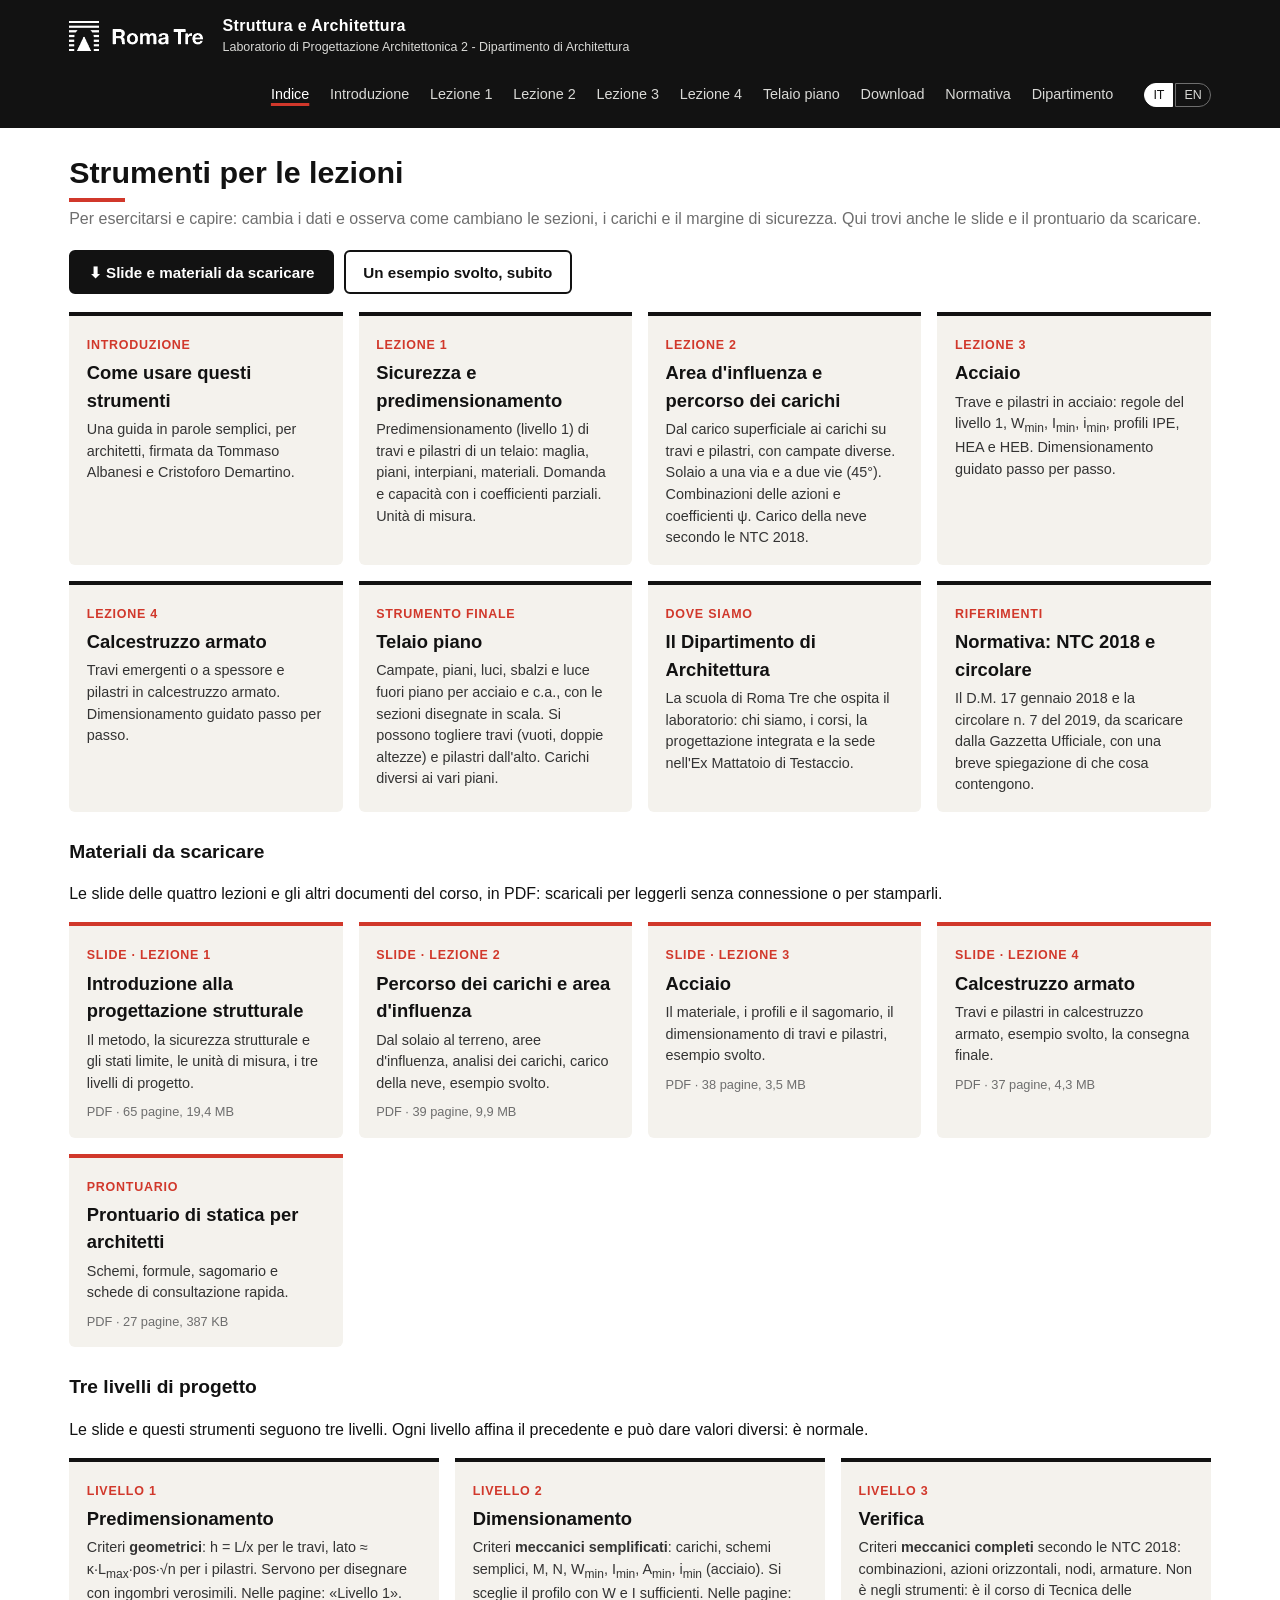
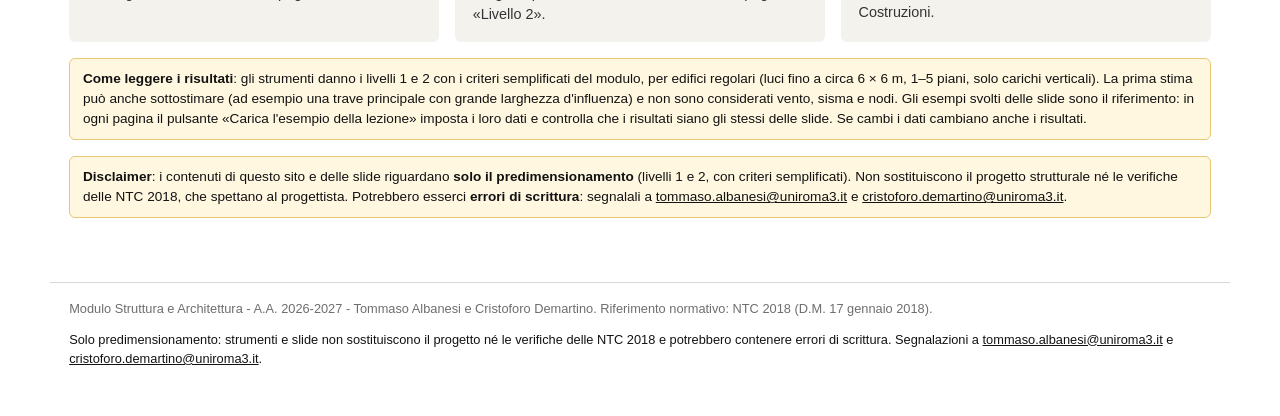
<file: index.html>
<!doctype html>
<html lang="it">
<head>
<meta charset="utf-8">
<meta name="viewport" content="width=device-width, initial-scale=1, viewport-fit=cover">
<meta name="theme-color" content="#121212">
<link rel="icon" href="assets/img/favicon.ico?v=20261124" sizes="48x48">
<link rel="icon" href="assets/img/favicon.svg?v=20261124" type="image/svg+xml">
<link rel="apple-touch-icon" href="assets/img/apple-touch-icon.png?v=20261124">
<title>Struttura e Architettura - Strumenti per le lezioni</title>
<meta name="description" content="Strumenti interattivi e slide da scaricare per il Modulo Struttura e Architettura del Laboratorio di Progettazione Architettonica 2 (Roma Tre).">
<link rel="stylesheet" href="assets/css/style.css?v=20261127">
</head>
<body>
<header class="sito"><div class="in">
  <a href="index.html"><img src="assets/img/logo_romatre_bianco.png" alt="Roma Tre"></a>
  <div class="titolo">Struttura e Architettura<small>Laboratorio di Progettazione Architettonica 2 - Dipartimento di Architettura</small></div>
  <nav aria-label="Navigazione"><a href="index.html" aria-current="page">Indice</a><a href="introduzione.html">Introduzione</a><a href="lezione1.html">Lezione 1</a><a href="lezione2.html">Lezione 2</a><a href="lezione3.html">Lezione 3</a><a href="lezione4.html">Lezione 4</a><a href="telaio.html">Telaio piano</a><a href="index.html#download">Download</a><a href="normativa.html">Normativa</a><a href="dipartimento.html">Dipartimento</a></nav>
</div></header>

<main>
<h1>Strumenti per le lezioni</h1>
<p class="sotto">Per esercitarsi e capire: cambia i dati e osserva come cambiano le sezioni, i carichi e il margine di sicurezza. Qui trovi anche le slide e il prontuario da scaricare.</p>
<p class="azioni"><a class="bottone" href="#download">⬇ Slide e materiali da scaricare</a><a class="bottone chiaro" href="lezione3.html?esempio=1">Un esempio svolto, subito</a></p>

<div class="cards">
  <a class="card" href="introduzione.html"><span class="n">Introduzione</span><h2>Come usare questi strumenti</h2><p>Una guida in parole semplici, per architetti, firmata da Tommaso Albanesi e Cristoforo Demartino.</p></a>
  <a class="card" href="lezione1.html"><span class="n">Lezione 1</span><h2>Sicurezza e predimensionamento</h2><p>Predimensionamento (livello 1) di travi e pilastri di un telaio: maglia, piani, interpiani, materiali. Domanda e capacità con i coefficienti parziali. Unità di misura.</p></a>
  <a class="card" href="lezione2.html"><span class="n">Lezione 2</span><h2>Area d'influenza e percorso dei carichi</h2><p>Dal carico superficiale ai carichi su travi e pilastri, con campate diverse. Solaio a una via e a due vie (45°). Combinazioni delle azioni e coefficienti ψ. Carico della neve secondo le NTC 2018.</p></a>
  <a class="card" href="lezione3.html"><span class="n">Lezione 3</span><h2>Acciaio</h2><p>Trave e pilastri in acciaio: regole del livello 1, W<sub>min</sub>, I<sub>min</sub>, i<sub>min</sub>, profili IPE, HEA e HEB. Dimensionamento guidato passo per passo.</p></a>
  <a class="card" href="lezione4.html"><span class="n">Lezione 4</span><h2>Calcestruzzo armato</h2><p>Travi emergenti o a spessore e pilastri in calcestruzzo armato. Dimensionamento guidato passo per passo.</p></a>
  <a class="card" href="telaio.html"><span class="n">Strumento finale</span><h2>Telaio piano</h2><p>Campate, piani, luci, sbalzi e luce fuori piano per acciaio e c.a., con le sezioni disegnate in scala. Si possono togliere travi (vuoti, doppie altezze) e pilastri dall'alto. Carichi diversi ai vari piani.</p></a>
  <a class="card" href="dipartimento.html"><span class="n">Dove siamo</span><h2>Il Dipartimento di Architettura</h2><p>La scuola di Roma Tre che ospita il laboratorio: chi siamo, i corsi, la progettazione integrata e la sede nell'Ex Mattatoio di Testaccio.</p></a>
  <a class="card" href="normativa.html"><span class="n">Riferimenti</span><h2>Normativa: NTC 2018 e circolare</h2><p>Il D.M. 17 gennaio 2018 e la circolare n. 7 del 2019, da scaricare dalla Gazzetta Ufficiale, con una breve spiegazione di che cosa contengono.</p></a>
</div>

<h2 id="download">Materiali da scaricare</h2>
<p class="sotto" data-en="The slides of the four lectures and the other course documents, in PDF: download them to read offline or print.">Le slide delle quattro lezioni e gli altri documenti del corso, in PDF: scaricali per leggerli senza connessione o per stamparli.</p>
<div class="cards">
  <a class="card pdf" href="pdf/lezione1.pdf" download><span class="n">Slide · Lezione 1</span><h2>Introduzione alla progettazione strutturale</h2><p>Il metodo, la sicurezza strutturale e gli stati limite, le unità di misura, i tre livelli di progetto.</p><span class="info">PDF · <span class="pdf-info" data-pdf="lezione1" data-en="65 pages, 19.4 MB">65 pagine, 19,4 MB</span></span></a>
  <a class="card pdf" href="pdf/lezione2.pdf" download><span class="n">Slide · Lezione 2</span><h2>Percorso dei carichi e area d'influenza</h2><p>Dal solaio al terreno, aree d'influenza, analisi dei carichi, carico della neve, esempio svolto.</p><span class="info">PDF · <span class="pdf-info" data-pdf="lezione2" data-en="39 pages, 9.9 MB">39 pagine, 9,9 MB</span></span></a>
  <a class="card pdf" href="pdf/lezione3.pdf" download><span class="n">Slide · Lezione 3</span><h2>Acciaio</h2><p>Il materiale, i profili e il sagomario, il dimensionamento di travi e pilastri, esempio svolto.</p><span class="info">PDF · <span class="pdf-info" data-pdf="lezione3" data-en="38 pages, 3.5 MB">38 pagine, 3,5 MB</span></span></a>
  <a class="card pdf" href="pdf/lezione4.pdf" download><span class="n">Slide · Lezione 4</span><h2>Calcestruzzo armato</h2><p>Travi e pilastri in calcestruzzo armato, esempio svolto, la consegna finale.</p><span class="info">PDF · <span class="pdf-info" data-pdf="lezione4" data-en="37 pages, 4.3 MB">37 pagine, 4,3 MB</span></span></a>
  <a class="card pdf" href="pdf/prontuario.pdf" download><span class="n">Prontuario</span><h2>Prontuario di statica per architetti</h2><p>Schemi, formule, sagomario e schede di consultazione rapida.</p><span class="info">PDF · <span class="pdf-info" data-pdf="prontuario" data-en="27 pages, 387 KB">27 pagine, 387 KB</span></span></a>
</div>

<h2>Tre livelli di progetto</h2>
<p class="sotto" data-en="The slides and these tools follow three levels. Every level refines the previous one and may give different values: this is normal.">Le slide e questi strumenti seguono tre livelli. Ogni livello affina il precedente e può dare valori diversi: è normale.</p>
<div class="cards">
  <div class="card" style="cursor:default"><span class="n">Livello 1</span><h2>Predimensionamento</h2><p>Criteri <b>geometrici</b>: h = L/x per le travi, lato ≈ κ·L<sub>max</sub>·pos·√n per i pilastri. Servono per disegnare con ingombri verosimili. Nelle pagine: «Livello 1».</p></div>
  <div class="card" style="cursor:default"><span class="n">Livello 2</span><h2>Dimensionamento</h2><p>Criteri <b>meccanici semplificati</b>: carichi, schemi semplici, M, N, W<sub>min</sub>, I<sub>min</sub>, A<sub>min</sub>, i<sub>min</sub> (acciaio). Si sceglie il profilo con W e I sufficienti. Nelle pagine: «Livello 2».</p></div>
  <div class="card" style="cursor:default"><span class="n">Livello 3</span><h2>Verifica</h2><p>Criteri <b>meccanici completi</b> secondo le NTC 2018: combinazioni, azioni orizzontali, nodi, armature. Non è negli strumenti: è il corso di Tecnica delle Costruzioni.</p></div>
</div>
<div class="avviso" data-en="<b>How to read the results</b>: the tools give levels 1 and 2 with the simplified criteria of the module, for regular buildings (spans up to about 6 × 6 m, 1–5 storeys, vertical loads only). The first estimate can also be too low (for example a main beam with a large tributary width), and wind, earthquake and joints are not considered. The examples of the slides are the reference: on every lesson page the button «Carica l'esempio della lezione» loads their data and checks that the results are the same as on the slides. If you change the data, the results change too.">
<b>Come leggere i risultati</b>: gli strumenti danno i livelli 1 e 2 con i criteri semplificati del modulo, per edifici regolari (luci fino a circa 6 × 6 m, 1–5 piani, solo carichi verticali). La prima stima può anche sottostimare (ad esempio una trave principale con grande larghezza d'influenza) e non sono considerati vento, sisma e nodi. Gli esempi svolti delle slide sono il riferimento: in ogni pagina il pulsante «Carica l'esempio della lezione» imposta i loro dati e controlla che i risultati siano gli stessi delle slide. Se cambi i dati cambiano anche i risultati.
</div>

<div class="avviso" id="disclaimer" data-en="<b>Disclaimer</b>: the content of this site and of the slides is <b>for preliminary sizing only</b> (levels 1 and 2, with simplified criteria). It does not replace the structural design or the checks of the NTC 2018, which are the designer's responsibility. There may be <b>typing errors</b>: please report them to <a href='mailto:tommaso.albanesi@uniroma3.it'>tommaso.albanesi@uniroma3.it</a> and <a href='mailto:cristoforo.demartino@uniroma3.it'>cristoforo.demartino@uniroma3.it</a>."><b>Disclaimer</b>: i contenuti di questo sito e delle slide riguardano <b>solo il predimensionamento</b> (livelli 1 e 2, con criteri semplificati). Non sostituiscono il progetto strutturale né le verifiche delle NTC 2018, che spettano al progettista. Potrebbero esserci <b>errori di scrittura</b>: segnalali a <a href="mailto:tommaso.albanesi@uniroma3.it">tommaso.albanesi@uniroma3.it</a> e <a href="mailto:cristoforo.demartino@uniroma3.it">cristoforo.demartino@uniroma3.it</a>.</div>
</main>
<footer class="sito">Modulo Struttura e Architettura - A.A. 2026-2027 - Tommaso Albanesi e Cristoforo Demartino. Riferimento normativo: NTC 2018 (D.M. 17 gennaio 2018).<p class="disclaimer" data-en="Preliminary sizing only: the tools and the slides do not replace the design or the checks of the NTC 2018, and may contain typing errors. Please report them to <a href='mailto:tommaso.albanesi@uniroma3.it'>tommaso.albanesi@uniroma3.it</a> and <a href='mailto:cristoforo.demartino@uniroma3.it'>cristoforo.demartino@uniroma3.it</a>.">Solo predimensionamento: strumenti e slide non sostituiscono il progetto né le verifiche delle NTC 2018 e potrebbero contenere errori di scrittura. Segnalazioni a <a href="mailto:tommaso.albanesi@uniroma3.it">tommaso.albanesi@uniroma3.it</a> e <a href="mailto:cristoforo.demartino@uniroma3.it">cristoforo.demartino@uniroma3.it</a>.</p><div class="contatore"><script type="text/javascript" id="mapmyvisitors" src="//mapmyvisitors.com/map.js?d=8mlh35VvBfbMH0bKw_div-BWzXwgvV7yv6bGNSa0mT0&cl=ffffff&w=a"></script></div></footer>
<script src="assets/js/i18n-en.js?v=20261127"></script>
<script src="assets/js/i18n.js?v=20261127"></script>
</body>
</html>
</file>
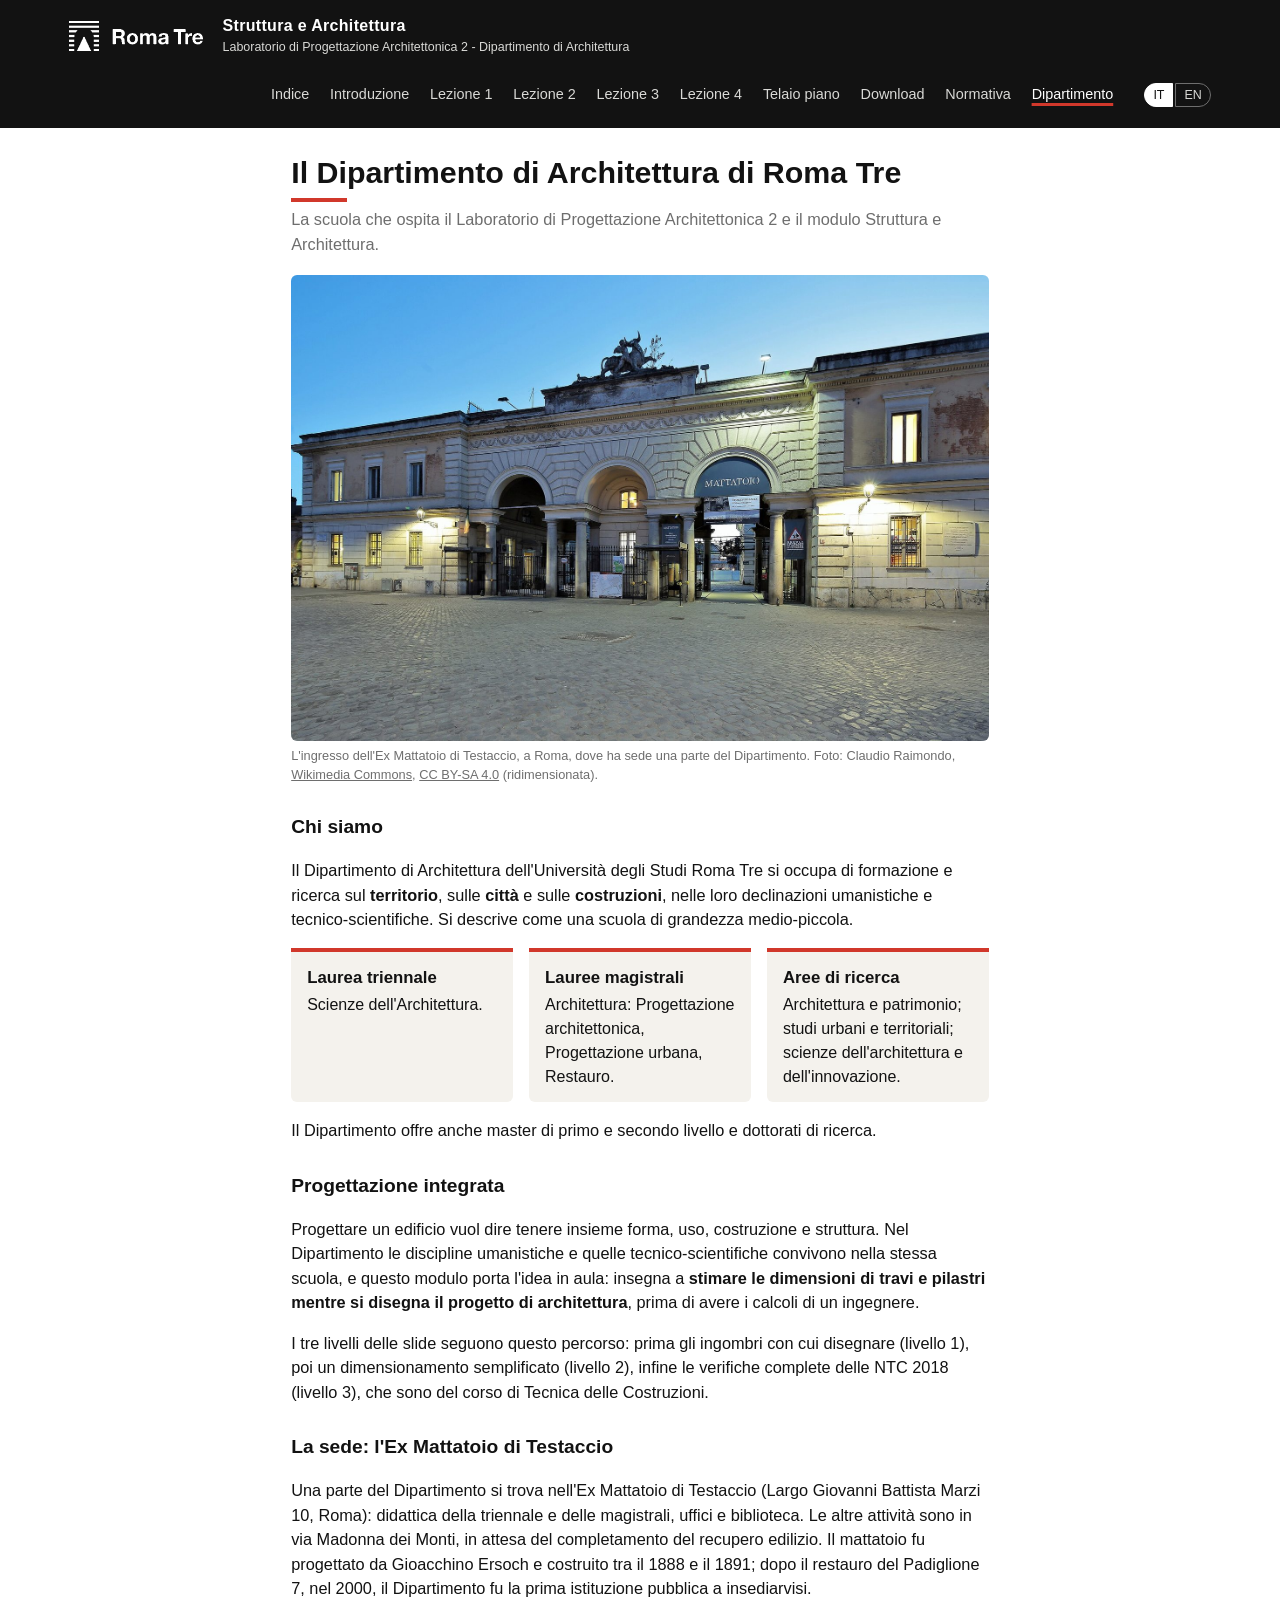
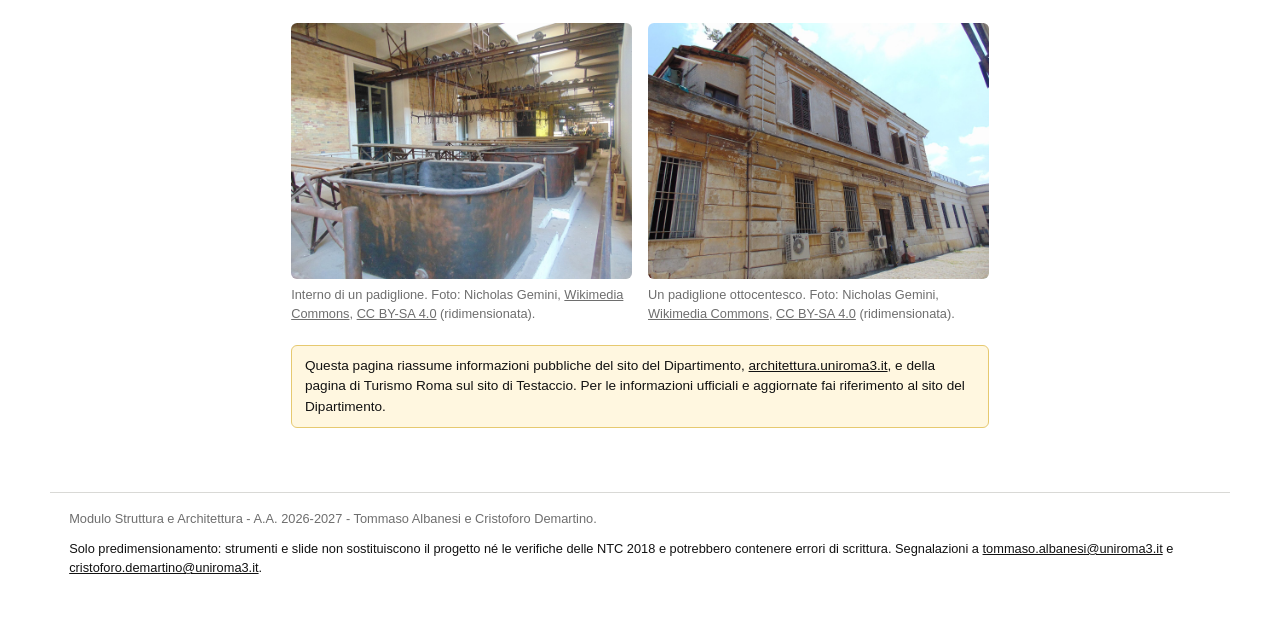
<file: dipartimento.html>
<!doctype html>
<html lang="it">
<head>
<meta charset="utf-8">
<meta name="viewport" content="width=device-width, initial-scale=1, viewport-fit=cover">
<meta name="theme-color" content="#121212">
<link rel="icon" href="assets/img/favicon.ico?v=20261124" sizes="48x48">
<link rel="icon" href="assets/img/favicon.svg?v=20261124" type="image/svg+xml">
<link rel="apple-touch-icon" href="assets/img/apple-touch-icon.png?v=20261124">
<title data-en="Department of Architecture | Structure and Architecture">Dipartimento di Architettura | Struttura e Architettura</title>
<meta name="description" content="Il Dipartimento di Architettura di Roma Tre, sede del Laboratorio di Progettazione Architettonica 2: chi siamo, corsi, sede.">
<link rel="stylesheet" href="assets/css/style.css?v=20261127">
<style>
 .intro{max-width:46rem}
 .intro p,.intro li{font-size:1.02rem}
 .intro h2{margin-top:1.8rem}
 .intro figure{margin:1.2rem 0}
 .intro figure img{width:100%;height:auto;display:block;border-radius:var(--raggio);background:var(--carta)}
 .intro figcaption{font-size:.8rem;color:var(--grigio);margin-top:.35rem}
 .intro figcaption a{color:inherit}
 .idee{display:grid;grid-template-columns:repeat(auto-fit,minmax(220px,1fr));gap:1rem;margin:1rem 0}
 .idee div{background:var(--carta);border-top:4px solid var(--rosso);padding:.8rem 1rem;border-radius:0 0 6px 6px}
 .idee b{display:block;font-size:1.05rem;margin-bottom:.2rem}
 .coppia{display:grid;grid-template-columns:repeat(auto-fit,minmax(240px,1fr));gap:1rem}
 .coppia figure{margin:.4rem 0}
</style>
</head>
<body>
<header class="sito"><div class="in">
  <a href="index.html"><img src="assets/img/logo_romatre_bianco.png" alt="Roma Tre"></a>
  <div class="titolo">Struttura e Architettura<small>Laboratorio di Progettazione Architettonica 2 - Dipartimento di Architettura</small></div>
  <nav aria-label="Navigazione"><a href="index.html">Indice</a><a href="introduzione.html">Introduzione</a><a href="lezione1.html">Lezione 1</a><a href="lezione2.html">Lezione 2</a><a href="lezione3.html">Lezione 3</a><a href="lezione4.html">Lezione 4</a><a href="telaio.html">Telaio piano</a><a href="index.html#download">Download</a><a href="normativa.html">Normativa</a><a href="dipartimento.html" aria-current="page">Dipartimento</a></nav>
</div></header>

<main class="intro">
<h1 data-en="The Department of Architecture of Roma Tre">Il Dipartimento di Architettura di Roma Tre</h1>
<p class="sotto" data-en="The school that hosts the Architectural Design Studio 2 and the Structure and Architecture module.">La scuola che ospita il Laboratorio di Progettazione Architettonica 2 e il modulo Struttura e Architettura.</p>

<figure>
  <img src="assets/img/mattatoio_ingresso.jpg" width="1600" height="1067" alt="L'ingresso dell'Ex Mattatoio di Testaccio, a Roma, al crepuscolo">
  <figcaption data-en="The entrance of the former Testaccio slaughterhouse in Rome, where part of the Department is housed. Photo: Claudio Raimondo, <a href='https://commons.wikimedia.org/wiki/File:Mattatoio_facciata.jpg' rel='noopener'>Wikimedia Commons</a>, <a href='https://creativecommons.org/licenses/by-sa/4.0/' rel='noopener'>CC BY-SA 4.0</a> (resized).">L'ingresso dell'Ex Mattatoio di Testaccio, a Roma, dove ha sede una parte del Dipartimento. Foto: Claudio Raimondo, <a href="https://commons.wikimedia.org/wiki/File:Mattatoio_facciata.jpg" rel="noopener">Wikimedia Commons</a>, <a href="https://creativecommons.org/licenses/by-sa/4.0/" rel="noopener">CC BY-SA 4.0</a> (ridimensionata).</figcaption>
</figure>

<h2 data-en="Who we are">Chi siamo</h2>
<p data-en="The Department of Architecture of Roma Tre University works in teaching and research on the <b>territory</b>, the <b>cities</b> and the <b>buildings</b>, in both their humanistic and their technical-scientific sides. It describes itself as a school of small-to-medium size.">Il Dipartimento di Architettura dell'Università degli Studi Roma Tre si occupa di formazione e ricerca sul <b>territorio</b>, sulle <b>città</b> e sulle <b>costruzioni</b>, nelle loro declinazioni umanistiche e tecnico-scientifiche. Si descrive come una scuola di grandezza medio-piccola.</p>
<div class="idee">
  <div><b data-en="Bachelor's degree">Laurea triennale</b><span data-en="Architecture Sciences (Scienze dell'Architettura).">Scienze dell'Architettura.</span></div>
  <div><b data-en="Master's degrees">Lauree magistrali</b><span data-en="Architecture: Architectural Design, Urban Design, Restoration.">Architettura: Progettazione architettonica, Progettazione urbana, Restauro.</span></div>
  <div><b data-en="Research areas">Aree di ricerca</b><span data-en="Architecture and heritage; urban and territorial studies; architecture sciences and innovation.">Architettura e patrimonio; studi urbani e territoriali; scienze dell'architettura e dell'innovazione.</span></div>
</div>
<p data-en="The Department also runs first- and second-level Master's programmes and doctoral programmes.">Il Dipartimento offre anche master di primo e secondo livello e dottorati di ricerca.</p>

<h2 data-en="Integrated design">Progettazione integrata</h2>
<p data-en="Designing a building means keeping together form, use, construction and structure. In the Department, humanistic and technical-scientific disciplines live in the same school, and this module brings the idea into the studio: it teaches how to <b>estimate the size of beams and columns while the architectural project is being drawn</b>, before an engineer's calculations are available.">Progettare un edificio vuol dire tenere insieme forma, uso, costruzione e struttura. Nel Dipartimento le discipline umanistiche e quelle tecnico-scientifiche convivono nella stessa scuola, e questo modulo porta l'idea in aula: insegna a <b>stimare le dimensioni di travi e pilastri mentre si disegna il progetto di architettura</b>, prima di avere i calcoli di un ingegnere.</p>
<p data-en="The three levels of the slides follow this path: first the overall sizes to draw with (level 1), then a simplified sizing (level 2), finally the full checks of the NTC 2018 (level 3), which belong to the Structural Design course.">I tre livelli delle slide seguono questo percorso: prima gli ingombri con cui disegnare (livello 1), poi un dimensionamento semplificato (livello 2), infine le verifiche complete delle NTC 2018 (livello 3), che sono del corso di Tecnica delle Costruzioni.</p>

<h2 data-en="The seat: the former Testaccio slaughterhouse">La sede: l'Ex Mattatoio di Testaccio</h2>
<p data-en="Part of the Department is housed in the former slaughterhouse of Testaccio (Largo Giovanni Battista Marzi 10, Rome): bachelor's and master's teaching, offices and the library. The other activities are in via Madonna dei Monti, waiting for the restoration works to be completed. The slaughterhouse was designed by Gioacchino Ersoch and built between 1888 and 1891; after the restoration of Pavilion 7 in 2000 the Department was the first public institution to move in.">Una parte del Dipartimento si trova nell'Ex Mattatoio di Testaccio (Largo Giovanni Battista Marzi 10, Roma): didattica della triennale e delle magistrali, uffici e biblioteca. Le altre attività sono in via Madonna dei Monti, in attesa del completamento del recupero edilizio. Il mattatoio fu progettato da Gioacchino Ersoch e costruito tra il 1888 e il 1891; dopo il restauro del Padiglione 7, nel 2000, il Dipartimento fu la prima istituzione pubblica a insediarvisi.</p>
<div class="coppia">
  <figure>
    <img src="assets/img/mattatoio_interno.jpg" width="1600" height="1200" alt="Interno di un padiglione dell'Ex Mattatoio, con vasche in ferro e carriponte" loading="lazy">
    <figcaption data-en="Inside a pavilion. Photo: Nicholas Gemini, <a href='https://commons.wikimedia.org/wiki/File:Mattatoio_Testaccio_(Rome)_01.jpg' rel='noopener'>Wikimedia Commons</a>, <a href='https://creativecommons.org/licenses/by-sa/4.0/' rel='noopener'>CC BY-SA 4.0</a> (resized).">Interno di un padiglione. Foto: Nicholas Gemini, <a href="https://commons.wikimedia.org/wiki/File:Mattatoio_Testaccio_(Rome)_01.jpg" rel="noopener">Wikimedia Commons</a>, <a href="https://creativecommons.org/licenses/by-sa/4.0/" rel="noopener">CC BY-SA 4.0</a> (ridimensionata).</figcaption>
  </figure>
  <figure>
    <img src="assets/img/mattatoio_padiglione.jpg" width="1600" height="1200" alt="Facciata di un padiglione ottocentesco dell'Ex Mattatoio" loading="lazy">
    <figcaption data-en="A nineteenth-century pavilion. Photo: Nicholas Gemini, <a href='https://commons.wikimedia.org/wiki/File:Mattatoio_Testaccio_(Rome)_14.jpg' rel='noopener'>Wikimedia Commons</a>, <a href='https://creativecommons.org/licenses/by-sa/4.0/' rel='noopener'>CC BY-SA 4.0</a> (resized).">Un padiglione ottocentesco. Foto: Nicholas Gemini, <a href="https://commons.wikimedia.org/wiki/File:Mattatoio_Testaccio_(Rome)_14.jpg" rel="noopener">Wikimedia Commons</a>, <a href="https://creativecommons.org/licenses/by-sa/4.0/" rel="noopener">CC BY-SA 4.0</a> (ridimensionata).</figcaption>
  </figure>
</div>

<div class="avviso" data-en="This page summarises public information from the website of the Department, <a href='https://architettura.uniroma3.it/' rel='noopener'>architettura.uniroma3.it</a>, and from the Turismo Roma page on the Testaccio site. For official and up-to-date information refer to the Department's website.">Questa pagina riassume informazioni pubbliche del sito del Dipartimento, <a href="https://architettura.uniroma3.it/" rel="noopener">architettura.uniroma3.it</a>, e della pagina di Turismo Roma sul sito di Testaccio. Per le informazioni ufficiali e aggiornate fai riferimento al sito del Dipartimento.</div>
</main>
<footer class="sito">Modulo Struttura e Architettura - A.A. 2026-2027 - Tommaso Albanesi e Cristoforo Demartino.<p class="disclaimer" data-en="Preliminary sizing only: the tools and the slides do not replace the design or the checks of the NTC 2018, and may contain typing errors. Please report them to <a href='mailto:tommaso.albanesi@uniroma3.it'>tommaso.albanesi@uniroma3.it</a> and <a href='mailto:cristoforo.demartino@uniroma3.it'>cristoforo.demartino@uniroma3.it</a>.">Solo predimensionamento: strumenti e slide non sostituiscono il progetto né le verifiche delle NTC 2018 e potrebbero contenere errori di scrittura. Segnalazioni a <a href="mailto:tommaso.albanesi@uniroma3.it">tommaso.albanesi@uniroma3.it</a> e <a href="mailto:cristoforo.demartino@uniroma3.it">cristoforo.demartino@uniroma3.it</a>.</p><div class="contatore"><script type="text/javascript" id="mapmyvisitors" src="//mapmyvisitors.com/map.js?d=8mlh35VvBfbMH0bKw_div-BWzXwgvV7yv6bGNSa0mT0&cl=ffffff&w=a"></script></div></footer>
<script src="assets/js/i18n-en.js?v=20261127"></script>
<script src="assets/js/i18n.js?v=20261127"></script>
</body>
</html>
</file>
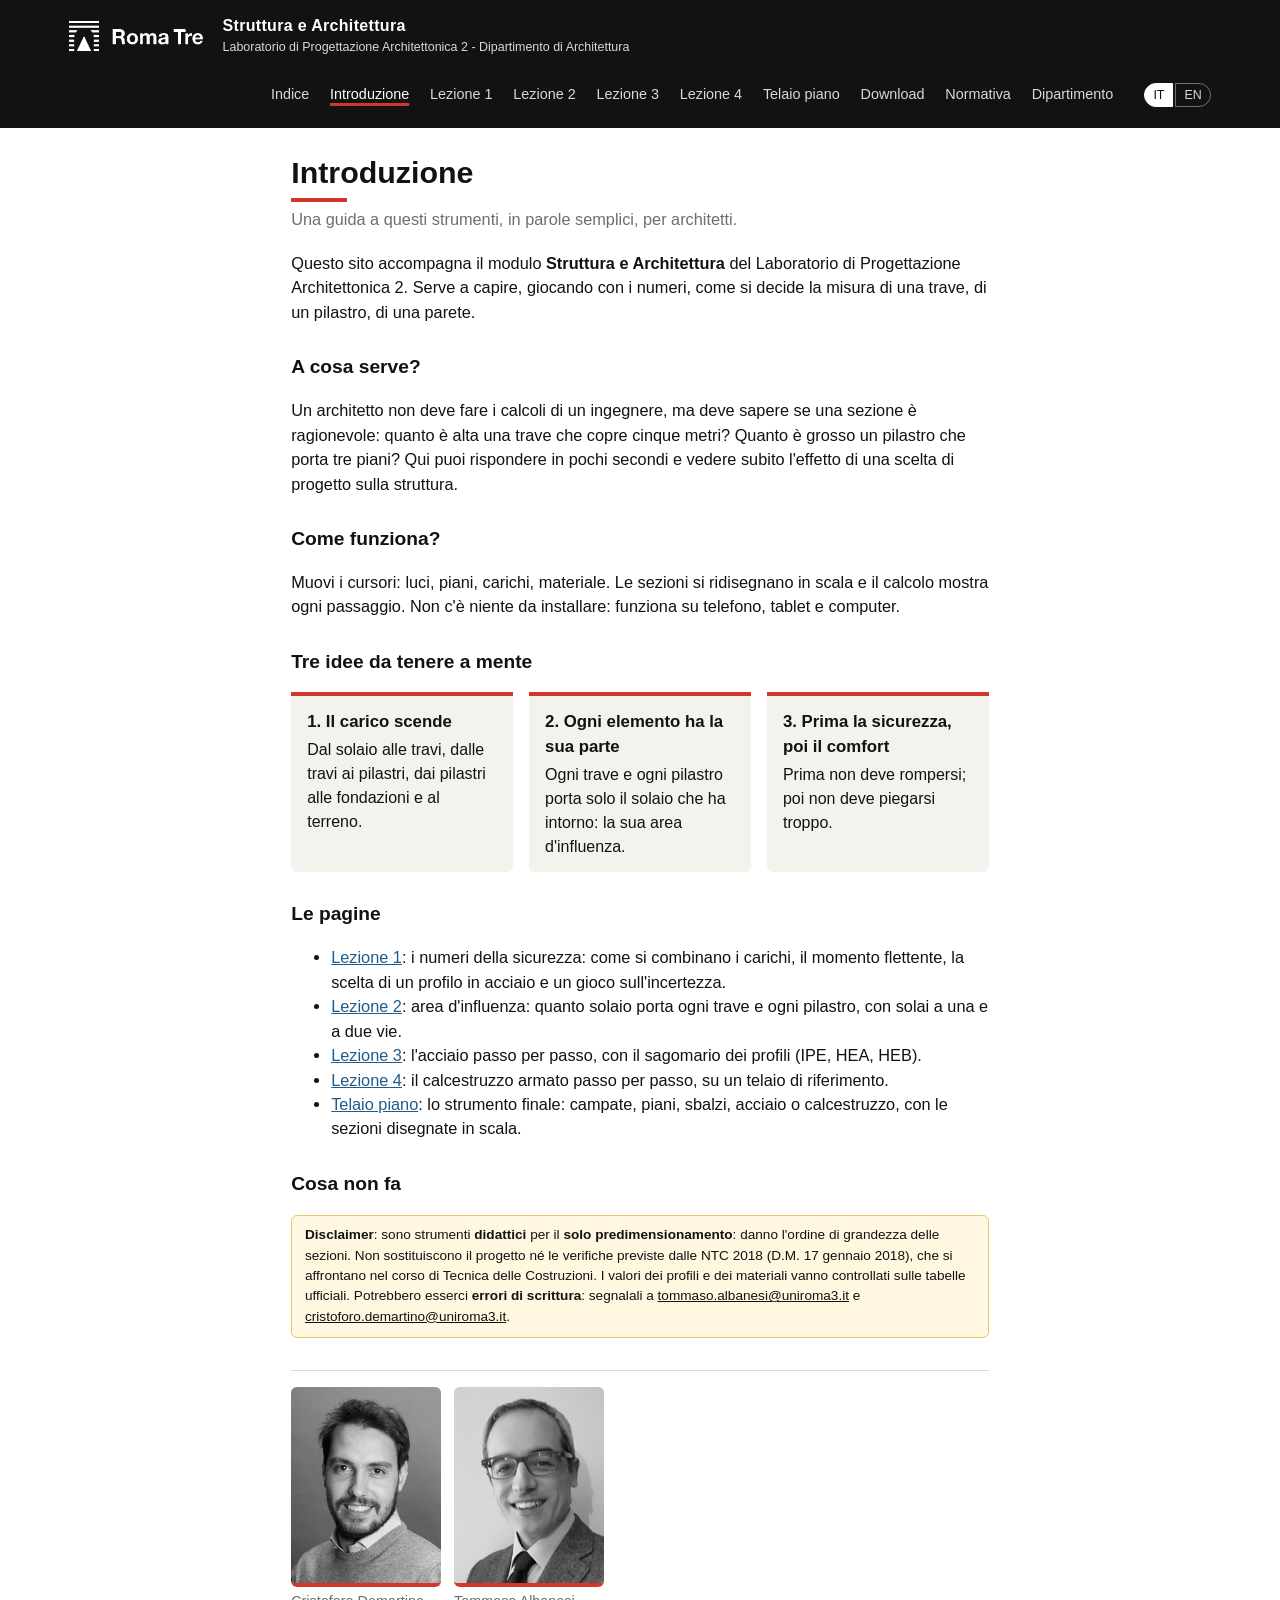
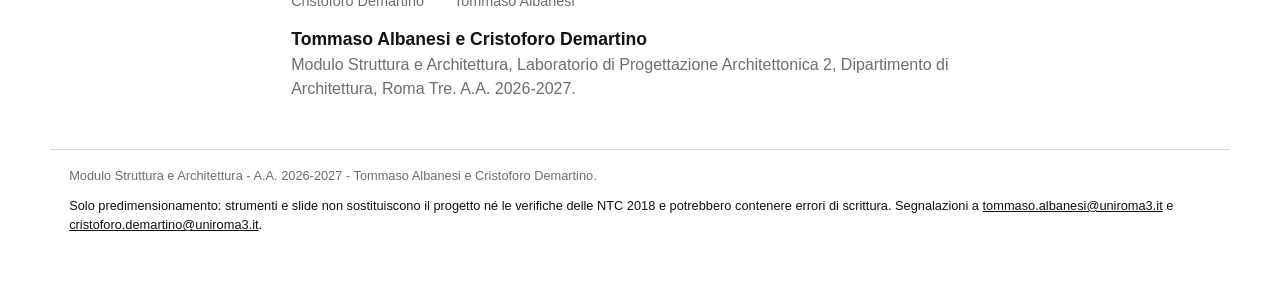
<file: introduzione.html>
<!doctype html>
<html lang="it">
<head>
<meta charset="utf-8">
<meta name="viewport" content="width=device-width, initial-scale=1, viewport-fit=cover">
<meta name="theme-color" content="#121212">
<link rel="icon" href="assets/img/favicon.ico?v=20261124" sizes="48x48">
<link rel="icon" href="assets/img/favicon.svg?v=20261124" type="image/svg+xml">
<link rel="apple-touch-icon" href="assets/img/apple-touch-icon.png?v=20261124">
<title data-en="Introduction | Structure and Architecture">Introduzione | Struttura e Architettura</title>
<meta name="description" content="Introduzione agli strumenti interattivi del modulo Struttura e Architettura, spiegata per architetti.">
<link rel="stylesheet" href="assets/css/style.css?v=20261127">
<style>
 .intro{max-width:46rem}
 .intro p,.intro li{font-size:1.02rem}
 .intro h2{margin-top:1.8rem}
 .firma{margin-top:2rem;padding-top:1rem;border-top:1px solid var(--grigio-chiaro)}
 .firma b{font-size:1.1rem}
 .autori{margin:0 0 1rem;display:flex;flex-wrap:wrap;gap:.8rem;align-items:flex-end}
 .autori figure{margin:0;width:150px}
 .autori img{display:block;width:150px;height:200px;object-fit:cover;object-position:50% 20%;border-radius:6px;border-bottom:4px solid var(--rosso);background:var(--grigio-chiaro)}
 .autori figcaption{margin-top:.35rem;font-size:.9rem;line-height:1.25;color:var(--grigio)}
 .idee{display:grid;grid-template-columns:repeat(auto-fit,minmax(220px,1fr));gap:1rem;margin:1rem 0}
 .idee div{background:var(--carta);border-top:4px solid var(--rosso);padding:.8rem 1rem;border-radius:0 0 6px 6px}
 .idee b{display:block;font-size:1.05rem;margin-bottom:.2rem}
</style>
</head>
<body>
<header class="sito"><div class="in">
  <a href="index.html"><img src="assets/img/logo_romatre_bianco.png" alt="Roma Tre"></a>
  <div class="titolo">Struttura e Architettura<small>Laboratorio di Progettazione Architettonica 2 - Dipartimento di Architettura</small></div>
  <nav aria-label="Navigazione"><a href="index.html">Indice</a><a href="introduzione.html" aria-current="page">Introduzione</a><a href="lezione1.html">Lezione 1</a><a href="lezione2.html">Lezione 2</a><a href="lezione3.html">Lezione 3</a><a href="lezione4.html">Lezione 4</a><a href="telaio.html">Telaio piano</a><a href="index.html#download">Download</a><a href="normativa.html">Normativa</a><a href="dipartimento.html">Dipartimento</a></nav>
</div></header>

<main class="intro">
<h1 data-en="Introduction">Introduzione</h1>
<p class="sotto" data-en="A guide to these tools, in plain words, for architects.">Una guida a questi strumenti, in parole semplici, per architetti.</p>

<p data-en="This site goes with the <b>Structure and Architecture</b> module of the Architectural Design Studio 2. It helps you understand, by playing with the numbers, how the size of a beam, a column or a wall is decided.">Questo sito accompagna il modulo <b>Struttura e Architettura</b> del Laboratorio di Progettazione Architettonica 2. Serve a capire, giocando con i numeri, come si decide la misura di una trave, di un pilastro, di una parete.</p>

<h2 data-en="What is it for?">A cosa serve?</h2>
<p data-en="An architect does not need to do an engineer's calculations, but needs to know whether a section is reasonable: how deep is a beam that spans five metres? How big is a column that carries three storeys? Here you can answer in a few seconds, and see at once what a design choice does to the structure.">Un architetto non deve fare i calcoli di un ingegnere, ma deve sapere se una sezione è ragionevole: quanto è alta una trave che copre cinque metri? Quanto è grosso un pilastro che porta tre piani? Qui puoi rispondere in pochi secondi e vedere subito l'effetto di una scelta di progetto sulla struttura.</p>

<h2 data-en="How does it work?">Come funziona?</h2>
<p data-en="Move the sliders: spans, storeys, loads, material. The sections are redrawn to scale and the calculation shows every step. There is nothing to install: it works on a phone, a tablet and a computer.">Muovi i cursori: luci, piani, carichi, materiale. Le sezioni si ridisegnano in scala e il calcolo mostra ogni passaggio. Non c'è niente da installare: funziona su telefono, tablet e computer.</p>

<h2 data-en="Three ideas to keep in mind">Tre idee da tenere a mente</h2>
<div class="idee">
  <div><b data-en="1. Loads travel down">1. Il carico scende</b><span data-en="From the slab to the beams, from the beams to the columns, from the columns to the foundations and the ground.">Dal solaio alle travi, dalle travi ai pilastri, dai pilastri alle fondazioni e al terreno.</span></div>
  <div><b data-en="2. Every element has its share">2. Ogni elemento ha la sua parte</b><span data-en="Each beam and each column carries only the slab around it: its tributary area.">Ogni trave e ogni pilastro porta solo il solaio che ha intorno: la sua area d'influenza.</span></div>
  <div><b data-en="3. Safety first, then comfort">3. Prima la sicurezza, poi il comfort</b><span data-en="First it must not break; then it must not sag too much.">Prima non deve rompersi; poi non deve piegarsi troppo.</span></div>
</div>

<h2 data-en="The pages">Le pagine</h2>
<ul>
  <li><a href="lezione1.html" data-en="Lesson 1">Lezione 1</a>: <span data-en="the numbers of safety: how loads are combined, the bending moment, the choice of a steel profile, and a game on uncertainty.">i numeri della sicurezza: come si combinano i carichi, il momento flettente, la scelta di un profilo in acciaio e un gioco sull'incertezza.</span></li>
  <li><a href="lezione2.html" data-en="Lesson 2">Lezione 2</a>: <span data-en="tributary areas: how much slab each beam and each column carries, with one-way and two-way slabs.">area d'influenza: quanto solaio porta ogni trave e ogni pilastro, con solai a una e a due vie.</span></li>
  <li><a href="lezione3.html" data-en="Lesson 3">Lezione 3</a>: <span data-en="steel, step by step, with the steel section tables (IPE, HEA, HEB).">l'acciaio passo per passo, con il sagomario dei profili (IPE, HEA, HEB).</span></li>
  <li><a href="lezione4.html" data-en="Lesson 4">Lezione 4</a>: <span data-en="reinforced concrete, step by step, on a reference frame.">il calcestruzzo armato passo per passo, su un telaio di riferimento.</span></li>
  <li><a href="telaio.html" data-en="Planar frame">Telaio piano</a>: <span data-en="the final tool: spans, storeys, cantilevers, steel or concrete, with the sections drawn to scale.">lo strumento finale: campate, piani, sbalzi, acciaio o calcestruzzo, con le sezioni disegnate in scala.</span></li>
</ul>

<h2 data-en="What it does not do">Cosa non fa</h2>
<div class="avviso" id="disclaimer" data-en="<b>Disclaimer</b>: these are <b>teaching</b> tools <b>for preliminary sizing only</b>: they give the order of magnitude of the sections. They do not replace the design or the checks required by the NTC 2018 (Italian Ministerial Decree of 17 January 2018), which are covered in the Structural Design course. Section and material values must be checked against the official tables. There may be <b>typing errors</b>: please report them to <a href='mailto:tommaso.albanesi@uniroma3.it'>tommaso.albanesi@uniroma3.it</a> and <a href='mailto:cristoforo.demartino@uniroma3.it'>cristoforo.demartino@uniroma3.it</a>."><b>Disclaimer</b>: sono strumenti <b>didattici</b> per il <b>solo predimensionamento</b>: danno l'ordine di grandezza delle sezioni. Non sostituiscono il progetto né le verifiche previste dalle NTC 2018 (D.M. 17 gennaio 2018), che si affrontano nel corso di Tecnica delle Costruzioni. I valori dei profili e dei materiali vanno controllati sulle tabelle ufficiali. Potrebbero esserci <b>errori di scrittura</b>: segnalali a <a href="mailto:tommaso.albanesi@uniroma3.it">tommaso.albanesi@uniroma3.it</a> e <a href="mailto:cristoforo.demartino@uniroma3.it">cristoforo.demartino@uniroma3.it</a>.</div>

<div class="firma">
  <div class="autori">
    <figure><img src="assets/img/autori_1.jpg" alt="" width="150" height="200" loading="lazy"><figcaption>Cristoforo Demartino</figcaption></figure>
    <figure><img src="assets/img/autori_2.jpg" alt="" width="150" height="200" loading="lazy"><figcaption>Tommaso Albanesi</figcaption></figure>
  </div>
  <b>Tommaso Albanesi e Cristoforo Demartino</b><br>
  <span data-en="Structure and Architecture module, Architectural Design Studio 2, Department of Architecture, Roma Tre. Academic year 2026-2027." style="color:var(--grigio)">Modulo Struttura e Architettura, Laboratorio di Progettazione Architettonica 2, Dipartimento di Architettura, Roma Tre. A.A. 2026-2027.</span>
</div>
</main>
<footer class="sito">Modulo Struttura e Architettura - A.A. 2026-2027 - Tommaso Albanesi e Cristoforo Demartino.<p class="disclaimer" data-en="Preliminary sizing only: the tools and the slides do not replace the design or the checks of the NTC 2018, and may contain typing errors. Please report them to <a href='mailto:tommaso.albanesi@uniroma3.it'>tommaso.albanesi@uniroma3.it</a> and <a href='mailto:cristoforo.demartino@uniroma3.it'>cristoforo.demartino@uniroma3.it</a>.">Solo predimensionamento: strumenti e slide non sostituiscono il progetto né le verifiche delle NTC 2018 e potrebbero contenere errori di scrittura. Segnalazioni a <a href="mailto:tommaso.albanesi@uniroma3.it">tommaso.albanesi@uniroma3.it</a> e <a href="mailto:cristoforo.demartino@uniroma3.it">cristoforo.demartino@uniroma3.it</a>.</p><div class="contatore"><script type="text/javascript" id="mapmyvisitors" src="//mapmyvisitors.com/map.js?d=8mlh35VvBfbMH0bKw_div-BWzXwgvV7yv6bGNSa0mT0&cl=ffffff&w=a"></script></div></footer>
<script src="assets/js/i18n-en.js?v=20261127"></script>
<script src="assets/js/i18n.js?v=20261127"></script>
</body>
</html>
</file>
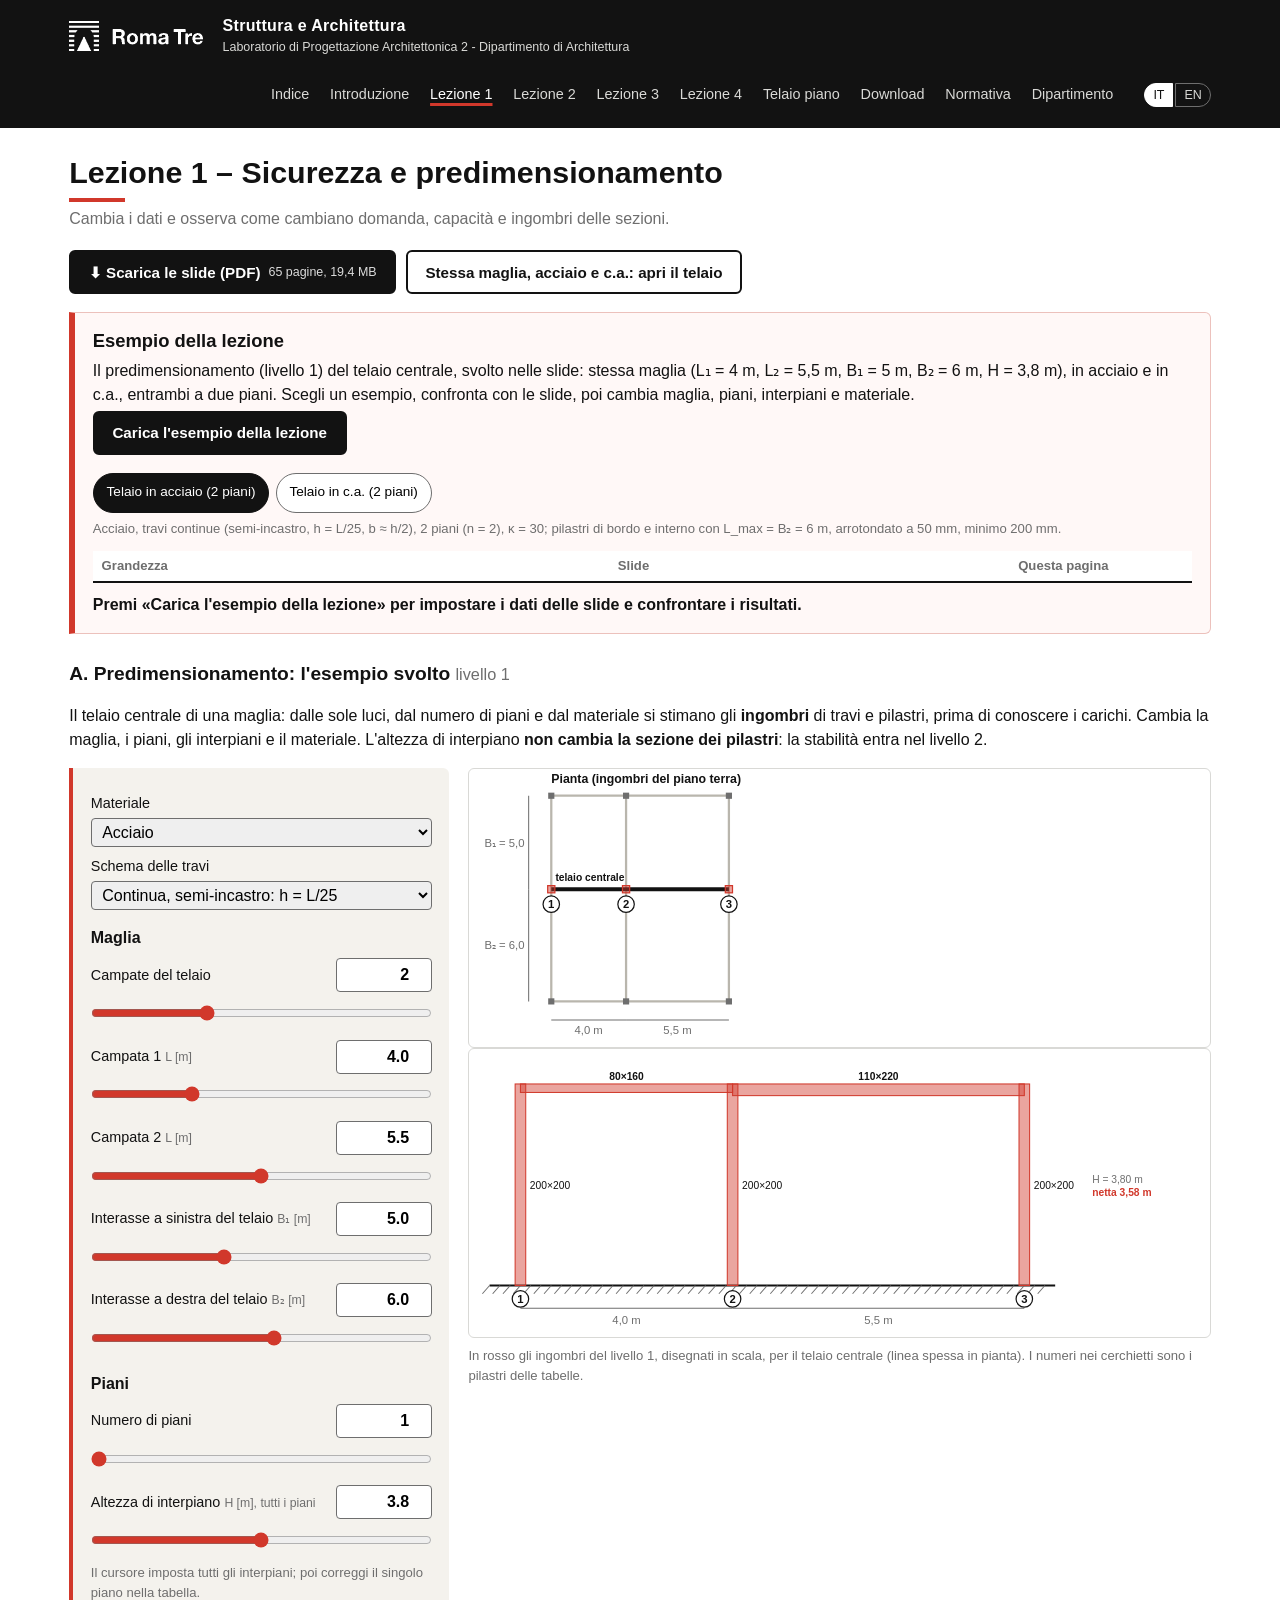
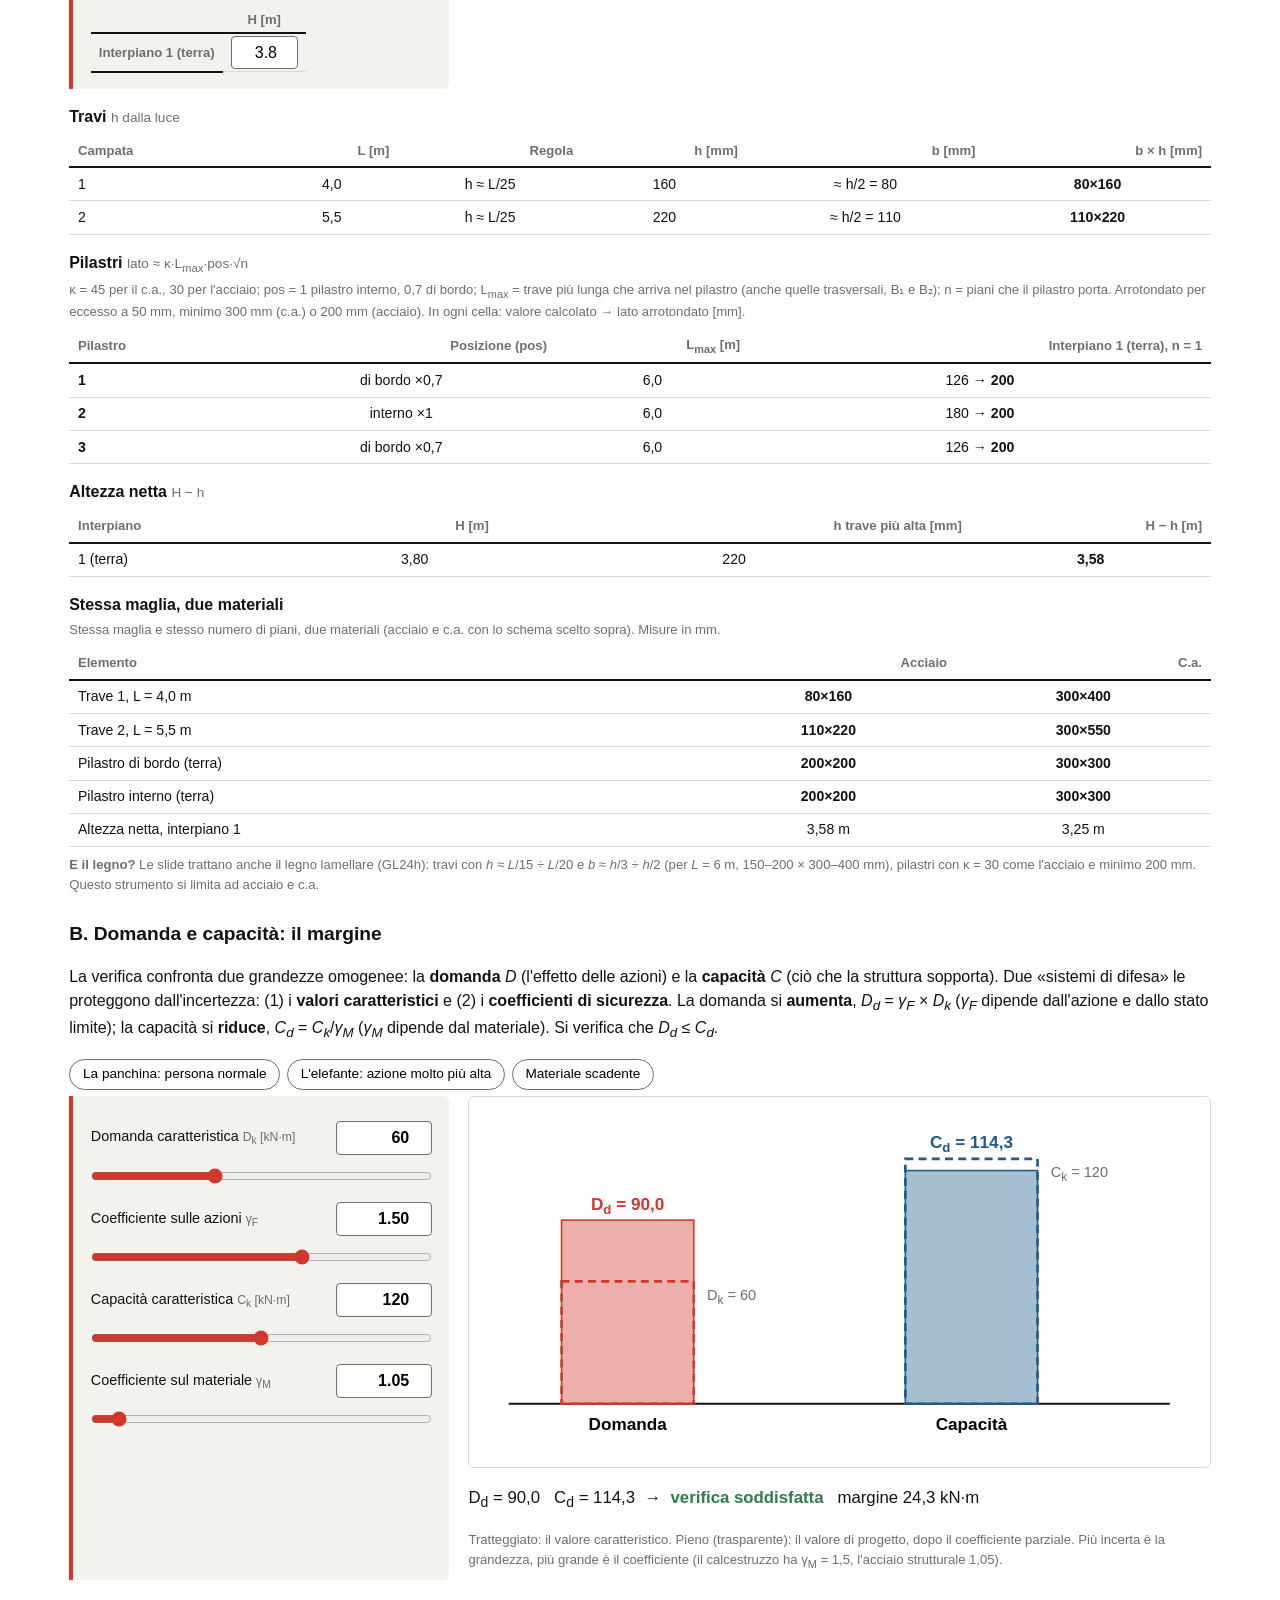
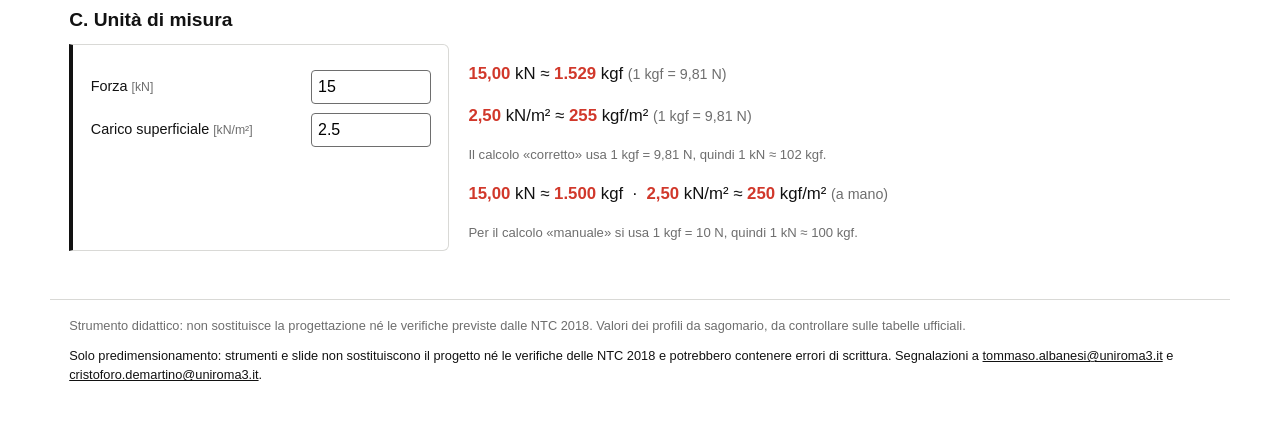
<file: lezione1.html>
<!doctype html>
<html lang="it">
<head>
<meta charset="utf-8">
<meta name="viewport" content="width=device-width, initial-scale=1, viewport-fit=cover">
<meta name="theme-color" content="#121212">
<link rel="icon" href="assets/img/favicon.ico?v=20261124" sizes="48x48">
<link rel="icon" href="assets/img/favicon.svg?v=20261124" type="image/svg+xml">
<link rel="apple-touch-icon" href="assets/img/apple-touch-icon.png?v=20261124">
<title>Lezione 1 – Sicurezza e predimensionamento | Struttura e Architettura</title>
<meta name="description" content="Strumento interattivo per la lezione 1: predimensionamento (livello 1) di travi e pilastri di un telaio, domanda e capacità con i coefficienti parziali, unità di misura. Slide da scaricare.">
<link rel="stylesheet" href="assets/css/style.css?v=20261127">
<style>
 [hidden]{display:none !important}
 table.mx{width:auto;font-size:.8rem}
 table.mx th,table.mx td{padding:.15rem .5rem;text-align:center}
 table.mx th[scope=row]{text-align:left;white-space:nowrap}
 table.mx input.num{width:4.2rem;padding:.2rem .3rem;border:1px solid var(--grigio);border-radius:4px;font:inherit;font-size:max(16px,1rem);text-align:right}
 .liv{display:inline-block;background:var(--rosso);color:#fff;font-size:.68rem;font-weight:700;letter-spacing:.04em;padding:.1rem .45rem;margin-right:.4rem;vertical-align:middle}
 #tTrAv td,#tPil1 td,#tNetta td,#tTre td{text-align:center}
 #tTrAv td:first-child,#tPil1 td:first-child,#tNetta td:first-child,#tTre td:first-child{text-align:left}
</style>
</head>
<body>
<header class="sito"><div class="in">
  <a href="index.html"><img src="assets/img/logo_romatre_bianco.png" alt="Roma Tre"></a>
  <div class="titolo">Struttura e Architettura<small>Laboratorio di Progettazione Architettonica 2 - Dipartimento di Architettura</small></div>
  <nav aria-label="Navigazione"><a href="index.html">Indice</a><a href="introduzione.html">Introduzione</a><a href="lezione1.html" aria-current="page">Lezione 1</a><a href="lezione2.html">Lezione 2</a><a href="lezione3.html">Lezione 3</a><a href="lezione4.html">Lezione 4</a><a href="telaio.html">Telaio piano</a><a href="index.html#download">Download</a><a href="normativa.html">Normativa</a><a href="dipartimento.html">Dipartimento</a></nav>
</div></header>

<main>
<h1>Lezione 1 – Sicurezza e predimensionamento</h1>
<p class="sotto">Cambia i dati e osserva come cambiano domanda, capacità e ingombri delle sezioni.</p>
<p class="azioni"><a class="bottone" href="pdf/lezione1.pdf" download>⬇ Scarica le slide (PDF) <small class="pdf-info" data-pdf="lezione1" data-en="65 pages, 19.4 MB">65 pagine, 19,4 MB</small></a><a class="bottone chiaro" href="telaio.html?materiale=acciaio&amp;piani=2&amp;luci=6,6&amp;H=3.5&amp;B=6">Stessa maglia, acciaio e c.a.: apri il telaio</a></p>
<section id="esempio" class="esempio-lezione" aria-label="Esempio della lezione"></section>

<h2 id="predim">A. Predimensionamento: l'esempio svolto <span class="unita">livello 1</span></h2>
<p data-en="The central frame of a grid: from the spans, the number of storeys and the material alone we estimate the &lt;b&gt;overall sizes&lt;/b&gt; of beams and columns, before knowing the loads. Change the grid, the storeys, the storey heights and the material. The storey height &lt;b&gt;does not change the section of the columns&lt;/b&gt;: stability is part of level 2.">Il telaio centrale di una maglia: dalle sole luci, dal numero di piani e dal materiale si stimano gli <b>ingombri</b> di travi e pilastri, prima di conoscere i carichi. Cambia la maglia, i piani, gli interpiani e il materiale. L'altezza di interpiano <b>non cambia la sezione dei pilastri</b>: la stabilità entra nel livello 2.</p>
<div class="griglia due">
  <div class="pannello">
    <div class="campo"><label for="mat">Materiale</label>
      <select id="mat"><option value="acciaio" selected>Acciaio</option><option value="ca">Calcestruzzo armato</option></select></div>
    <div class="campo" id="rAc"><label for="schAc">Schema delle travi</label>
      <select id="schAc"><option value="appoggiata">Appoggiata: h = L/20</option><option value="semi" selected>Continua, semi-incastro: h = L/25</option><option value="incastro">Incastro-incastro: h = L/30</option></select></div>
    <div class="campo" id="rCa" hidden><label for="tipoCa">Travi in c.a.</label>
      <select id="tipoCa"><option value="emergente" selected>Emergenti: h = L/10, b = 300 mm</option><option value="spessore">A spessore: h = L<sub>solaio</sub>/25, b = L/6</option></select></div>
    <h3>Maglia</h3>
    <div class="campo"><label for="nc">Campate del telaio</label><output id="ncv"></output><input type="range" id="nc" min="1" max="4" step="1" value="2"></div>
    <div id="campate"></div>
    <div class="campo"><label for="B1">Interasse a sinistra del telaio <span class="unita">B₁ [m]</span></label><output id="B1v"></output><input type="range" id="B1" min="2.5" max="9" step="0.1" value="5"></div>
    <div class="campo"><label for="B2">Interasse a destra del telaio <span class="unita">B₂ [m]</span></label><output id="B2v"></output><input type="range" id="B2" min="2.5" max="9" step="0.1" value="6"></div>
    <h3>Piani</h3>
    <div class="campo"><label for="n">Numero di piani</label><output id="nv"></output><input type="range" id="n" min="1" max="6" step="1" value="1"></div>
    <div class="campo"><label for="H">Altezza di interpiano <span class="unita">H [m], tutti i piani</span></label><output id="Hv"></output><input type="range" id="H" min="2.6" max="5" step="0.1" value="3.8"></div>
    <p class="nota" style="margin:-.2rem 0 .3rem" data-en="The slider sets all the storeys; then correct each one in the table.">Il cursore imposta tutti gli interpiani; poi correggi il singolo piano nella tabella.</p>
    <div id="altezze" class="scroll" role="group" aria-label="Altezze di interpiano"></div>
  </div>
  <div>
    <svg id="pianta1" class="fig" role="img" aria-label="Pianta della maglia con il telaio centrale e gli ingombri dei pilastri"></svg>
    <svg id="prosp1" class="fig" role="img" aria-label="Prospetto del telaio centrale con gli ingombri di travi e pilastri"></svg>
    <p class="nota" data-en="In red, the overall sizes (level 1) drawn to scale, from the central frame (thick line in the plan). The numbers in the circles are the columns of the tables.">In rosso gli ingombri del livello 1, disegnati in scala, per il telaio centrale (linea spessa in pianta). I numeri nei cerchietti sono i pilastri delle tabelle.</p>
  </div>
</div>
<h3>Travi <span class="unita">h dalla luce</span></h3>
<div class="scroll"><table id="tTrAv" aria-label="Ingombri delle travi"></table></div>
<h3>Pilastri <span class="unita">lato ≈ κ·L<sub>max</sub>·pos·√n</span></h3>
<p class="nota" style="margin-top:-.2rem" data-en="κ = 45 for r.c., 30 for steel; pos = 1 interior column, 0,7 edge column; L&lt;sub&gt;max&lt;/sub&gt; = longest beam arriving at the column (also the transverse ones, B₁ and B₂); n = storeys carried by the column. Rounded up to 50 mm, minimum 300 mm (r.c.) or 200 mm (steel). In each cell: calculated value → rounded size.">κ = 45 per il c.a., 30 per l'acciaio; pos = 1 pilastro interno, 0,7 di bordo; L<sub>max</sub> = trave più lunga che arriva nel pilastro (anche quelle trasversali, B₁ e B₂); n = piani che il pilastro porta. Arrotondato per eccesso a 50 mm, minimo 300 mm (c.a.) o 200 mm (acciaio). In ogni cella: valore calcolato → lato arrotondato [mm].</p>
<div class="scroll"><table id="tPil1" aria-label="Ingombri dei pilastri"></table></div>
<h3>Altezza netta <span class="unita">H − h</span></h3>
<div class="scroll"><table id="tNetta" aria-label="Altezza netta degli interpiani"></table></div>
<h3>Stessa maglia, due materiali</h3>
<p class="nota" style="margin-top:-.2rem" data-en="The same grid and the same number of storeys, two materials (steel and r.c. with the layout chosen above). Sizes in mm.">Stessa maglia e stesso numero di piani, due materiali (acciaio e c.a. con lo schema scelto sopra). Misure in mm.</p>
<div class="scroll"><table id="tTre" aria-label="Confronto dei due materiali"></table></div>
<p class="nota" data-en="&lt;b&gt;And timber?&lt;/b&gt; The slides also cover glued laminated timber (GL24h): beams with &lt;i&gt;h&lt;/i&gt; ≈ &lt;i&gt;L&lt;/i&gt;/15 ÷ &lt;i&gt;L&lt;/i&gt;/20 and &lt;i&gt;b&lt;/i&gt; ≈ &lt;i&gt;h&lt;/i&gt;/3 ÷ &lt;i&gt;h&lt;/i&gt;/2 (for &lt;i&gt;L&lt;/i&gt; = 6 m, 150–200 × 300–400 mm), columns with κ = 30 as for steel and a minimum of 200 mm. This tool is limited to steel and r.c."><b>E il legno?</b> Le slide trattano anche il legno lamellare (GL24h): travi con <i>h</i> ≈ <i>L</i>/15 ÷ <i>L</i>/20 e <i>b</i> ≈ <i>h</i>/3 ÷ <i>h</i>/2 (per <i>L</i> = 6 m, 150–200 × 300–400 mm), pilastri con κ = 30 come l'acciaio e minimo 200 mm. Questo strumento si limita ad acciaio e c.a.</p>

<h2 id="margine">B. Domanda e capacità: il margine</h2>
<p data-en="The check compares two homogeneous quantities: the &lt;b&gt;demand&lt;/b&gt; &lt;i&gt;D&lt;/i&gt; (the effect of the actions) and the &lt;b&gt;capacity&lt;/b&gt; &lt;i&gt;C&lt;/i&gt; (what the structure can bear). Two «defence systems» protect them from uncertainty: (1) &lt;b&gt;characteristic values&lt;/b&gt; and (2) &lt;b&gt;safety factors&lt;/b&gt;. The demand is &lt;b&gt;increased&lt;/b&gt;, &lt;i&gt;D&lt;sub&gt;d&lt;/sub&gt;&lt;/i&gt; = &lt;i&gt;γ&lt;sub&gt;F&lt;/sub&gt;&lt;/i&gt; × &lt;i&gt;D&lt;sub&gt;k&lt;/sub&gt;&lt;/i&gt; (&lt;i&gt;γ&lt;sub&gt;F&lt;/sub&gt;&lt;/i&gt; depends on the action and on the limit state); the capacity is &lt;b&gt;reduced&lt;/b&gt;, &lt;i&gt;C&lt;sub&gt;d&lt;/sub&gt;&lt;/i&gt; = &lt;i&gt;C&lt;sub&gt;k&lt;/sub&gt;&lt;/i&gt;/&lt;i&gt;γ&lt;sub&gt;M&lt;/sub&gt;&lt;/i&gt; (&lt;i&gt;γ&lt;sub&gt;M&lt;/sub&gt;&lt;/i&gt; depends on the material). We check that &lt;i&gt;D&lt;sub&gt;d&lt;/sub&gt;&lt;/i&gt; ≤ &lt;i&gt;C&lt;sub&gt;d&lt;/sub&gt;&lt;/i&gt;.">La verifica confronta due grandezze omogenee: la <b>domanda</b> <i>D</i> (l'effetto delle azioni) e la <b>capacità</b> <i>C</i> (ciò che la struttura sopporta). Due «sistemi di difesa» le proteggono dall'incertezza: (1) i <b>valori caratteristici</b> e (2) i <b>coefficienti di sicurezza</b>. La domanda si <b>aumenta</b>, <i>D<sub>d</sub></i> = <i>γ<sub>F</sub></i> × <i>D<sub>k</sub></i> (<i>γ<sub>F</sub></i> dipende dall'azione e dallo stato limite); la capacità si <b>riduce</b>, <i>C<sub>d</sub></i> = <i>C<sub>k</sub></i>/<i>γ<sub>M</sub></i> (<i>γ<sub>M</sub></i> dipende dal materiale). Si verifica che <i>D<sub>d</sub></i> ≤ <i>C<sub>d</sub></i>.</p>
<div class="pillole" role="group" aria-label="Esempi" id="presetB">
  <button type="button" data-p="0">La panchina: persona normale</button>
  <button type="button" data-p="1">L'elefante: azione molto più alta</button>
  <button type="button" data-p="2">Materiale scadente</button>
</div>
<div class="griglia due">
  <div class="pannello">
    <div class="campo"><label for="Dk">Domanda caratteristica <span class="unita">D<sub>k</sub> [kN·m]</span></label><output id="Dkv"></output>
      <input type="range" id="Dk" min="10" max="150" step="1" value="60"></div>
    <div class="campo"><label for="gF">Coefficiente sulle azioni <span class="unita">γ<sub>F</sub></span></label><output id="gFv"></output>
      <input type="range" id="gF" min="1" max="1.8" step="0.05" value="1.5"></div>
    <div class="campo"><label for="Ck">Capacità caratteristica <span class="unita">C<sub>k</sub> [kN·m]</span></label><output id="Ckv"></output>
      <input type="range" id="Ck" min="40" max="200" step="1" value="120"></div>
    <div class="campo"><label for="gM">Coefficiente sul materiale <span class="unita">γ<sub>M</sub></span></label><output id="gMv"></output>
      <input type="range" id="gM" min="1" max="1.8" step="0.05" value="1.05"></div>
  </div>
  <div>
    <svg id="fig" class="fig" viewBox="0 0 560 280" role="img" aria-label="Barre della domanda e della capacità, con i valori caratteristici e di progetto"></svg>
    <p class="ris" id="esito" aria-live="polite"></p>
    <p class="nota" data-en="Dashed: the characteristic value. Solid: the design value, after the partial factor. The more uncertain the quantity, the larger the factor (concrete has γ&lt;sub&gt;M&lt;/sub&gt; = 1.5, structural steel 1.05).">Tratteggiato: il valore caratteristico. Pieno (trasparente): il valore di progetto, dopo il coefficiente parziale. Più incerta è la grandezza, più grande è il coefficiente (il calcestruzzo ha γ<sub>M</sub> = 1,5, l'acciaio strutturale 1,05).</p>
  </div>
</div>

<h2>C. Unità di misura</h2>
<div class="griglia due">
  <div class="pannello neutro">
    <div class="campo"><label for="u1">Forza <span class="unita">[kN]</span></label><input type="number" id="u1" value="15" step="any"></div>
    <div class="campo"><label for="u2">Carico superficiale <span class="unita">[kN/m²]</span></label><input type="number" id="u2" value="2.5" step="any"></div>
  </div>
  <div class="ris">
    <p><b id="u1o"></b> kN ≈ <b id="u1k"></b> kgf <span class="unita">(1 kgf = 9,81 N)</span></p>
    <p><b id="u2o"></b> kN/m² ≈ <b id="u2k"></b> kgf/m² <span class="unita">(1 kgf = 9,81 N)</span></p>
    <p class="nota">Il calcolo «corretto» usa 1 kgf = 9,81 N, quindi 1 kN ≈ 102 kgf.</p>
    <p><b id="u1m"></b> kN ≈ <b id="u1km"></b> kgf &nbsp;·&nbsp; <b id="u2m"></b> kN/m² ≈ <b id="u2km"></b> kgf/m² <span class="unita">(a mano)</span></p>
    <p class="nota">Per il calcolo «manuale» si usa 1 kgf = 10 N, quindi 1 kN ≈ 100 kgf.</p>
  </div>
</div>
</main>
<footer class="sito">Strumento didattico: non sostituisce la progettazione né le verifiche previste dalle NTC 2018. Valori dei profili da sagomario, da controllare sulle tabelle ufficiali.<p class="disclaimer" data-en="Preliminary sizing only: the tools and the slides do not replace the design or the checks of the NTC 2018, and may contain typing errors. Please report them to <a href='mailto:tommaso.albanesi@uniroma3.it'>tommaso.albanesi@uniroma3.it</a> and <a href='mailto:cristoforo.demartino@uniroma3.it'>cristoforo.demartino@uniroma3.it</a>.">Solo predimensionamento: strumenti e slide non sostituiscono il progetto né le verifiche delle NTC 2018 e potrebbero contenere errori di scrittura. Segnalazioni a <a href="mailto:tommaso.albanesi@uniroma3.it">tommaso.albanesi@uniroma3.it</a> e <a href="mailto:cristoforo.demartino@uniroma3.it">cristoforo.demartino@uniroma3.it</a>.</p><div class="contatore"><script type="text/javascript" id="mapmyvisitors" src="//mapmyvisitors.com/map.js?d=8mlh35VvBfbMH0bKw_div-BWzXwgvV7yv6bGNSa0mT0&cl=ffffff&w=a"></script></div></footer>

<script src="assets/js/calc.js?v=20261127"></script>
<script src="assets/js/esempio.js?v=20261127"></script>
<script>
(function () {
  var $ = function (id) { return document.getElementById(id); };
  var F = RT.fmt;
  function leggi(id) { return parseFloat($(id).value); }
  function mostra(id, txt) { $(id + 'v').textContent = txt; }

  var ULT = {}, root = window;
  var ROSSO = '#d1382b', NERO = '#121212', GRIGIO = '#6e6e6e', ROSSO_T = 'rgba(209,56,43,.45)';
  var luci = [4, 5.5, 5, 5], Hk = [3.8, 3.8, 3.8, 3.8, 3.8, 3.8];      // luci delle campate e altezze degli interpiani (m)
  var NOME_POS = { interno: 'interno ×1', bordo: 'di bordo ×0,7' };
  function somma(a) { return a.reduce(function (x, y) { return x + y; }, 0); }

  // ---- A. predimensionamento (livello 1) del telaio centrale
  function costruisciCampate() {
    var nc = +$('nc').value, h = '';
    for (var i = 0; i < nc; i++) h += '<div class="campo"><label for="L' + i + '">Campata ' + (i + 1) + ' <span class="unita">L [m]</span></label><output id="L' + i + 'v">' + F(luci[i], 1) + ' m</output><input type="range" id="L' + i + '" data-i="' + i + '" min="2" max="9" step="0.1" value="' + luci[i] + '"></div>';
    $('campate').innerHTML = h;
    Array.prototype.forEach.call($('campate').querySelectorAll('input'), function (el) {
      el.addEventListener('input', function () { var i2 = +el.dataset.i; luci[i2] = parseFloat(el.value); $('L' + i2 + 'v').textContent = F(luci[i2], 1) + ' m'; aggiornaA(); });
    });
  }
  function costruisciAltezze() {
    var n = +$('n').value, h = '<table class="mx"><thead><tr><th></th><th>H [m]</th></tr></thead><tbody>';
    for (var k = n; k >= 1; k--) h += '<tr><th scope="row">Interpiano ' + k + (k === 1 ? ' (terra)' : '') + '</th><td><input type="number" class="num" id="Hk' + k + '" step="0.1" min="2.5" max="7" inputmode="decimal" value="' + Hk[k - 1] + '" aria-label="Altezza dell\'interpiano ' + k + '"></td></tr>';
    $('altezze').innerHTML = h + '</tbody></table>';
  }
  function schemaDi(mat) { return mat === 'acciaio' ? $('schAc').value : (mat === 'ca' ? $('tipoCa').value : 'legno'); }
  function leggiTelaio(mat) { var n = +$('n').value; return { mat: mat, schema: schemaDi(mat), spans: luci.slice(0, +$('nc').value), B1: leggi('B1'), B2: leggi('B2'), n: n, H: Hk.slice(0, n) }; }
  function bh(t, intero) { return F(t.b, 0) + '×' + F(t.h, 0); }
  function celleTrave(t) { return t.hMin === t.hMax ? F(t.h, 0) : F(t.hMin, 0) + '–' + F(t.hMax, 0); }

  function cerchio(x, y, num) {
    return '<g pointer-events="none"><circle cx="' + x + '" cy="' + y + '" r="8" fill="#fff" stroke="' + NERO + '" stroke-width="1.2"/><text x="' + x + '" y="' + (y + 3.8) + '" font-size="11" font-weight="700" text-anchor="middle" fill="' + NERO + '">' + num + '</text></g>';
  }
  function disegnaProspetto(p, r) {
    var nc = p.spans.length, n = p.n, W = 720, mx = 50, tot = somma(p.spans), sH = somma(p.H);
    var s = Math.min(60, (W - 2 * mx - 130) / tot, 250 / sH), yg = 34 + sH * s, xs = [mx], k, j, i, o = '';
    for (i = 0; i < nc; i++) xs.push(xs[i] + p.spans[i] * s);
    var yl = [yg]; for (k = 1; k <= n; k++) yl.push(yl[k - 1] - p.H[k - 1] * s);            // quota (in px) del livello k
    o += '<line x1="' + (xs[0] - 30) + '" x2="' + (xs[nc] + 30) + '" y1="' + yg + '" y2="' + yg + '" stroke="' + NERO + '" stroke-width="2"/>';
    for (var t = xs[0] - 30; t < xs[nc] + 30; t += 10) o += '<line x1="' + t + '" x2="' + (t - 7) + '" y1="' + yg + '" y2="' + (yg + 8) + '" stroke="' + GRIGIO + '"/>';
    for (k = 1; k <= n; k++) for (j = 0; j <= nc; j++) {                                    // pilastri: un tratto per interpiano, con il proprio lato
      var lato = r.pil[j].lati[k - 1], w = Math.max(lato / 1000 * s, 3);
      o += '<rect x="' + (xs[j] - w / 2) + '" y="' + yl[k] + '" width="' + w + '" height="' + (yl[k - 1] - yl[k]) + '" fill="' + ROSSO_T + '" stroke="' + ROSSO + '" stroke-width="1"/>';
      o += '<text x="' + (xs[j] + w / 2 + 4) + '" y="' + ((yl[k] + yl[k - 1]) / 2 + 4) + '" font-size="10" fill="' + NERO + '">' + lato + '×' + lato + '</text>';
    }
    for (k = 1; k <= n; k++) for (i = 0; i < nc; i++) {                                     // travi: appese al livello k (altezza netta = H - h)
      var t2 = r.travi[i], hh = Math.max(t2.h / 1000 * s, 3);
      o += '<rect x="' + xs[i] + '" y="' + yl[k] + '" width="' + (xs[i + 1] - xs[i]) + '" height="' + hh + '" fill="' + ROSSO_T + '" stroke="' + ROSSO + '" stroke-width="1"/>';
      o += '<text x="' + ((xs[i] + xs[i + 1]) / 2) + '" y="' + (yl[k] - 4) + '" font-size="10" font-weight="700" text-anchor="middle" fill="' + NERO + '">' + bh(t2) + '</text>';
    }
    for (k = 1; k <= n; k++) o += '<text x="' + (xs[nc] + 66) + '" y="' + ((yl[k] + yl[k - 1]) / 2 - 2) + '" font-size="10" fill="' + GRIGIO + '">H = ' + F(p.H[k - 1], 2) + ' m</text><text x="' + (xs[nc] + 66) + '" y="' + ((yl[k] + yl[k - 1]) / 2 + 11) + '" font-size="10" font-weight="700" fill="' + ROSSO + '">netta ' + F(r.nette[k - 1] / 1000, 2) + ' m</text>';
    for (i = 0; i < nc; i++) o += '<line x1="' + xs[i] + '" x2="' + xs[i + 1] + '" y1="' + (yg + 22) + '" y2="' + (yg + 22) + '" stroke="' + GRIGIO + '"/><text x="' + ((xs[i] + xs[i + 1]) / 2) + '" y="' + (yg + 37) + '" font-size="11" text-anchor="middle" fill="' + GRIGIO + '">' + F(p.spans[i], 1) + ' m</text>';
    for (j = 0; j <= nc; j++) o += cerchio(xs[j], yg + 13, j + 1);
    $('prosp1').setAttribute('viewBox', '0 0 ' + W + ' ' + (yg + 50)); $('prosp1').innerHTML = o;
  }
  function disegnaPianta(p, r) {
    var nc = p.spans.length, W = 720, mx = 60, tot = somma(p.spans), sp = Math.min(46, (W - 2 * mx - 40) / tot, 200 / (p.B1 + p.B2)), j, i, o = '';
    var xs = [mx + 20]; for (i = 0; i < nc; i++) xs.push(xs[i] + p.spans[i] * sp);
    var y0 = 26, yC = y0 + p.B1 * sp, yF = yC + p.B2 * sp;
    for (j = 0; j <= nc; j++) o += '<line x1="' + xs[j] + '" x2="' + xs[j] + '" y1="' + y0 + '" y2="' + yF + '" stroke="#b9b6ad" stroke-width="2.2"/>';          // travi trasversali
    [y0, yF].forEach(function (y) { o += '<line x1="' + xs[0] + '" x2="' + xs[nc] + '" y1="' + y + '" y2="' + y + '" stroke="#b9b6ad" stroke-width="2.2"/>'; });
    o += '<line x1="' + xs[0] + '" x2="' + xs[nc] + '" y1="' + yC + '" y2="' + yC + '" stroke="' + NERO + '" stroke-width="4"/>';                                     // telaio centrale
    for (j = 0; j <= nc; j++) [y0, yF].forEach(function (y) { o += '<rect x="' + (xs[j] - 3) + '" y="' + (y - 3) + '" width="6" height="6" fill="#6e6e6e"/>'; });
    for (j = 0; j <= nc; j++) {                                                                                                                                      // ingombri del telaio centrale (terra), in scala
      var l = r.pil[j].lati[0], w = Math.max(l / 1000 * sp, 7);
      o += '<rect x="' + (xs[j] - w / 2) + '" y="' + (yC - w / 2) + '" width="' + w + '" height="' + w + '" fill="' + ROSSO_T + '" stroke="' + ROSSO + '" stroke-width="1.2"/>' + cerchio(xs[j], yC + w / 2 + 11, j + 1);
    }
    o += '<text x="' + (xs[0] + 4) + '" y="' + (yC - 8) + '" font-size="10" font-weight="700" fill="' + NERO + '">telaio centrale</text>';
    for (i = 0; i < nc; i++) o += '<line x1="' + xs[i] + '" x2="' + xs[i + 1] + '" y1="' + (yF + 18) + '" y2="' + (yF + 18) + '" stroke="' + GRIGIO + '"/><text x="' + ((xs[i] + xs[i + 1]) / 2) + '" y="' + (yF + 32) + '" font-size="11" text-anchor="middle" fill="' + GRIGIO + '">' + F(p.spans[i], 1) + ' m</text>';
    o += '<line x1="' + (xs[0] - 22) + '" x2="' + (xs[0] - 22) + '" y1="' + y0 + '" y2="' + yC + '" stroke="' + GRIGIO + '"/><text x="' + (xs[0] - 26) + '" y="' + ((y0 + yC) / 2 + 4) + '" font-size="11" text-anchor="end" fill="' + GRIGIO + '">B₁ = ' + F(p.B1, 1) + '</text>';
    o += '<line x1="' + (xs[0] - 22) + '" x2="' + (xs[0] - 22) + '" y1="' + yC + '" y2="' + yF + '" stroke="' + GRIGIO + '"/><text x="' + (xs[0] - 26) + '" y="' + ((yC + yF) / 2 + 4) + '" font-size="11" text-anchor="end" fill="' + GRIGIO + '">B₂ = ' + F(p.B2, 1) + '</text>';
    o += '<text x="' + xs[0] + '" y="14" font-size="12" font-weight="700" fill="' + NERO + '">Pianta (ingombri del piano terra)</text>';
    $('pianta1').setAttribute('viewBox', '0 0 ' + W + ' ' + (yF + 44)); $('pianta1').innerHTML = o;
  }

  function tabelle(p, r) {
    var nc = p.spans.length, n = p.n, i, j, k, h;
    // travi
    h = '<thead><tr><th>Campata</th><th>L [m]</th><th>Regola</th><th>h [mm]</th><th>b [mm]</th><th>b × h [mm]</th></tr></thead><tbody>';
    r.travi.forEach(function (t, i2) {
      var b = p.mat === 'legno' ? 'h/3 ÷ h/2' : (p.mat === 'acciaio' ? '≈ h/2 = ' + F(t.b, 0) : (p.schema === 'spessore' ? '≈ L/6 = ' + F(t.b, 0) : F(t.b, 0)));
      h += '<tr><td>' + (i2 + 1) + '</td><td>' + F(p.spans[i2], 1) + '</td><td>h ≈ ' + t.regola + '</td><td>' + celleTrave(t) + '</td><td>' + b + '</td><td><b>' + bh(t) + '</b></td></tr>';
    });
    $('tTrAv').innerHTML = h + '</tbody>';
    // pilastri: per interpiano (dal terra), valore calcolato -> lato arrotondato
    h = '<thead><tr><th>Pilastro</th><th>Posizione (pos)</th><th>L<sub>max</sub> [m]</th>';
    for (k = 1; k <= n; k++) h += '<th>Interpiano ' + k + (k === 1 ? ' (terra)' : '') + ', n = ' + (n - k + 1) + '</th>';
    h += '</tr></thead><tbody>';
    r.pil.forEach(function (q) {
      h += '<tr><td><b>' + (q.j + 1) + '</b></td><td>' + NOME_POS[q.posNome] + '</td><td>' + F(q.Lmax, 1) + '</td>';
      for (k = 1; k <= n; k++) h += '<td>' + F(q.grezzi[k - 1], 0) + ' → <b>' + q.lati[k - 1] + '</b></td>';
      h += '</tr>';
    });
    $('tPil1').innerHTML = h + '</tbody>';
    // altezza netta
    h = '<thead><tr><th>Interpiano</th><th>H [m]</th><th>h trave più alta [mm]</th><th>H − h [m]</th></tr></thead><tbody>';
    for (k = 1; k <= n; k++) h += '<tr><td>' + k + (k === 1 ? ' (terra)' : '') + '</td><td>' + F(p.H[k - 1], 2) + '</td><td>' + F(r.hMax, 0) + '</td><td><b>' + F(r.nette[k - 1] / 1000, 2) + '</b></td></tr>';
    $('tNetta').innerHTML = h + '</tbody>';
    // due materiali nelle pagine (il legno resta in RT.predimTelaio: per rimetterlo aggiungere 'legno' a M3 e una colonna)
    var M3 = ['acciaio', 'ca'], R3 = M3.map(function (m) { return RT.predimTelaio(Object.assign({}, p, { mat: m, schema: schemaDi(m) })); });
    h = '<thead><tr><th>Elemento</th><th>Acciaio</th><th>C.a.</th></tr></thead><tbody>';
    for (i = 0; i < nc; i++) h += '<tr><td>Trave ' + (i + 1) + ', L = ' + F(p.spans[i], 1) + ' m</td>' + R3.map(function (x, q) { return '<td>' + (M3[q] === 'legno' ? celleTrave(x.travi[i]) + ' (h)' : '<b>' + bh(x.travi[i]) + '</b>') + '</td>'; }).join('') + '</tr>';
    h += '<tr><td>Pilastro di bordo (terra)</td>' + R3.map(function (x) { return '<td><b>' + x.pil[0].lati[0] + '×' + x.pil[0].lati[0] + '</b></td>'; }).join('') + '</tr>';
    if (nc >= 2) h += '<tr><td>Pilastro interno (terra)</td>' + R3.map(function (x) { return '<td><b>' + x.pil[1].lati[0] + '×' + x.pil[1].lati[0] + '</b></td>'; }).join('') + '</tr>';
    h += '<tr><td>Altezza netta, interpiano 1</td>' + R3.map(function (x) { return '<td>' + F(x.nette[0] / 1000, 2) + ' m</td>'; }).join('') + '</tr>';
    $('tTre').innerHTML = h + '</tbody>';
  }

  function aggiornaA() {
    var mat = $('mat').value, nc = +$('nc').value, n = +$('n').value;
    $('rAc').hidden = mat !== 'acciaio'; $('rCa').hidden = mat !== 'ca';
    mostra('nc', nc); mostra('n', n); mostra('B1', F(leggi('B1'), 1) + ' m'); mostra('B2', F(leggi('B2'), 1) + ' m'); mostra('H', F(leggi('H'), 1) + ' m');
    var p = leggiTelaio(mat), r = RT.predimTelaio(p);
    ULT = { r: r, p: p };
    disegnaProspetto(p, r); disegnaPianta(p, r); tabelle(p, r);
    if (root.RTE) RTE.aggiorna();
  }

  var PRESET_B = [[60, 1.5, 120, 1.05], [110, 1.5, 120, 1.05], [60, 1.5, 80, 1.05]];
  function sicurezza() {
    var Dk = leggi('Dk'), gF = leggi('gF'), Ck = leggi('Ck'), gM = leggi('gM');
    mostra('Dk', F(Dk, 0)); mostra('gF', F(gF, 2)); mostra('Ck', F(Ck, 0)); mostra('gM', F(gM, 2));
    var Dd = gF * Dk, Cd = Ck / gM, mx = Math.max(Dd, Cd, Dk, Ck) * 1.08, H = 200, y0 = 232, k = H / mx, ok = Dd <= Cd;
    function barra(x, w, v, col, tratt) {                    // pieno trasparente (valore di progetto), tratteggiato (valore caratteristico) disegnato sopra: si vedono entrambi
      var h = v * k;
      return '<rect x="' + x + '" y="' + (y0 - h) + '" width="' + w + '" height="' + h + '" ' + (tratt ? 'fill="none" stroke="' + col + '" stroke-width="2" stroke-dasharray="6 4"' : 'fill="' + col + '" fill-opacity=".4" stroke="' + col + '" stroke-width="1.2"') + '/>';
    }
    var s = '<line x1="30" x2="530" y1="' + y0 + '" y2="' + y0 + '" stroke="#121212" stroke-width="1.5"/>';
    s += barra(70, 100, Dd, '#d1382b', false) + barra(70, 100, Dk, '#d1382b', true);
    s += barra(330, 100, Cd, '#1f5c8b', false) + barra(330, 100, Ck, '#1f5c8b', true);
    s += '<text x="120" y="' + (y0 - Dd * k - 8) + '" text-anchor="middle" font-size="13" font-weight="700" fill="#d1382b">D<tspan dy="3" font-size="10">d</tspan><tspan dy="-3"> = ' + F(Dd, 1) + '</tspan></text>';
    s += '<text x="380" y="' + (y0 - Math.max(Cd, Ck) * k - 8) + '" text-anchor="middle" font-size="13" font-weight="700" fill="#1f5c8b">C<tspan dy="3" font-size="10">d</tspan><tspan dy="-3"> = ' + F(Cd, 1) + '</tspan></text>';
    s += '<text x="120" y="' + (y0 + 20) + '" text-anchor="middle" font-size="13" font-weight="700">Domanda</text><text x="380" y="' + (y0 + 20) + '" text-anchor="middle" font-size="13" font-weight="700">Capacità</text>';
    s += '<text x="180" y="' + (y0 - Dk * k + 14) + '" font-size="11" fill="#6e6e6e">D<tspan dy="3" font-size="9">k</tspan><tspan dy="-3"> = ' + F(Dk, 0) + '</tspan></text>';
    s += '<text x="440" y="' + (y0 - Ck * k + 14) + '" font-size="11" fill="#6e6e6e">C<tspan dy="3" font-size="9">k</tspan><tspan dy="-3"> = ' + F(Ck, 0) + '</tspan></text>';
    $('fig').innerHTML = s;
    ULTB = { Dd: Dd, Cd: Cd };
    $('esito').innerHTML = 'D<sub>d</sub> = ' + F(Dd, 1) + ' &nbsp; C<sub>d</sub> = ' + F(Cd, 1) + ' &nbsp;→&nbsp; <span class="' + (ok ? 'ok' : 'ko') + '">' + (ok ? 'verifica soddisfatta' : 'verifica NON soddisfatta') + '</span> &nbsp; margine ' + F(Cd - Dd, 1) + ' kN·m';
  }
  var ULTB = {};

  function unita() {
    var a = parseFloat($('u1').value) || 0, b = parseFloat($('u2').value) || 0;
    $('u1o').textContent = F(a, 2); $('u1k').textContent = F(RT.kgfDaKN(a), 0);
    $('u2o').textContent = F(b, 2); $('u2k').textContent = F(RT.kgfDaKN(b), 0);
    $('u1m').textContent = F(a, 2); $('u1km').textContent = F(a * 100, 0);              // a mano: 1 kgf = 10 N, 1 kN = 100 kgf
    $('u2m').textContent = F(b, 2); $('u2km').textContent = F(b * 100, 0);
  }

  ['mat', 'schAc', 'tipoCa', 'B1', 'B2'].forEach(function (id) { $(id).addEventListener('input', aggiornaA); });
  $('nc').addEventListener('input', function () { costruisciCampate(); aggiornaA(); });
  $('n').addEventListener('input', function () { costruisciAltezze(); aggiornaA(); });
  $('H').addEventListener('input', function () { var v = leggi('H'); for (var k = 0; k < 6; k++) Hk[k] = v; costruisciAltezze(); aggiornaA(); });   // il cursore imposta tutti gli interpiani
  $('altezze').addEventListener('input', function (ev) {
    var el = ev.target, m = /^Hk(\d)$/.exec(el.id || ''), v = parseFloat(el.value);
    if (m && v >= 2 && v <= 8) { Hk[+m[1] - 1] = v; aggiornaA(); }
  });
  ['Dk', 'gF', 'Ck', 'gM'].forEach(function (id) { $(id).addEventListener('input', sicurezza); });
  Array.prototype.forEach.call(document.querySelectorAll('#presetB button'), function (b) {
    b.addEventListener('click', function () {
      var p = PRESET_B[parseInt(b.getAttribute('data-p'), 10)];
      ['Dk', 'gF', 'Ck', 'gM'].forEach(function (id, i) { $(id).value = p[i]; });
      sicurezza();
    });
  });
  ['u1', 'u2'].forEach(function (id) { $(id).addEventListener('input', unita); });
  costruisciCampate(); costruisciAltezze(); aggiornaA(); sicurezza(); unita();

  // Esempio della lezione: gli stessi dati e gli stessi risultati delle slide (lezione1.tex, «Esempio svolto: telaio in acciaio / in c.a.»)
  var BASE = { mat: 'acciaio', schAc: 'semi', tipoCa: 'emergente', nc: 2, L0: 4, L1: 5.5, B1: 5, B2: 6, n: 2, H: 3.8 };
  function atteso(grezzoB, latoB, grezzoI, latoI, hL2, bL2, hL1, bL1) {
    return [
      { e: 'Trave L₂ = 5,5 m: h [mm]', s: hL2, d: 0, p: function () { return ULT.r.travi[1].h; } },
      { e: 'Trave L₂ = 5,5 m: b [mm]', s: bL2, d: 0, p: function () { return ULT.r.travi[1].b; } },
      { e: 'Trave L₁ = 4 m: h [mm]', s: hL1, d: 0, p: function () { return ULT.r.travi[0].h; } },
      { e: 'Trave L₁ = 4 m: b [mm]', s: bL1, d: 0, p: function () { return ULT.r.travi[0].b; } },
      { e: 'L_max dei pilastri [m]', s: 6, d: 1, p: function () { return Math.min(ULT.r.pil[0].Lmax, ULT.r.pil[1].Lmax, ULT.r.pil[2].Lmax); } },
      { e: 'Pilastro di bordo: κ·L_max·pos·√n [mm]', s: grezzoB, d: 0, p: function () { return ULT.r.pil[0].grezzi[0]; } },
      { e: 'Pilastro di bordo: lato [mm]', s: latoB, d: 0, p: function () { return ULT.r.pil[0].lati[0]; } },
      { e: 'Pilastro interno: κ·L_max·pos·√n [mm]', s: grezzoI, d: 0, p: function () { return ULT.r.pil[1].grezzi[0]; } },
      { e: 'Pilastro interno: lato [mm]', s: latoI, d: 0, p: function () { return ULT.r.pil[1].lati[0]; } }
    ];
  }
  RTE.avvia({
    contenitore: 'esempio',
    descrizione: 'Il predimensionamento (livello 1) del telaio centrale, svolto nelle slide: stessa maglia (L₁ = 4 m, L₂ = 5,5 m, B₁ = 5 m, B₂ = 6 m, H = 3,8 m), in acciaio e in c.a., entrambi a due piani. Scegli un esempio, confronta con le slide, poi cambia maglia, piani, interpiani e materiale.',
    descrizioneEn: 'The level 1 preliminary sizing of the central frame, worked in the slides: same grid (L₁ = 4 m, L₂ = 5.5 m, B₁ = 5 m, B₂ = 6 m, H = 3.8 m), in steel and in r.c., both with two storeys. Choose an example, compare with the slides, then change the grid, the storeys, the storey heights and the material.',
    campi: ['mat', 'schAc', 'tipoCa', 'nc', 'L0', 'L1', 'L2', 'L3', 'B1', 'B2', 'n', 'H', 'Hk1', 'Hk2', 'Hk3', 'Hk4', 'Hk5', 'Hk6'],
    prima: function (v) { if (v.nc !== undefined) { $('nc').value = v.nc; luci[0] = v.L0; luci[1] = v.L1; costruisciCampate(); } },
    scenari: [
      { titolo: 'Telaio in acciaio (2 piani)', nota: 'Acciaio, travi continue (semi-incastro, h = L/25, b ≈ h/2), 2 piani (n = 2), κ = 30; pilastri di bordo e interno con L_max = B₂ = 6 m, arrotondato a 50 mm, minimo 200 mm.',
        valori: Object.assign({}, BASE), attesi: atteso(178, 200, 255, 300, 220, 110, 160, 80) },
      { titolo: 'Telaio in c.a. (2 piani)', nota: 'Calcestruzzo armato, travi emergenti (h = L/10, b = 300 mm), 2 piani (n = 2), κ = 45; L_max = B₂ = 6 m, arrotondato a 50 mm, minimo 300 mm.',
        valori: Object.assign({}, BASE, { mat: 'ca', n: 2 }), attesi: atteso(267, 300, 382, 400, 550, 300, 400, 300) }
    ]
  });
})();
</script>
<script src="assets/js/cursori.js?v=20261127"></script>
<script src="assets/js/i18n-en.js?v=20261127"></script>
<script src="assets/js/i18n.js?v=20261127"></script>
</body>
</html>
</file>
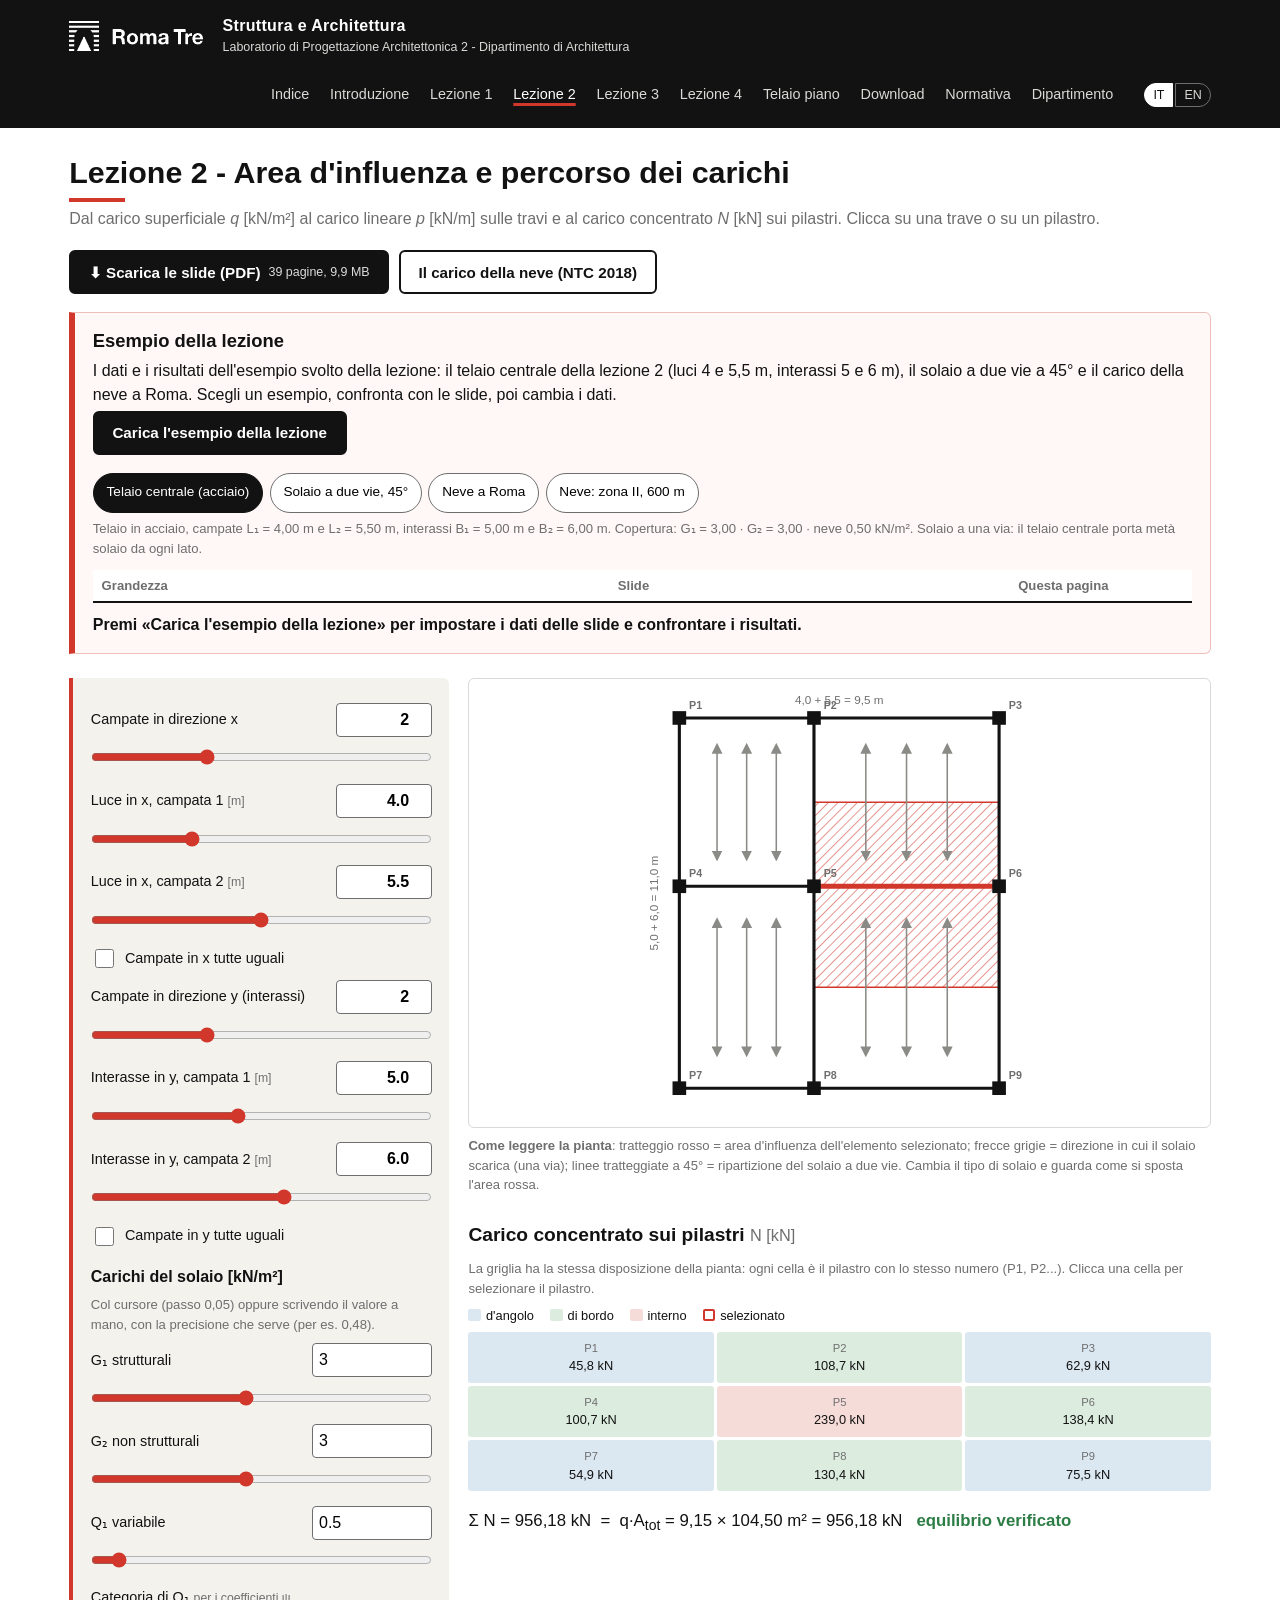
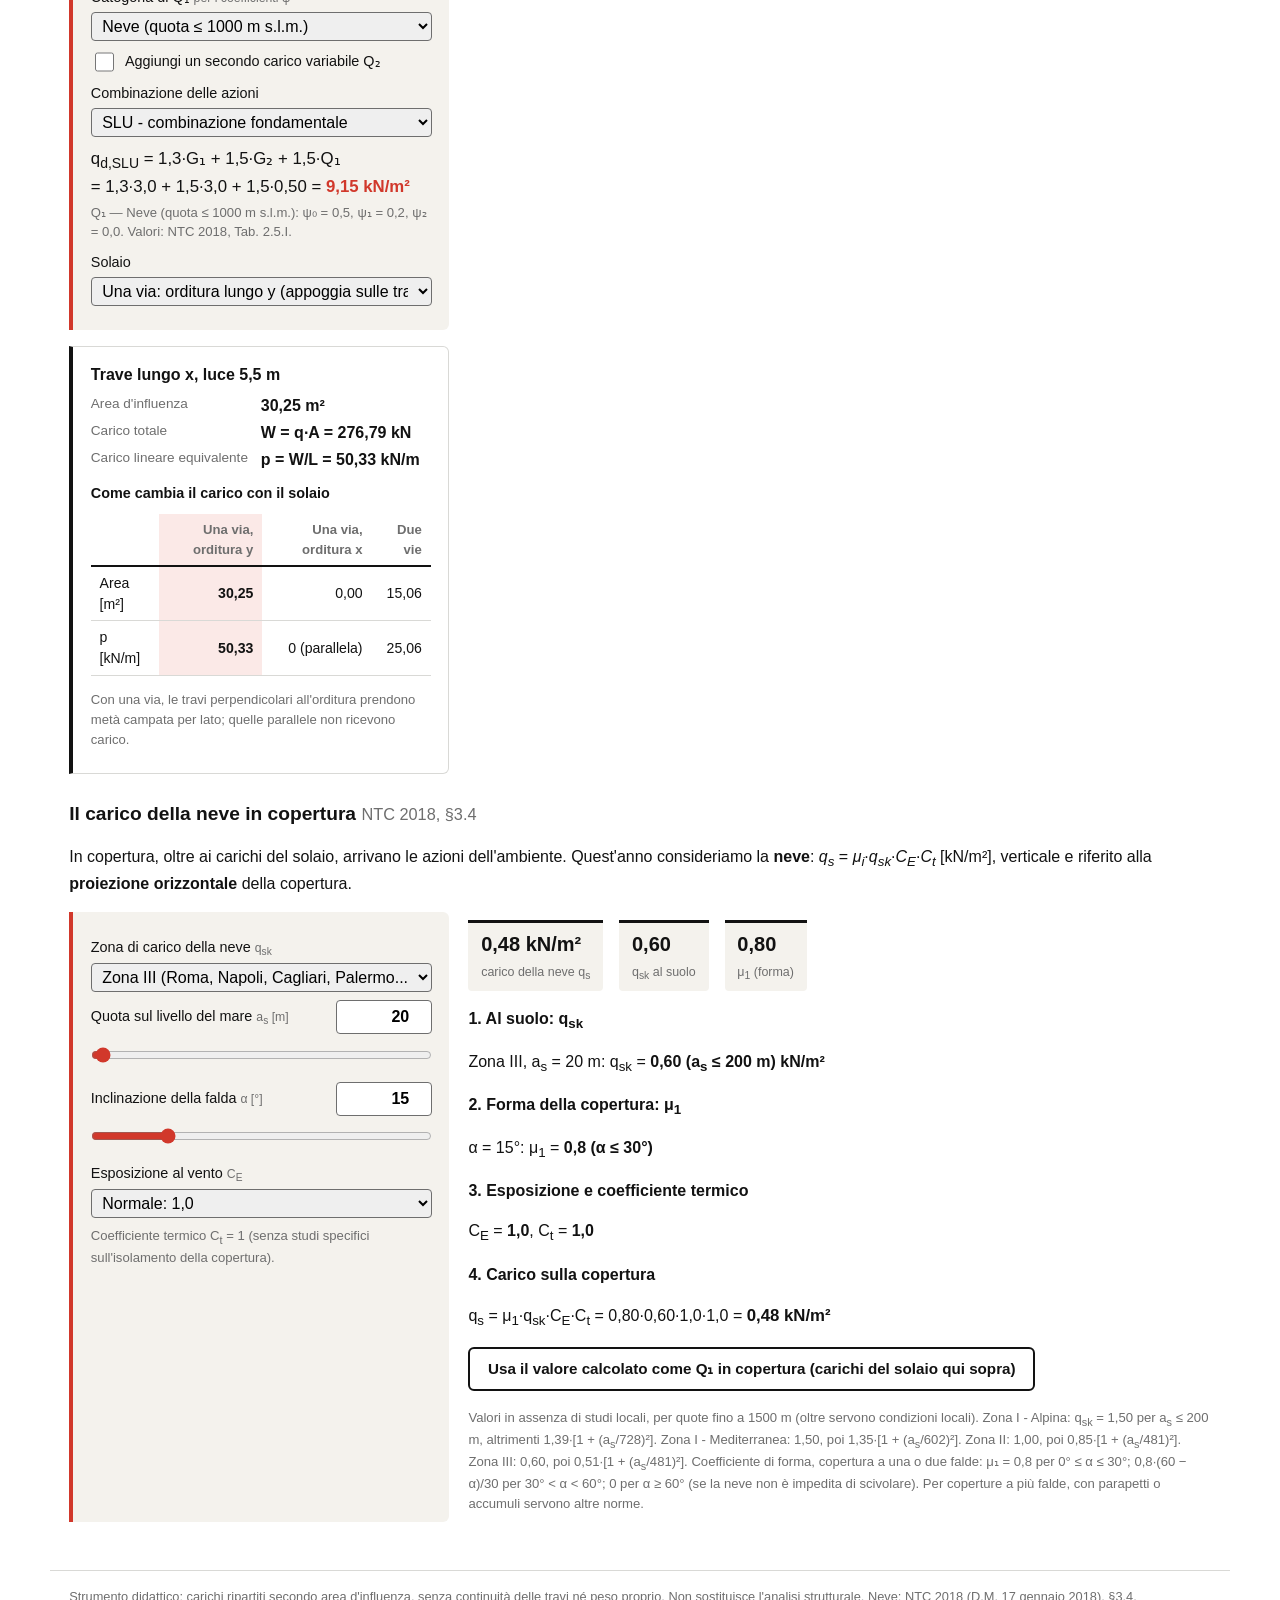
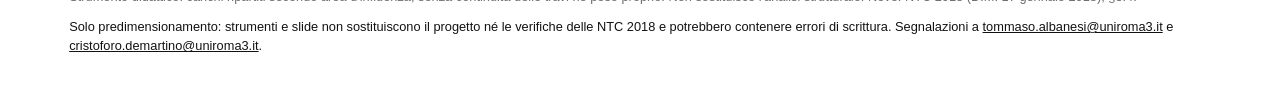
<file: lezione2.html>
<!doctype html>
<html lang="it">
<head>
<meta charset="utf-8">
<meta name="viewport" content="width=device-width, initial-scale=1, viewport-fit=cover">
<meta name="theme-color" content="#121212">
<link rel="icon" href="assets/img/favicon.ico?v=20261124" sizes="48x48">
<link rel="icon" href="assets/img/favicon.svg?v=20261124" type="image/svg+xml">
<link rel="apple-touch-icon" href="assets/img/apple-touch-icon.png?v=20261124">
<title>Lezione 2 - Area d'influenza e carichi | Struttura e Architettura</title>
<meta name="description" content="Strumento interattivo per la lezione 2: area d'influenza di travi e pilastri con campate diverse, solaio a una via o a due vie (ripartizione a 45°), carico della neve secondo le NTC 2018. Slide da scaricare.">
<link rel="stylesheet" href="assets/css/style.css?v=20261127">
<style>
 #pianta [data-t]{cursor:pointer}
 #pianta [data-t]:focus-visible{outline:none}
 #pianta [data-t]:focus-visible .hit{stroke:#1f5c8b;stroke-width:3}
 .sel dl{display:grid;grid-template-columns:auto 1fr;gap:.2rem .8rem;margin:.4rem 0}
 .sel dt{color:var(--grigio);font-size:.85rem}
 .sel dd{margin:0;font-weight:700;font-variant-numeric:tabular-nums}
 .mappa{display:grid;gap:3px;margin:.4rem 0}
 .mappa div{background:var(--carta);padding:.35rem .2rem;text-align:center;font-size:.8rem;font-variant-numeric:tabular-nums;border-radius:3px;cursor:pointer;border:2px solid transparent}
 .mappa div small{display:block;color:var(--grigio);font-size:.7rem}
 .mappa div.angolo{background:#dbe7f1}.mappa div.bordo{background:#dcecdf}.mappa div.interno{background:#f6dcd9}
 .mappa div.sel{border-color:#d1382b;box-shadow:0 0 0 2px #d1382b inset;font-weight:700}
 .leg{display:flex;gap:1rem;flex-wrap:wrap;font-size:.8rem;margin:.3rem 0}
 i.sim{text-transform:none;font-style:normal;letter-spacing:0}
 .leg i{display:inline-block;width:.8rem;height:.8rem;border-radius:2px;margin-right:.3rem;vertical-align:-1px}
 table.conf td.on,table.conf th.on{background:#fbe9e7;font-weight:700}
 table.conf{margin:.4rem 0}
 .campo.inline{grid-template-columns:auto 1fr;gap:.5rem}
 .campo.inline input[type=checkbox]{grid-column:auto;accent-color:var(--rosso);width:1.2rem;height:1.2rem}
 #pianta{touch-action:manipulation}
 .neve td:first-child{white-space:nowrap}
 .neve .kpi{display:flex;gap:1rem;flex-wrap:wrap;margin:.5rem 0}
 .neve .kpi div{background:var(--carta);border-top:3px solid var(--nero);padding:.4rem .8rem;border-radius:0 0 4px 4px}
 .neve .kpi b{display:block;font-size:1.25rem}
 .neve .kpi span{font-size:.78rem;color:var(--grigio)}
</style>
</head>
<body>
<header class="sito"><div class="in">
  <a href="index.html"><img src="assets/img/logo_romatre_bianco.png" alt="Roma Tre"></a>
  <div class="titolo">Struttura e Architettura<small>Laboratorio di Progettazione Architettonica 2 - Dipartimento di Architettura</small></div>
  <nav aria-label="Navigazione"><a href="index.html">Indice</a><a href="introduzione.html">Introduzione</a><a href="lezione1.html">Lezione 1</a><a href="lezione2.html" aria-current="page">Lezione 2</a><a href="lezione3.html">Lezione 3</a><a href="lezione4.html">Lezione 4</a><a href="telaio.html">Telaio piano</a><a href="index.html#download">Download</a><a href="normativa.html">Normativa</a><a href="dipartimento.html">Dipartimento</a></nav>
</div></header>

<main>
<h1>Lezione 2 - Area d'influenza e percorso dei carichi</h1>
<p class="sotto">Dal carico superficiale <i>q</i> [kN/m²] al carico lineare <i>p</i> [kN/m] sulle travi e al carico concentrato <i>N</i> [kN] sui pilastri. Clicca su una trave o su un pilastro.</p>
<p class="azioni"><a class="bottone" href="pdf/lezione2.pdf" download>⬇ Scarica le slide (PDF) <small class="pdf-info" data-pdf="lezione2" data-en="39 pages, 9.9 MB">39 pagine, 9,9 MB</small></a><a class="bottone chiaro" href="#neve">Il carico della neve (NTC 2018)</a></p>
<section id="esempio" class="esempio-lezione" aria-label="Esempio della lezione"></section>

<div class="griglia due">
  <div>
    <div class="pannello">
      <div class="campo"><label for="nx">Campate in direzione x</label><output id="nxv"></output><input type="range" id="nx" min="1" max="4" step="1" value="2"></div>
      <div id="campiX"></div>
      <div class="campo inline"><input type="checkbox" id="ugX"><label for="ugX">Campate in x tutte uguali</label></div>
      <div class="campo"><label for="ny">Campate in direzione y (interassi)</label><output id="nyv"></output><input type="range" id="ny" min="1" max="4" step="1" value="2"></div>
      <div id="campiY"></div>
      <div class="campo inline"><input type="checkbox" id="ugY"><label for="ugY">Campate in y tutte uguali</label></div>
      <h3>Carichi del solaio [kN/m²]</h3>
      <p class="nota" style="margin:0 0 .2rem">Col cursore (passo 0,05) oppure scrivendo il valore a mano, con la precisione che serve (per es. 0,48).</p>
      <div class="campo"><label for="g1">G₁ strutturali</label><input type="number" id="g1" min="0" step="0.05" value="3" inputmode="decimal"><input type="range" id="g1s" min="0.5" max="6" step="0.05" value="3" aria-label="G₁ strutturali, cursore"></div>
      <div class="campo"><label for="g2">G₂ non strutturali</label><input type="number" id="g2" min="0" step="0.05" value="3" inputmode="decimal"><input type="range" id="g2s" min="0.5" max="6" step="0.05" value="3" aria-label="G₂ non strutturali, cursore"></div>
      <div class="campo"><label for="q">Q₁ variabile</label><input type="number" id="q" min="0" step="0.05" value="0.5" inputmode="decimal"><input type="range" id="qs" min="0" max="8" step="0.05" value="0.5" aria-label="Q₁ variabile, cursore"></div>
      <div class="campo"><label for="catQ">Categoria di Q₁ <span class="unita">per i coefficienti ψ</span></label>
        <select id="catQ"></select></div>
      <div class="campo inline"><input type="checkbox" id="usaQ2"><label for="usaQ2">Aggiungi un secondo carico variabile Q₂</label></div>
      <div id="boxQ2" hidden>
        <div class="campo"><label for="q2">Q₂ variabile</label><input type="number" id="q2" min="0" step="0.05" value="2" inputmode="decimal"><input type="range" id="q2s" min="0" max="8" step="0.05" value="2" aria-label="Q₂ variabile, cursore"></div>
        <div class="campo"><label for="catQ2">Categoria di Q₂ <span class="unita">per i coefficienti ψ</span></label>
          <select id="catQ2"></select></div>
        <p class="nota" data-en="The slides do not work an example with two variable loads acting together: this is only to see how the combination and the ψ factors change the load. The most unfavourable case is taken: each variable is tried as the base action." style="margin-top:-.2rem">Nelle slide non c'è un esempio svolto con due carichi variabili insieme: serve solo a vedere come cambiano la combinazione e i coefficienti ψ. Si prende il caso più sfavorevole: ogni variabile è provata come azione di base.</p>
      </div>
      <div class="campo"><label for="comb">Combinazione delle azioni</label>
        <select id="comb"></select></div>
      <p class="ris" id="qdOut" aria-live="polite" style="margin:.3rem 0 .2rem"></p>
      <p class="nota" id="psiInfo" style="margin:0 0 .6rem"></p>
      <div class="campo"><label for="ord">Solaio</label>
        <select id="ord">
          <option value="y">Una via: orditura lungo y (appoggia sulle travi lungo x)</option>
          <option value="x">Una via: orditura lungo x (appoggia sulle travi lungo y)</option>
          <option value="due">Due vie: ripartizione a 45°</option>
        </select></div>
    </div>
    <div class="pannello neutro sel" style="margin-top:1rem" aria-live="polite" id="sel"></div>
  </div>
  <div>
    <svg id="pianta" class="fig" role="group" aria-label="Pianta strutturale con travi e pilastri"></svg>
    <p class="nota"><b>Come leggere la pianta</b>: tratteggio rosso = area d'influenza dell'elemento selezionato; frecce grigie = direzione in cui il solaio scarica (una via); linee tratteggiate a 45° = ripartizione del solaio a due vie. Cambia il tipo di solaio e guarda come si sposta l'area rossa.</p>
    <h2>Carico concentrato sui pilastri <span class="unita">N [kN]</span></h2>
    <p class="nota" style="margin-top:0">La griglia ha la stessa disposizione della pianta: ogni cella è il pilastro con lo stesso numero (P1, P2...). Clicca una cella per selezionare il pilastro.</p>
    <div class="leg"><span><i style="background:#dbe7f1"></i>d'angolo</span><span><i style="background:#dcecdf"></i>di bordo</span><span><i style="background:#f6dcd9"></i>interno</span><span><i style="border:2px solid #d1382b;background:#fff"></i>selezionato</span></div>
    <div id="mappa" class="mappa"></div>
    <p class="ris" id="equilibrio" aria-live="polite"></p>
  </div>
</div>

<h2 id="neve">Il carico della neve in copertura <span class="unita">NTC 2018, §3.4</span></h2>
<p data-en="On the roof, besides the floor loads, the actions of the environment arrive. This year we consider &lt;b&gt;snow&lt;/b&gt;: &lt;i&gt;q&lt;sub&gt;s&lt;/sub&gt;&lt;/i&gt; = &lt;i&gt;μ&lt;sub&gt;i&lt;/sub&gt;&lt;/i&gt;·&lt;i&gt;q&lt;sub&gt;sk&lt;/sub&gt;&lt;/i&gt;·&lt;i&gt;C&lt;sub&gt;E&lt;/sub&gt;&lt;/i&gt;·&lt;i&gt;C&lt;sub&gt;t&lt;/sub&gt;&lt;/i&gt; [kN/m²], vertical and referred to the &lt;b&gt;horizontal projection&lt;/b&gt; of the roof.">In copertura, oltre ai carichi del solaio, arrivano le azioni dell'ambiente. Quest'anno consideriamo la <b>neve</b>: <i>q<sub>s</sub></i> = <i>μ<sub>i</sub></i>·<i>q<sub>sk</sub></i>·<i>C<sub>E</sub></i>·<i>C<sub>t</sub></i> [kN/m²], verticale e riferito alla <b>proiezione orizzontale</b> della copertura.</p>
<div class="griglia due neve">
  <div class="pannello">
    <div class="campo"><label for="zona">Zona di carico della neve <span class="unita">q<sub>sk</sub></span></label>
      <select id="zona">
        <option value="I-A">Zona I - Alpina (Aosta, Bolzano, Trento, Sondrio...)</option>
        <option value="I-M">Zona I - Mediterranea (Milano, Bologna, Torino pianura...)</option>
        <option value="II">Zona II (Firenze, Perugia, Bari, Venezia...)</option>
        <option value="III" selected>Zona III (Roma, Napoli, Cagliari, Palermo...)</option>
      </select></div>
    <div class="campo"><label for="as">Quota sul livello del mare <span class="unita">a<sub>s</sub> [m]</span></label><output id="asv"></output><input type="range" id="as" min="0" max="1500" step="10" value="20"></div>
    <div class="campo"><label for="alfa">Inclinazione della falda <span class="unita">α [°]</span></label><output id="alfav"></output><input type="range" id="alfa" min="0" max="70" step="1" value="15"></div>
    <div class="campo"><label for="esp">Esposizione al vento <span class="unita">C<sub>E</sub></span></label>
      <select id="esp"><option value="vento">Battuta dai venti: 0,9</option><option value="normale" selected>Normale: 1,0</option><option value="riparata">Riparata: 1,1</option></select></div>
    <p class="nota" data-en="Thermal coefficient C&lt;sub&gt;t&lt;/sub&gt; = 1 (without specific studies on the insulation of the roof).">Coefficiente termico C<sub>t</sub> = 1 (senza studi specifici sull'isolamento della copertura).</p>
  </div>
  <div>
    <div class="kpi" id="kpiNeve" aria-live="polite"></div>
    <div id="passiNeve"></div>
    <div class="azioni"><button type="button" class="bottone chiaro" id="usaNeve">Usa il valore calcolato come Q₁ in copertura (carichi del solaio qui sopra)</button></div>
    <p class="nota" data-en="Values without local studies, for altitudes up to 1500 m (above that, local conditions are needed). Zone I - Alpine: q&lt;sub&gt;sk&lt;/sub&gt; = 1.50 for a&lt;sub&gt;s&lt;/sub&gt; ≤ 200 m, otherwise 1.39·[1 + (a&lt;sub&gt;s&lt;/sub&gt;/728)²]. Zone I - Mediterranean: 1.50, then 1.35·[1 + (a&lt;sub&gt;s&lt;/sub&gt;/602)²]. Zone II: 1.00, then 0.85·[1 + (a&lt;sub&gt;s&lt;/sub&gt;/481)²]. Zone III: 0.60, then 0.51·[1 + (a&lt;sub&gt;s&lt;/sub&gt;/481)²]. Shape coefficient, roof with one or two pitches: μ₁ = 0.8 for 0° ≤ α ≤ 30°; 0.8·(60 − α)/30 for 30° &amp;lt; α &amp;lt; 60°; 0 for α ≥ 60° (if the snow is not prevented from sliding). For roofs with several pitches, parapets or drifts, other standards are needed.">Valori in assenza di studi locali, per quote fino a 1500 m (oltre servono condizioni locali). Zona I - Alpina: q<sub>sk</sub> = 1,50 per a<sub>s</sub> ≤ 200 m, altrimenti 1,39·[1 + (a<sub>s</sub>/728)²]. Zona I - Mediterranea: 1,50, poi 1,35·[1 + (a<sub>s</sub>/602)²]. Zona II: 1,00, poi 0,85·[1 + (a<sub>s</sub>/481)²]. Zona III: 0,60, poi 0,51·[1 + (a<sub>s</sub>/481)²]. Coefficiente di forma, copertura a una o due falde: μ₁ = 0,8 per 0° ≤ α ≤ 30°; 0,8·(60 − α)/30 per 30° &lt; α &lt; 60°; 0 per α ≥ 60° (se la neve non è impedita di scivolare). Per coperture a più falde, con parapetti o accumuli servono altre norme.</p>
  </div>
</div>
</main>
<footer class="sito">Strumento didattico: carichi ripartiti secondo area d'influenza, senza continuità delle travi né peso proprio. Non sostituisce l'analisi strutturale. Neve: NTC 2018 (D.M. 17 gennaio 2018), §3.4.<p class="disclaimer" data-en="Preliminary sizing only: the tools and the slides do not replace the design or the checks of the NTC 2018, and may contain typing errors. Please report them to <a href='mailto:tommaso.albanesi@uniroma3.it'>tommaso.albanesi@uniroma3.it</a> and <a href='mailto:cristoforo.demartino@uniroma3.it'>cristoforo.demartino@uniroma3.it</a>.">Solo predimensionamento: strumenti e slide non sostituiscono il progetto né le verifiche delle NTC 2018 e potrebbero contenere errori di scrittura. Segnalazioni a <a href="mailto:tommaso.albanesi@uniroma3.it">tommaso.albanesi@uniroma3.it</a> e <a href="mailto:cristoforo.demartino@uniroma3.it">cristoforo.demartino@uniroma3.it</a>.</p><div class="contatore"><script type="text/javascript" id="mapmyvisitors" src="//mapmyvisitors.com/map.js?d=8mlh35VvBfbMH0bKw_div-BWzXwgvV7yv6bGNSa0mT0&cl=ffffff&w=a"></script></div></footer>

<script src="assets/js/calc.js?v=20261127"></script>
<script src="assets/js/esempio.js?v=20261127"></script>
<script>
(function () {
  var $ = function (id) { return document.getElementById(id); };
  var F = RT.fmt;
  var sel = { t: 'bx', i: 1, j: 1 };
  var Lx = [4, 5.5, 5, 5], Ly = [5, 6, 5, 5];            // luci delle campate (m): l'esempio svolto della lezione
  var ULT = {};

  // I carichi si danno col cursore (passo 0,05) oppure si scrivono a mano con la precisione che serve (per es. 0,48).
  // Il campo numerico e' la fonte del valore; il cursore lo segue. Se il campo e' vuoto o non valido (mentre si scrive) vale l'ultimo valore buono.
  var CAR = ['g1', 'g2', 'q', 'q2'], ULTIMO = {};
  function val(id) {
    var x = parseFloat($(id).value);
    if (isFinite(x) && x >= 0) { ULTIMO[id] = x; return x; }
    return ULTIMO[id] !== undefined ? ULTIMO[id] : 0;
  }

  function costruisciCampate() {
    var nx = +$('nx').value, ny = +$('ny').value;
    function blocco(arr, n, prefisso, nome, cont) {
      var h = '';
      for (var i = 0; i < n; i++) h += '<div class="campo"><label for="' + prefisso + i + '">' + nome + ' ' + (i + 1) + ' <span class="unita">[m]</span></label><output id="' + prefisso + i + 'v">' + F(arr[i], 1) + ' m</output><input type="range" id="' + prefisso + i + '" data-i="' + i + '" min="2" max="9" step="0.1" value="' + arr[i] + '"></div>';
      $(cont).innerHTML = h;
      Array.prototype.forEach.call($(cont).querySelectorAll('input'), function (el) {
        el.addEventListener('input', function () {
          var i = +el.dataset.i, v = +el.value, ug = $(prefisso === 'Lx' ? 'ugX' : 'ugY').checked;
          if (ug) { for (var j = 0; j < 4; j++) arr[j] = v; for (var k = 0; k < n; k++) { $(prefisso + k).value = v; $(prefisso + k + 'v').textContent = F(v, 1) + ' m'; } }
          else { arr[i] = v; $(prefisso + i + 'v').textContent = F(v, 1) + ' m'; }
          aggiorna();
        });
      });
    }
    blocco(Lx, nx, 'Lx', 'Luce in x, campata', 'campiX');
    blocco(Ly, ny, 'Ly', 'Interasse in y, campata', 'campiY');
  }

  function stato() {
    var nx = +$('nx').value, ny = +$('ny').value, g1 = val('g1'), g2 = val('g2'), qv = val('q');
    var vars = [{ v: qv, cat: $('catQ').value }];
    if ($('usaQ2').checked) vars.push({ v: val('q2'), cat: $('catQ2').value });
    var cb = RT.combinazione($('comb').value, g1, g2, vars);
    var s = { nx: nx, ny: ny, Lx: Lx.slice(0, nx), Ly: Ly.slice(0, ny), xs: [0], ys: [0], qd: cb.q, comb: cb, vars: vars, ord: $('ord').value };
    s.Lx.forEach(function (l) { s.xs.push(s.xs[s.xs.length - 1] + l); });
    s.Ly.forEach(function (l) { s.ys.push(s.ys[s.ys.length - 1] + l); });
    s.q = s.qd;
    return s;
  }

  // poligono (array di [x,y] in metri) -> area
  function area(P) { var a = 0; for (var k = 0; k < P.length; k++) { var u = P[k], v = P[(k + 1) % P.length]; a += u[0] * v[1] - v[0] * u[1]; } return Math.abs(a) / 2; }

  // Zona d'influenza di un lato di una trave. horiz: trave lungo x alla linea b, segmento a; altrimenti lungo y.
  // side: -1 (verso indici minori) o +1; la profondita' dipende dalla campata adiacente (luci diverse).
  function zonaTrave(s, horiz, a, b, side) {
    var pr = side < 0 ? b - 1 : b;
    var lenB = horiz ? s.Lx[a] : s.Ly[a], depB = horiz ? s.Ly[pr] : s.Lx[pr];
    var u0 = horiz ? s.xs[a] : s.ys[a], v0 = horiz ? s.ys[b] : s.xs[b];
    var d = s.ord === 'due' ? Math.min(lenB, depB) / 2 : depB / 2;
    var loc = s.ord === 'due' ? [[0, 0], [lenB, 0], [lenB - d, d], [d, d]] : [[0, 0], [lenB, 0], [lenB, d], [0, d]];
    return loc.map(function (p) { var u = u0 + p[0], v = v0 + side * p[1]; return horiz ? [u, v] : [v, u]; });
  }

  function carica(s, tipo, a, b) {
    var zone = [], n = tipo === 'bx' ? s.ny : s.nx;
    if (tipo === 'bx' || tipo === 'by') {
      var horiz = tipo === 'bx';
      if (s.ord === 'due' || (s.ord === 'y' && horiz) || (s.ord === 'x' && !horiz)) {
        [-1, 1].forEach(function (side) { if (side < 0 ? b > 0 : b < n) zone.push(zonaTrave(s, horiz, a, b, side)); });
      }
    }
    return { zone: zone, A: zone.reduce(function (t, P) { return t + area(P); }, 0) };
  }

  function pilastro(s, i, j) {
    var x0 = s.xs[i] - (i > 0 ? s.Lx[i - 1] / 2 : 0), x1 = s.xs[i] + (i < s.nx ? s.Lx[i] / 2 : 0);
    var y0 = s.ys[j] - (j > 0 ? s.Ly[j - 1] / 2 : 0), y1 = s.ys[j] + (j < s.ny ? s.Ly[j] / 2 : 0);
    return { zone: [[[x0, y0], [x1, y0], [x1, y1], [x0, y1]]], A: (x1 - x0) * (y1 - y0) };
  }

  function disegna() {
    var s = stato();
    var Wm = s.xs[s.nx], Hm = s.ys[s.ny], W = 760, mx = 50, my = 40;
    var k = Math.min(80, (W - 2 * mx) / Wm, 380 / Hm);
    var H = Hm * k + 2 * my;
    var X = function (m) { return mx + (W - 2 * mx - Wm * k) / 2 + m * k; }, Y = function (m) { return my + m * k; };
    var svg = $('pianta'); svg.setAttribute('viewBox', '0 0 ' + W + ' ' + H);
    var out = '<defs><pattern id="tr" width="7" height="7" patternUnits="userSpaceOnUse" patternTransform="rotate(45)"><line x1="0" y1="0" x2="0" y2="7" stroke="#d1382b" stroke-width="2"/></pattern></defs>';
    var cur = sel.t === 'c' ? pilastro(s, sel.i, sel.j) : carica(s, sel.t, sel.i, sel.j);
    cur.zone.forEach(function (P) {
      out += '<polygon points="' + P.map(function (p) { return X(p[0]).toFixed(1) + ',' + Y(p[1]).toFixed(1); }).join(' ') + '" fill="url(#tr)" fill-opacity=".55" stroke="#d1382b" stroke-width="1.5"/>';
    });
    out += '<defs><marker id="fr" viewBox="0 0 8 8" refX="4" refY="4" markerWidth="7" markerHeight="7" orient="auto-start-reverse"><path d="M0 0 L8 4 L0 8 z" fill="#8a8a86"/></marker></defs>';
    var ci, cj;
    for (cj = 0; cj < s.ny; cj++) for (ci = 0; ci < s.nx; ci++) {
      var x0 = s.xs[ci], y0 = s.ys[cj], pw = s.Lx[ci], ph = s.Ly[cj];
      if (s.ord === 'due') {
        var dd = Math.min(pw, ph) / 2;
        var seg = [[[0, 0], [dd, dd]], [[pw, 0], [pw - dd, dd]], [[0, ph], [dd, ph - dd]], [[pw, ph], [pw - dd, ph - dd]], null];
        seg[4] = pw >= ph ? [[dd, ph / 2], [pw - dd, ph / 2]] : [[pw / 2, dd], [pw / 2, ph - dd]];
        seg.forEach(function (sg) { out += '<line x1="' + X(x0 + sg[0][0]) + '" y1="' + Y(y0 + sg[0][1]) + '" x2="' + X(x0 + sg[1][0]) + '" y2="' + Y(y0 + sg[1][1]) + '" stroke="#8a8a86" stroke-width="1.2" stroke-dasharray="4 3"/>'; });
        out += '<text x="' + X(x0 + pw / 2) + '" y="' + (Y(y0 + ph / 2) + 4) + '" text-anchor="middle" font-size="11" fill="#8a8a86">2 vie</text>';
      } else {
        var hx = s.ord === 'x', cx = X(x0 + pw / 2), cy = Y(y0 + ph / 2), L2 = (hx ? pw : ph) * k * 0.32;
        [-1, 0, 1].forEach(function (o) {
          var ox = hx ? 0 : o * pw * k * 0.22, oy = hx ? o * ph * k * 0.22 : 0;
          out += '<line x1="' + (cx + ox - (hx ? L2 : 0)) + '" y1="' + (cy + oy - (hx ? 0 : L2)) + '" x2="' + (cx + ox + (hx ? L2 : 0)) + '" y2="' + (cy + oy + (hx ? 0 : L2)) + '" stroke="#8a8a86" stroke-width="1.6" marker-end="url(#fr)" marker-start="url(#fr)"/>';
        });
      }
    }
    if (sel.t === 'c') {
      var Pz = cur.zone[0], axs = (Pz[0][0] + Pz[1][0]) / 2, ays = (Pz[0][1] + Pz[3][1]) / 2;
      out += '<text x="' + X(axs) + '" y="' + (Y(ays) + 24) + '" text-anchor="middle" font-size="12" font-weight="700" fill="#d1382b">A = ' + F(cur.A, 2) + ' m²</text>';
    }
    function trave(horiz, a, b) {
      var x1 = horiz ? s.xs[a] : s.xs[b], y1 = horiz ? s.ys[b] : s.ys[a];
      var x2 = horiz ? s.xs[a + 1] : x1, y2 = horiz ? y1 : s.ys[a + 1];
      var tipo = horiz ? 'bx' : 'by', attivo = sel.t === tipo && sel.i === a && sel.j === b;
      return '<g data-t="' + tipo + '" data-i="' + a + '" data-j="' + b + '" tabindex="0" role="button" aria-label="Trave ' + (horiz ? 'lungo x' : 'lungo y') + ' ' + (a + 1) + ',' + (b + 1) + '">' +
        '<line class="hit" x1="' + X(x1) + '" y1="' + Y(y1) + '" x2="' + X(x2) + '" y2="' + Y(y2) + '" stroke="transparent" stroke-width="26"/>' +
        '<line x1="' + X(x1) + '" y1="' + Y(y1) + '" x2="' + X(x2) + '" y2="' + Y(y2) + '" stroke="' + (attivo ? '#d1382b' : '#121212') + '" stroke-width="' + (attivo ? 5 : 3.2) + '"/></g>';
    }
    var i, j;
    for (j = 0; j <= s.ny; j++) for (i = 0; i < s.nx; i++) out += trave(true, i, j);
    for (i = 0; i <= s.nx; i++) for (j = 0; j < s.ny; j++) out += trave(false, j, i);
    for (j = 0; j <= s.ny; j++) for (i = 0; i <= s.nx; i++) {
      var att = sel.t === 'c' && sel.i === i && sel.j === j;
      out += '<g data-t="c" data-i="' + i + '" data-j="' + j + '" tabindex="0" role="button" aria-label="Pilastro ' + (i + 1) + ',' + (j + 1) + '">' +
        '<rect class="hit" x="' + (X(s.xs[i]) - 16) + '" y="' + (Y(s.ys[j]) - 16) + '" width="32" height="32" fill="transparent"/>' +
        '<rect x="' + (X(s.xs[i]) - 7) + '" y="' + (Y(s.ys[j]) - 7) + '" width="14" height="14" fill="' + (att ? '#d1382b' : '#121212') + '"/><text x="' + (X(s.xs[i]) + 10) + '" y="' + (Y(s.ys[j]) - 9) + '" font-size="11" font-weight="700" fill="' + (att ? '#d1382b' : '#6e6e6e') + '">P' + (j * (s.nx + 1) + i + 1) + '</text></g>';
    }
    out += '<text x="' + X(Wm / 2) + '" y="' + (my - 14) + '" text-anchor="middle" font-size="12" fill="#6e6e6e">' + s.Lx.map(function (l) { return F(l, 1); }).join(' + ') + ' = ' + F(Wm, 1) + ' m</text>';
    out += '<text transform="translate(' + (X(0) - 22) + ',' + Y(Hm / 2) + ') rotate(-90)" text-anchor="middle" font-size="12" fill="#6e6e6e">' + s.Ly.map(function (l) { return F(l, 1); }).join(' + ') + ' = ' + F(Hm, 1) + ' m</text>';
    svg.innerHTML = out;
    Array.prototype.forEach.call(svg.querySelectorAll('[data-t]'), function (g) {
      var f = function () { sel = { t: g.dataset.t, i: +g.dataset.i, j: +g.dataset.j }; aggiorna(); };
      g.addEventListener('click', f);
      g.addEventListener('keydown', function (e) { if (e.key === 'Enter' || e.key === ' ') { e.preventDefault(); f(); } });
    });
  }

  function tipoPil(s, i, j) { return (i === 0 || i === s.nx) && (j === 0 || j === s.ny) ? 'angolo' : ((i === 0 || i === s.nx || j === 0 || j === s.ny) ? 'bordo' : 'interno'); }
  var NOMI = { angolo: "d'angolo", bordo: 'di bordo', interno: 'interno' };

  function pannelloSel() {
    var s = stato(), h;
    if (sel.t === 'c') {
      var c = pilastro(s, sel.i, sel.j), N = s.q * c.A, tp = tipoPil(s, sel.i, sel.j);
      h = '<h3 style="margin-top:0">Pilastro P' + (sel.j * (s.nx + 1) + sel.i + 1) + ' (' + NOMI[tp] + ')</h3>' +
        '<dl><dt>Area d\'influenza</dt><dd>' + F(c.A, 2) + ' m²</dd><dt>Carico concentrato</dt><dd>N = q·A = ' + F(s.q, 2) + ' × ' + F(c.A, 2) + ' = ' + F(N, 2) + ' kN</dd></dl>' +
        '<p class="nota">Il tipo di solaio cambia come il carico arriva alle travi, <b>non</b> il carico totale che arriva al pilastro: l\'area d\'influenza è la stessa (metà campata attorno al pilastro) con una via o con due vie.</p>';
    } else {
      var c2 = carica(s, sel.t, sel.i, sel.j), L = sel.t === 'bx' ? s.Lx[sel.i] : s.Ly[sel.i], W = s.q * c2.A;
      h = '<h3 style="margin-top:0">Trave lungo ' + (sel.t === 'bx' ? 'x' : 'y') + ', luce ' + F(L, 1) + ' m</h3>';
      if (c2.A === 0) h += '<p>Trave parallela all\'orditura: non riceve carico dal solaio (solo il proprio peso, qui trascurato).</p>';
      else h += '<dl><dt>Area d\'influenza</dt><dd>' + F(c2.A, 2) + ' m²</dd><dt>Carico totale</dt><dd>W = q·A = ' + F(W, 2) + ' kN</dd><dt>Carico lineare equivalente</dt><dd>p = W/L = ' + F(W / L, 2) + ' kN/m</dd></dl>';
      var modi = [['y', 'Una via, orditura y'], ['x', 'Una via, orditura x'], ['due', 'Due vie']];
      h += '<h4 style="margin:.7rem 0 .2rem;font-size:.9rem">Come cambia il carico con il solaio</h4><div class="scroll"><table class="conf"><tr><th></th>' + modi.map(function (m) { return '<th class="' + (m[0] === s.ord ? 'on' : '') + '">' + m[1] + '</th>'; }).join('') + '</tr>';
      var rows = modi.map(function (m) { var s2 = Object.assign({}, s, { ord: m[0] }), cc = carica(s2, sel.t, sel.i, sel.j); return { A: cc.A, p: cc.A ? s.q * cc.A / L : 0, on: m[0] === s.ord }; });
      h += '<tr><td>Area [m²]</td>' + rows.map(function (r) { return '<td class="' + (r.on ? 'on' : '') + '">' + F(r.A, 2) + '</td>'; }).join('') + '</tr>';
      h += '<tr><td>p [kN/m]</td>' + rows.map(function (r) { return '<td class="' + (r.on ? 'on' : '') + '">' + (r.A ? F(r.p, 2) : '0 (parallela)') + '</td>'; }).join('') + '</tr></table></div>';
      h += '<p class="nota">' + (s.ord === 'due' ? 'Con due vie il carico non è uniforme (trapezio o triangolo): il valore equivalente è utile per il taglio, meno per il momento. Triangolo: A = L<sub>c</sub>²/4; trapezio: A = L<sub>c</sub>·(2L<sub>l</sub> − L<sub>c</sub>)/4.' : 'Con una via, le travi perpendicolari all\'orditura prendono metà campata per lato; quelle parallele non ricevono carico.') + '</p>';
    }
    $('sel').innerHTML = h;
  }

  function mappa() {
    var s = stato(), h = '', tot = 0;
    $('mappa').style.gridTemplateColumns = 'repeat(' + (s.nx + 1) + ',1fr)';
    for (var j = 0; j <= s.ny; j++) for (var i = 0; i <= s.nx; i++) {
      var N = s.q * pilastro(s, i, j).A; tot += N;
      var on = sel.t === 'c' && sel.i === i && sel.j === j;
      h += '<div class="' + tipoPil(s, i, j) + (on ? ' sel' : '') + '" data-i="' + i + '" data-j="' + j + '" tabindex="0" role="button"><small>P' + (j * (s.nx + 1) + i + 1) + '</small>' + F(N, 1) + ' kN</div>';
    }
    $('mappa').innerHTML = h;
    Array.prototype.forEach.call($('mappa').querySelectorAll('div'), function (d) {
      var f = function () { sel = { t: 'c', i: +d.dataset.i, j: +d.dataset.j }; aggiorna(); };
      d.addEventListener('click', f);
      d.addEventListener('keydown', function (e) { if (e.key === 'Enter' || e.key === ' ') { e.preventDefault(); f(); } });
    });
    var Atot = s.xs[s.nx] * s.ys[s.ny], att = s.q * Atot;
    ULT.sommaN = tot;
    $('equilibrio').innerHTML = 'Σ N = ' + F(tot, 2) + ' kN &nbsp;=&nbsp; q·A<sub>tot</sub> = ' + F(s.q, 2) + ' × ' + F(Atot, 2) + ' m² = ' + F(att, 2) + ' kN &nbsp; <span class="' + (Math.abs(tot - att) < 1e-6 ? 'ok' : 'ko') + '">' + (Math.abs(tot - att) < 1e-6 ? 'equilibrio verificato' : 'equilibrio NON verificato') + '</span>';
  }

  function risultati() {                                      // valori dell'esempio svolto, indipendenti dalla selezione
    var s = stato(), u = { qd: s.qd };
    if (s.nx >= 2 && s.ny >= 2) {
      var tr = carica(s, 'bx', 1, 1);
      u.pd = s.q * tr.A / s.Lx[1]; u.linf = tr.A / s.Lx[1];
      u.A0 = pilastro(s, 0, 1).A; u.A1 = pilastro(s, 1, 1).A; u.A2 = pilastro(s, 2 < s.nx + 1 ? 2 : 1, 1).A;
      u.N0 = s.q * u.A0; u.N1 = s.q * u.A1; u.N2 = s.q * u.A2;
    }
    var t1 = carica(s, 'by', 0, 0), t2 = carica(s, 'bx', 0, 0);
    u.tri = t1.A; u.trap = t2.A; u.somma2 = 2 * (t1.A + t2.A);
    return u;
  }

  // ---- neve (NTC 2018, par. 3.4)
  var EN = false; try { EN = localStorage.getItem('lang') === 'en'; } catch (e) {}
  function T(it, en) { return EN ? en : it; }
  function neve() {
    var zona = $('zona').value, as = +$('as').value, alfa = +$('alfa').value, esp = $('esp').value;
    $('asv').textContent = F(as, 0) + ' m'; $('alfav').textContent = F(alfa, 0) + '°';
    var r = RT.caricoNeve(zona, as, alfa, esp, 1), z = RT.ZONE_NEVE[zona];
    ULT.neve = r;
    var fqsk = as <= 200 ? F(z.base, 2) + ' (a<sub>s</sub> ≤ 200 m)' : F(z.k, 2) + '·[1 + (' + F(as, 0) + '/' + z.a0 + ')²] = ' + F(r.qsk, 2);
    var fmu = alfa <= 30 ? F(0.8, 1) + ' (α ≤ 30°)' : (alfa < 60 ? F(0.8, 1) + '·(60 − ' + F(alfa, 0) + ')/30 = ' + F(r.mu, 2) : '0 (α ≥ 60°)');
    var nomeZona = { 'I-A': T('Zona I - Alpina', 'Zone I - Alpine'), 'I-M': T('Zona I - Mediterranea', 'Zone I - Mediterranean'), 'II': T('Zona II', 'Zone II'), 'III': T('Zona III', 'Zone III') }[zona];
    var sim = function (x) { return '<i class="sim">' + x + '</i>'; };     // simboli (q_s, μ₁...) senza il maiuscolo delle etichette
    $('kpiNeve').innerHTML = '<div><b>' + F(r.qs, 2) + ' kN/m²</b><span>' + T('carico della neve', 'snow load') + ' ' + sim('q<sub>s</sub>') + '</span></div><div><b>' + F(r.qsk, 2) + '</b><span>' + sim('q<sub>sk</sub>') + ' ' + T('al suolo', 'on the ground') + '</span></div><div><b>' + F(r.mu, 2) + '</b><span>' + sim('μ<sub>1</sub>') + ' (' + T('forma', 'shape') + ')</span></div>';
    $('passiNeve').innerHTML =
      '<div class="passo"><h3>' + T('1. Al suolo', '1. On the ground') + ': q<sub>sk</sub></h3><p>' + nomeZona + ', a<sub>s</sub> = ' + F(as, 0) + ' m: q<sub>sk</sub> = <b>' + fqsk + ' kN/m²</b></p>' + (as > 1500 ? '<p class="ko">' + T('Oltre 1500 m servono le condizioni locali.', 'Above 1500 m local conditions are needed.') + '</p>' : '') + '</div>' +
      '<div class="passo"><h3>' + T('2. Forma della copertura', '2. Roof shape') + ': μ<sub>1</sub></h3><p>α = ' + F(alfa, 0) + '°: μ<sub>1</sub> = <b>' + fmu + '</b></p></div>' +
      '<div class="passo"><h3>' + T('3. Esposizione e coefficiente termico', '3. Exposure and thermal coefficient') + '</h3><p>C<sub>E</sub> = <b>' + F(r.CE, 1) + '</b>, C<sub>t</sub> = <b>' + F(1, 1) + '</b></p></div>' +
      '<div class="passo"><h3>' + T('4. Carico sulla copertura', '4. Load on the roof') + '</h3><p>q<sub>s</sub> = μ<sub>1</sub>·q<sub>sk</sub>·C<sub>E</sub>·C<sub>t</sub> = ' + F(r.mu, 2) + '·' + F(r.qsk, 2) + '·' + F(r.CE, 1) + '·' + F(1, 1) + ' = <b class="ris">' + F(r.qs, 2) + ' kN/m²</b></p></div>';
    if (window.RTE) RTE.aggiorna();
  }

  // testo della combinazione scelta: formula simbolica e numerica, e il caso piu' sfavorevole se le variabili sono due
  var SIM = { slu: 'q<sub>d,SLU</sub>', rara: 'q<sub>rara</sub>', freq: 'q<sub>freq</sub>', qp: 'q<sub>qp</sub>' };
  function nc(x) { return F(x, Math.abs(x * 10 - Math.round(x * 10)) < 1e-9 ? 1 : 2); }          // coefficienti: 1,5 oppure 0,75
  function numTermine(t) { return t.coef === 0 ? '0' : nc(t.coef) + '·' + F(t.v, 2); }
  function testoCaso(s, caso, tipo) {
    var cb = s.comb, sim, num, nomi = ['Q₁', 'Q₂'];
    sim = (cb.cg1 === 1 ? '' : F(cb.cg1, 1) + '·') + 'G₁ + ' + (cb.cg2 === 1 ? '' : F(cb.cg2, 1) + '·') + 'G₂';
    num = (cb.cg1 === 1 ? '' : F(cb.cg1, 1) + '·') + nc(val('g1')) + ' + ' + (cb.cg2 === 1 ? '' : F(cb.cg2, 1) + '·') + nc(val('g2'));
    caso.term.forEach(function (t) {
      var nome = nomi[t.i], coefSim = tipo === 'slu' ? (t.princ ? F(1.5, 1) : F(1.5, 1) + '·ψ₀') : (tipo === 'rara' ? (t.princ ? '' : 'ψ₀') : t.psi);
      sim += ' + ' + (coefSim ? coefSim + '·' : '') + nome;
      num += ' + ' + numTermine(t);
    });
    return { sim: sim, num: num };
  }
  function testoCombinazione(s) {
    var tipo = $('comb').value, c = testoCaso(s, s.comb.scelto, tipo), h = SIM[tipo] + ' = ' + c.sim + '<br>= ' + c.num + ' = <b>' + F(s.qd, 2) + ' kN/m²</b>';
    if (s.vars.length > 1 && tipo !== 'qp') {
      var nomi = ['Q₁', 'Q₂'];
      h += '<br><span class="unita">Caso più sfavorevole: azione di base ' + nomi[s.comb.scelto.pr] + '.<br>' + s.comb.casi.map(function (k) { return 'Base ' + nomi[k.pr] + ': ' + F(k.q, 2); }).join(' · ') + ' kN/m².</span>';
    }
    return h;
  }
  function testoPsi(s) {
    var tipo = $('comb').value, nomi = ['Q₁', 'Q₂'];
    if (tipo === 'qp') return 'Quasi permanente: solo ψ₂ su tutti i variabili. ' + s.vars.map(function (x, i) { return nomi[i] + ': ψ₂ = ' + F(RT.PSI[x.cat].psi[2], 1); }).join(' · ') + '.';
    return s.vars.map(function (x, i) { var P = RT.PSI[x.cat].psi; return nomi[i] + ' — ' + RT.PSI[x.cat].nome + ': ψ₀ = ' + F(P[0], 1) + ', ψ₁ = ' + F(P[1], 1) + ', ψ₂ = ' + F(P[2], 1); }).join(' · ') + '. Valori: NTC 2018, Tab. 2.5.I.';
  }

  function aggiorna() {
    var s = stato();
    $('nxv').textContent = s.nx; $('nyv').textContent = s.ny;
    CAR.forEach(function (id) { $(id + 's').value = val(id); });       // il cursore segue il valore scritto (si ferma agli estremi se il valore e' fuori scala)
    $('qdOut').innerHTML = testoCombinazione(s);
    $('psiInfo').innerHTML = testoPsi(s);
    if (sel.t === 'c') { sel.i = Math.min(sel.i, s.nx); sel.j = Math.min(sel.j, s.ny); }
    else if (sel.t === 'bx') { sel.i = Math.min(sel.i, s.nx - 1); sel.j = Math.min(sel.j, s.ny); }
    else { sel.i = Math.min(sel.i, s.ny - 1); sel.j = Math.min(sel.j, s.nx); }
    disegna(); pannelloSel(); mappa();
    ULT = Object.assign(ULT, risultati());
    if (window.RTE) RTE.aggiorna();
  }

  $('nx').addEventListener('input', function () { costruisciCampate(); aggiorna(); });
  $('ny').addEventListener('input', function () { costruisciCampate(); aggiorna(); });
  ['ugX', 'ugY'].forEach(function (id) { $(id).addEventListener('change', function () {
    if (!this.checked) return;
    var arr = id === 'ugX' ? Lx : Ly, v = arr[0]; for (var j = 0; j < 4; j++) arr[j] = v; costruisciCampate(); aggiorna(); }); });
  ['catQ', 'catQ2'].forEach(function (id) {
    $(id).innerHTML = Object.keys(RT.PSI).map(function (k) { return '<option value="' + k + '">' + RT.PSI[k].nome + '</option>'; }).join('');
  });
  $('catQ').value = 'neve1'; $('catQ2').value = 'B';
  $('comb').innerHTML = Object.keys(RT.COMBINAZIONI).map(function (k) { return '<option value="' + k + '">' + RT.COMBINAZIONI[k] + '</option>'; }).join('');
  $('usaQ2').addEventListener('change', function () { $('boxQ2').hidden = !this.checked; aggiorna(); });
  ['g1', 'g2', 'q', 'q2', 'catQ', 'catQ2', 'comb', 'ord'].forEach(function (id) { $(id).addEventListener('input', aggiorna); });
  CAR.forEach(function (id) {
    $(id + 's').addEventListener('input', function () { $(id).value = this.value; aggiorna(); });
    $(id).addEventListener('change', function () { this.value = val(id); aggiorna(); });             // all'uscita dal campo: se era vuoto o non valido torna l'ultimo valore buono
  });
  ['zona', 'as', 'alfa', 'esp'].forEach(function (id) { $(id).addEventListener('input', neve); });
  $('usaNeve').addEventListener('click', function () { $('q').value = Math.round(ULT.neve.qs * 100) / 100; $('catQ').value = +$('as').value > 1000 ? 'neve2' : 'neve1'; aggiorna(); });
  costruisciCampate(); aggiorna(); neve();

  // Esempio della lezione: gli stessi dati e gli stessi risultati delle slide (lezione2.tex)
  var BASE = { nx: 2, ny: 2, Lx0: 4, Lx1: 5.5, Ly0: 5, Ly1: 6, ugX: false, ugY: false, g1: 3, g2: 3, q: 0.5, catQ: 'neve1', usaQ2: false, q2: 2, catQ2: 'B', comb: 'slu', ord: 'y', zona: 'III', as: 20, alfa: 15, esp: 'normale' };
  function sc(titolo, nota, v, attesi, sel0) { return { titolo: titolo, nota: nota, valori: Object.assign({}, BASE, v), attesi: attesi, sel: sel0 }; }
  RTE.avvia({
    contenitore: 'esempio',
    descrizione: 'I dati e i risultati dell\'esempio svolto della lezione: il telaio centrale della lezione 2 (luci 4 e 5,5 m, interassi 5 e 6 m), il solaio a due vie a 45° e il carico della neve a Roma. Scegli un esempio, confronta con le slide, poi cambia i dati.',
    campi: ['nx', 'ny', 'Lx0', 'Lx1', 'Ly0', 'Ly1', 'g1', 'g2', 'q', 'catQ', 'usaQ2', 'q2', 'catQ2', 'comb', 'ord', 'zona', 'as', 'alfa', 'esp'],
    prima: function (v) { if (v.nx !== undefined) { $('nx').value = v.nx; $('ny').value = v.ny; $('ugX').checked = !!v.ugX; $('ugY').checked = !!v.ugY; Lx[0] = v.Lx0; Lx[1] = v.Lx1; Ly[0] = v.Ly0; Ly[1] = v.Ly1; costruisciCampate(); } },
    dopo: function () { var e = RTE.scenarioAttivo(); if (e && e.sel) { sel = e.sel; aggiorna(); } },
    scenari: [
      sc('Telaio centrale (acciaio)', 'Telaio in acciaio, campate L₁ = 4,00 m e L₂ = 5,50 m, interassi B₁ = 5,00 m e B₂ = 6,00 m. Copertura: G₁ = 3,00 · G₂ = 3,00 · neve 0,50 kN/m². Solaio a una via: il telaio centrale porta metà solaio da ogni lato.', {},
        [{ e: 'q_d,SLU [kN/m²]', s: 9.15, d: 2, p: function () { return ULT.qd; } },
         { e: 'L_inf,c = (B₁ + B₂)/2 [m]', s: 5.5, d: 2, p: function () { return ULT.linf; } },
         { e: 'p_d,SLU sulla trave [kN/m]', s: 50.33, d: 2, p: function () { return ULT.pd; } },
         { e: 'A_inf pilastro sinistro [m²]', s: 11, d: 2, p: function () { return ULT.A0; } },
         { e: 'N pilastro sinistro [kN]', s: 100.65, d: 2, p: function () { return ULT.N0; } },
         { e: 'A_inf pilastro centrale [m²]', s: 26.13, d: 2, p: function () { return ULT.A1; } },
         { e: 'N pilastro centrale [kN]', s: 239.04, d: 2, p: function () { return ULT.N1; } },
         { e: 'A_inf pilastro destro [m²]', s: 15.13, d: 2, p: function () { return ULT.A2; } },
         { e: 'N pilastro destro [kN]', s: 138.39, d: 2, p: function () { return ULT.N2; } },
         { e: 'Somma dei carichi sui pilastri del telaio [kN]', s: 478.09, d: 2, p: function () { return ULT.N0 + ULT.N1 + ULT.N2; } }], { t: 'bx', i: 1, j: 1 }),
      sc('Solaio a due vie, 45°', 'Pannello di 6 × 5 m su quattro travi di bordo: la ripartizione a 45° dà due triangoli sulle travi corte e due trapezi sulle lunghe.', { nx: 1, ny: 1, Lx0: 6, Lx1: 5.5, Ly0: 5, Ly1: 6, ord: 'due' },
        [{ e: 'Triangolo A = L_c²/4 [m²]', s: 6.25, d: 2, p: function () { return ULT.tri; } },
         { e: 'Trapezio A = L_c(2L_l − L_c)/4 [m²]', s: 8.75, d: 2, p: function () { return ULT.trap; } },
         { e: 'Somma 2·(triangolo + trapezio) [m²]', s: 30, d: 2, p: function () { return ULT.somma2; } }], { t: 'bx', i: 0, j: 0 }),
      sc('Neve a Roma', 'Roma, zona III, a_s ≤ 200 m, falda con α ≤ 30°, esposizione normale: q_s = 0,80 · 0,60 = 0,48 kN/m². Nelle slide dell\'esempio si usa 0,5 kN/m² (arrotondato).', { zona: 'III', as: 20, alfa: 15, esp: 'normale' },
        [{ e: 'q_sk al suolo [kN/m²]', s: 0.6, d: 2, p: function () { return ULT.neve.qsk; } },
         { e: 'μ₁ (α ≤ 30°)', s: 0.8, d: 2, p: function () { return ULT.neve.mu; } },
         { e: 'q_s = μ₁·q_sk·C_E·C_t [kN/m²]', s: 0.48, d: 2, p: function () { return ULT.neve.qs; } }], { t: 'bx', i: 1, j: 1 }),
      sc('Neve: zona II, 600 m', 'Zona II, a_s = 600 m (oltre i 200 m): q_sk = 0,85·[1 + (600/481)²] = 2,17 kN/m².', { zona: 'II', as: 600, alfa: 15, esp: 'normale' },
        [{ e: 'q_sk al suolo [kN/m²]', s: 2.17, d: 2, p: function () { return ULT.neve.qsk; } }], { t: 'bx', i: 1, j: 1 })
    ]
  });
})();
</script>
<script src="assets/js/cursori.js?v=20261127"></script>
<script src="assets/js/i18n-en.js?v=20261127"></script>
<script src="assets/js/i18n.js?v=20261127"></script>
</body>
</html>
</file>
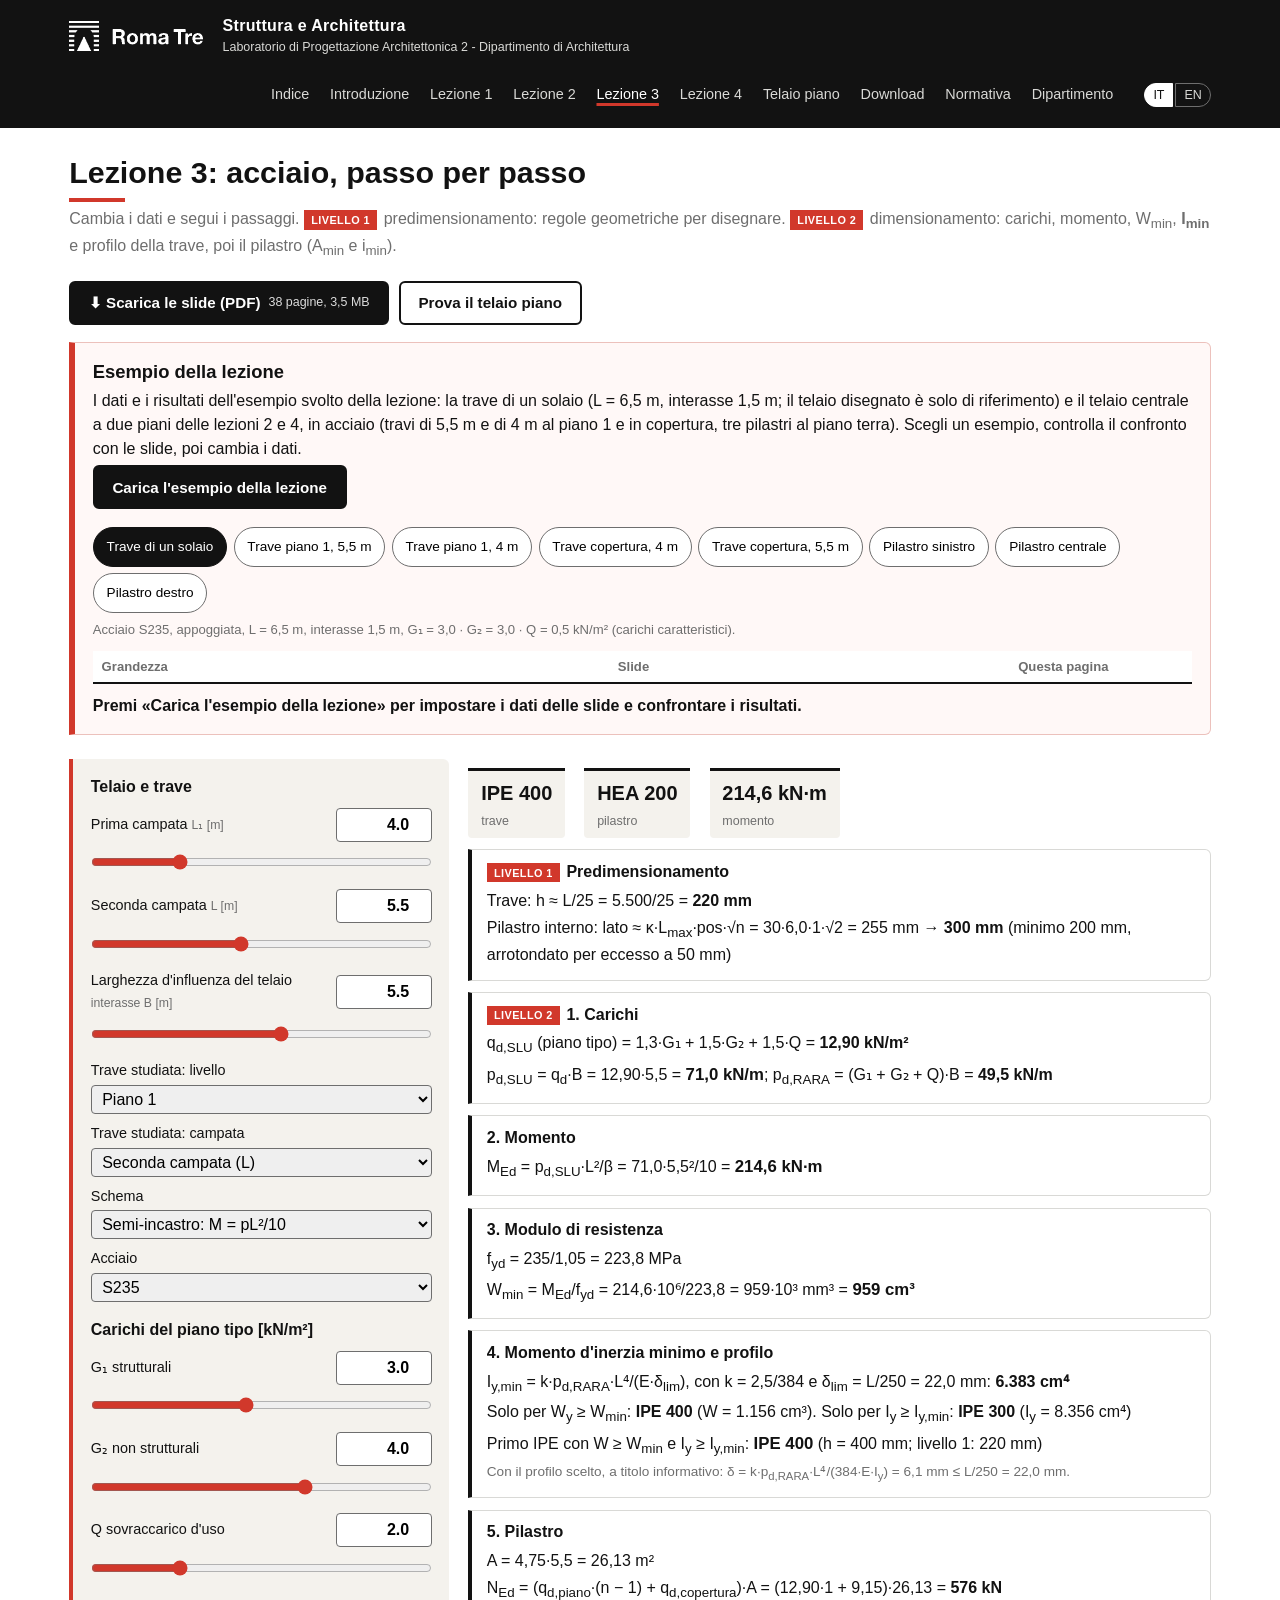
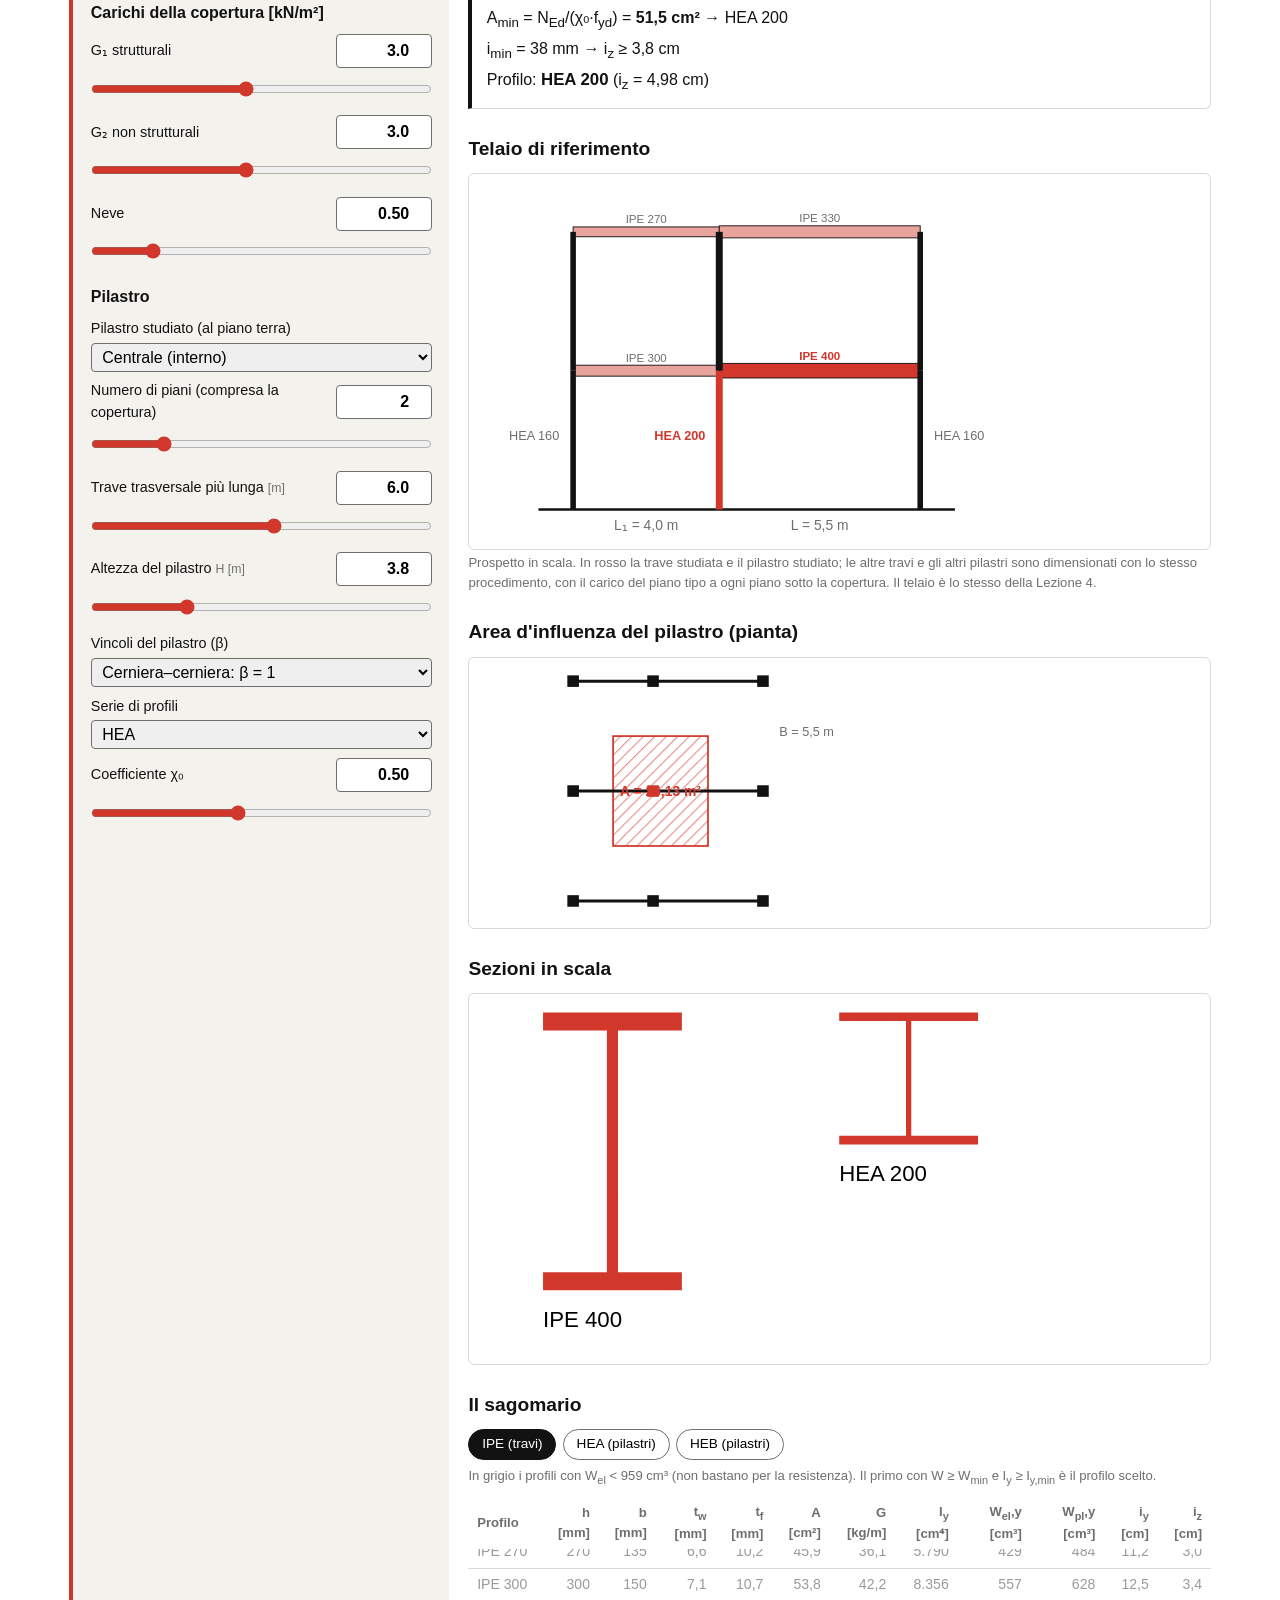
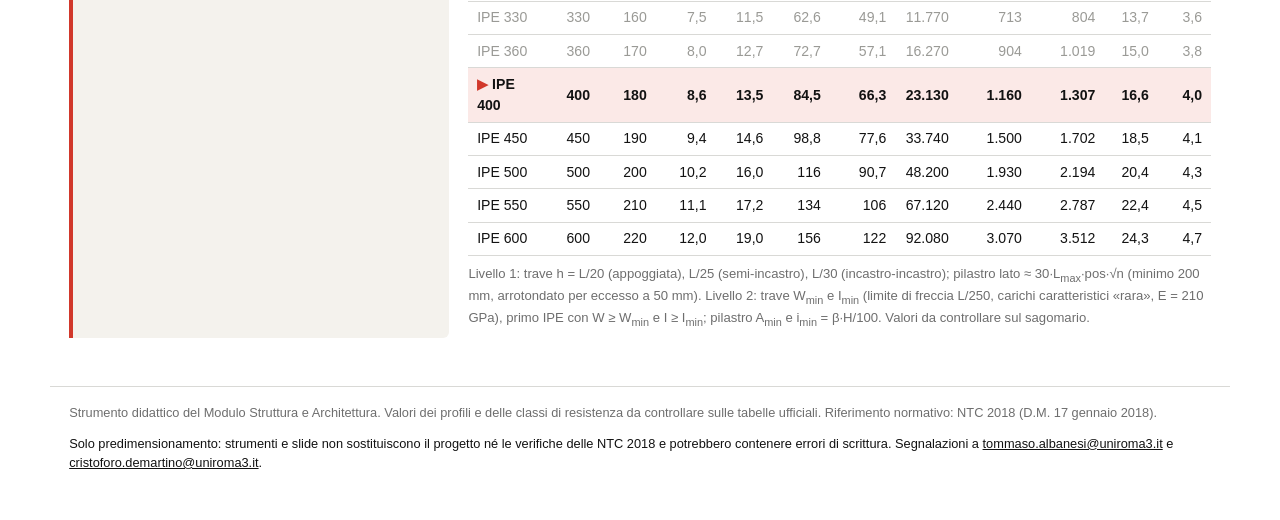
<file: lezione3.html>
<!doctype html>
<html lang="it">
<head>
<meta charset="utf-8">
<meta name="viewport" content="width=device-width, initial-scale=1, viewport-fit=cover">
<meta name="theme-color" content="#121212">
<link rel="icon" href="assets/img/favicon.ico?v=20261124" sizes="48x48">
<link rel="icon" href="assets/img/favicon.svg?v=20261124" type="image/svg+xml">
<link rel="apple-touch-icon" href="assets/img/apple-touch-icon.png?v=20261124">
<title>Lezione 3 - Acciaio: trave e pilastro | Struttura e Architettura</title>
<meta name="description" content="Dimensionamento guidato di una trave IPE e di un pilastro HEA o HEB in acciaio, passo per passo, con l'esempio svolto delle slide sul telaio a due piani. Slide da scaricare.">
<link rel="stylesheet" href="assets/css/style.css?v=20261127">
<style>
 .kpi{display:flex;gap:1.2rem;flex-wrap:wrap;margin:.6rem 0}
 .kpi div{background:var(--carta);border-top:3px solid var(--nero);padding:.4rem .8rem;border-radius:0 0 4px 4px}
 .kpi b{display:block;font-size:1.25rem}
 .kpi span{font-size:.78rem;color:var(--grigio)}
 .campo.inline{grid-template-columns:auto 1fr;gap:.5rem}
 .campo.inline input[type=checkbox]{grid-column:auto;accent-color:var(--rosso);width:1.1rem;height:1.1rem}
 .passo{background:var(--bianco);border:1px solid var(--grigio-chiaro);border-left:4px solid var(--nero);padding:.6rem .9rem;margin:.7rem 0;border-radius:0 6px 6px 0}
 .passo h3{margin:0 0 .3rem;font-size:1rem}
 .passo p{margin:.2rem 0;font-variant-numeric:tabular-nums}
 .passo .ris{font-size:1.05rem}
 th{text-transform:none;letter-spacing:0;font-size:.82rem}
 #sag tr.no td{color:#9a9a96}
 #sag tr.si td{background:#fbe9e7;font-weight:700}
 #sag tr.si td:first-child::before{content:"▶ ";color:#d1382b}
 #sag th{position:sticky;top:0;background:#fff}
</style>
</head>
<body>
<header class="sito"><div class="in">
  <a href="index.html"><img src="assets/img/logo_romatre_bianco.png" alt="Roma Tre"></a>
  <div class="titolo">Struttura e Architettura<small>Laboratorio di Progettazione Architettonica 2 - Dipartimento di Architettura</small></div>
  <nav aria-label="Navigazione"><a href="index.html">Indice</a><a href="introduzione.html">Introduzione</a><a href="lezione1.html">Lezione 1</a><a href="lezione2.html">Lezione 2</a><a href="lezione3.html" aria-current="page">Lezione 3</a><a href="lezione4.html">Lezione 4</a><a href="telaio.html">Telaio piano</a><a href="index.html#download">Download</a><a href="normativa.html">Normativa</a><a href="dipartimento.html">Dipartimento</a></nav>
</div></header>

<main>
<h1>Lezione 3: acciaio, passo per passo</h1>
<p class="sotto" data-en="Change the data and follow the steps. &lt;span class=&quot;liv&quot;&gt;LEVEL 1&lt;/span&gt;preliminary sizing: geometric rules for drawing. &lt;span class=&quot;liv&quot;&gt;LEVEL 2&lt;/span&gt;sizing: loads, moment, W&lt;sub&gt;min&lt;/sub&gt;, &lt;b&gt;I&lt;sub&gt;min&lt;/sub&gt;&lt;/b&gt; and section of the beam, then the column (A&lt;sub&gt;min&lt;/sub&gt; and i&lt;sub&gt;min&lt;/sub&gt;).">Cambia i dati e segui i passaggi. <span class="liv">LIVELLO 1</span>predimensionamento: regole geometriche per disegnare. <span class="liv">LIVELLO 2</span>dimensionamento: carichi, momento, W<sub>min</sub>, <b>I<sub>min</sub></b> e profilo della trave, poi il pilastro (A<sub>min</sub> e i<sub>min</sub>).</p>
<p class="azioni"><a class="bottone" href="pdf/lezione3.pdf" download>⬇ Scarica le slide (PDF) <small class="pdf-info" data-pdf="lezione3" data-en="38 pages, 3.5 MB">38 pagine, 3,5 MB</small></a><a class="bottone chiaro" href="telaio.html?materiale=acciaio&amp;piani=2&amp;campate=2&amp;luci=4,5.5&amp;H=3.8&amp;B=5.5&amp;acc=S235&amp;serie=HEA&amp;carichiLiv=1:3:4:2:4,2:3:3:0.5">Prova il telaio piano</a></p>
<section id="esempio" class="esempio-lezione" aria-label="Esempio della lezione"></section>
<div class="griglia due">
  <div class="pannello">
    <h3 style="margin-top:0">Telaio e trave</h3>
    <div class="campo"><label for="L1">Prima campata <span class="unita">L₁ [m]</span></label><output id="L1v"></output><input type="range" id="L1" min="2" max="10" step="0.1" value="4"></div>
    <div class="campo"><label for="L">Seconda campata <span class="unita">L [m]</span></label><output id="Lv"></output><input type="range" id="L" min="2" max="10" step="0.1" value="5.5"></div>
    <div class="campo"><label for="B">Larghezza d'influenza del telaio <span class="unita">interasse B [m]</span></label><output id="Bv"></output><input type="range" id="B" min="1" max="9" step="0.1" value="5.5"></div>
    <div class="campo"><label for="pianoTr">Trave studiata: livello</label><select id="pianoTr"><option value="p1" selected>Piano 1</option><option value="cop">Copertura</option></select></div>
    <div class="campo"><label for="campTr">Trave studiata: campata</label><select id="campTr"><option value="2" selected>Seconda campata (L)</option><option value="1">Prima campata (L₁)</option></select></div>
    <div class="campo"><label for="sch">Schema</label><select id="sch"><option value="appoggiata">Appoggiata: M = pL²/8</option><option value="semi" selected>Semi-incastro: M = pL²/10</option><option value="incastro">Incastro-incastro: M = pL²/12</option></select></div>
    <div class="campo"><label for="acc">Acciaio</label><select id="acc"><option selected>S235</option><option>S275</option><option>S355</option></select></div>
    <h3>Carichi del piano tipo [kN/m²]</h3>
    <div class="campo"><label for="g1">G₁ strutturali</label><output id="g1v"></output><input type="range" id="g1" min="0.5" max="6" step="0.1" value="3"></div>
    <div class="campo"><label for="g2">G₂ non strutturali</label><output id="g2v"></output><input type="range" id="g2" min="0.5" max="6" step="0.1" value="4"></div>
    <div class="campo"><label for="q">Q sovraccarico d'uso</label><output id="qv"></output><input type="range" id="q" min="0" max="8" step="0.1" value="2"></div>
    <h3>Carichi della copertura [kN/m²]</h3>
    <div class="campo"><label for="g1c">G₁ strutturali</label><output id="g1cv"></output><input type="range" id="g1c" min="0.5" max="6" step="0.1" value="3"></div>
    <div class="campo"><label for="g2c">G₂ non strutturali</label><output id="g2cv"></output><input type="range" id="g2c" min="0.5" max="6" step="0.1" value="3"></div>
    <div class="campo"><label for="qc">Neve</label><output id="qcv"></output><input type="range" id="qc" min="0" max="3" step="0.05" value="0.5"></div>
    <h3>Pilastro</h3>
    <div class="campo"><label for="pil">Pilastro studiato (al piano terra)</label><select id="pil"><option value="sx">Sinistro (di bordo)</option><option value="c" selected>Centrale (interno)</option><option value="dx">Destro (di bordo)</option></select></div>
    <div class="campo"><label for="np">Numero di piani (compresa la copertura)</label><output id="npv"></output><input type="range" id="np" min="1" max="6" step="1" value="2"></div>
    <div class="campo"><label for="Bmax">Trave trasversale più lunga <span class="unita">[m]</span></label><output id="Bmaxv"></output><input type="range" id="Bmax" min="2.5" max="9" step="0.5" value="6"></div>
    <div class="campo"><label for="H">Altezza del pilastro <span class="unita">H [m]</span></label><output id="Hv"></output><input type="range" id="H" min="2.6" max="7" step="0.1" value="3.8"></div>
    <div class="campo"><label for="vincPil">Vincoli del pilastro (β)</label>
      <select id="vincPil"><option value="cc" selected>Cerniera–cerniera: β = 1</option><option value="ci">Incastro–cerniera: β = 0,7</option><option value="ii">Incastro–incastro: β = 0,5</option><option value="m">Mensola: β = 2</option></select></div>
    <div class="campo"><label for="serie">Serie di profili</label>
      <select id="serie"><option value="HEB">HEB</option><option value="HEA" selected>HEA</option></select></div>
    <div class="campo"><label for="chi">Coefficiente χ₀</label><output id="chiv"></output><input type="range" id="chi" min="0.2" max="0.9" step="0.05" value="0.5"></div>
  </div>
  <div>
    <div class="kpi" id="kpi" aria-live="polite"></div>
    <div id="passi"></div>
    <h2>Telaio di riferimento</h2>
    <svg id="telaio" class="fig" role="img" aria-label="Prospetto del telaio di riferimento con travi IPE e pilastri HE in scala"></svg>
    <p class="nota" style="margin-top:.2rem">Prospetto in scala. In rosso la trave studiata e il pilastro studiato; le altre travi e gli altri pilastri sono dimensionati con lo stesso procedimento, con il carico del piano tipo a ogni piano sotto la copertura. Il telaio è lo stesso della Lezione 4.</p>
    <h2>Area d'influenza del pilastro (pianta)</h2>
    <svg id="pianta" class="fig" role="img" aria-label="Pianta con l'area d'influenza del pilastro studiato"></svg>
    <h2>Sezioni in scala</h2>
    <svg id="fig" class="fig" role="img" aria-label="Sezione IPE e HEB in scala"></svg>
    <h2>Il sagomario</h2>
    <div class="pillole" role="group" aria-label="Famiglia di profili"><button type="button" id="tIPE" aria-pressed="true">IPE (travi)</button><button type="button" id="tHEA" aria-pressed="false">HEA (pilastri)</button><button type="button" id="tHEB" aria-pressed="false">HEB (pilastri)</button></div>
    <p class="nota" id="sagNota" style="margin-top:.2rem"></p>
    <div class="scroll" id="sagBox" style="max-height:360px;overflow:auto"><table id="sag"></table></div>
    <p class="nota" data-en="Level 1: beam h = L/20 (simply supported), L/25 (semi-fixed), L/30 (fixed-fixed); column side ≈ 30·L&lt;sub&gt;max&lt;/sub&gt;·pos·√n (minimum 200 mm, rounded up to 50 mm). Level 2: beam W&lt;sub&gt;min&lt;/sub&gt; and I&lt;sub&gt;min&lt;/sub&gt; (deflection limit L/250, characteristic loads «rare», E = 210 GPa), first IPE with W ≥ W&lt;sub&gt;min&lt;/sub&gt; and I ≥ I&lt;sub&gt;min&lt;/sub&gt;; column A&lt;sub&gt;min&lt;/sub&gt; and i&lt;sub&gt;min&lt;/sub&gt; = β·H/100. Values to be checked against the section tables.">Livello 1: trave h = L/20 (appoggiata), L/25 (semi-incastro), L/30 (incastro-incastro); pilastro lato ≈ 30·L<sub>max</sub>·pos·√n (minimo 200 mm, arrotondato per eccesso a 50 mm). Livello 2: trave W<sub>min</sub> e I<sub>min</sub> (limite di freccia L/250, carichi caratteristici «rara», E = 210 GPa), primo IPE con W ≥ W<sub>min</sub> e I ≥ I<sub>min</sub>; pilastro A<sub>min</sub> e i<sub>min</sub> = β·H/100. Valori da controllare sul sagomario.</p>
  </div>
</div>
</main>
<footer class="sito">Strumento didattico del Modulo Struttura e Architettura. Valori dei profili e delle classi di resistenza da controllare sulle tabelle ufficiali. Riferimento normativo: NTC 2018 (D.M. 17 gennaio 2018).<p class="disclaimer" data-en="Preliminary sizing only: the tools and the slides do not replace the design or the checks of the NTC 2018, and may contain typing errors. Please report them to <a href='mailto:tommaso.albanesi@uniroma3.it'>tommaso.albanesi@uniroma3.it</a> and <a href='mailto:cristoforo.demartino@uniroma3.it'>cristoforo.demartino@uniroma3.it</a>.">Solo predimensionamento: strumenti e slide non sostituiscono il progetto né le verifiche delle NTC 2018 e potrebbero contenere errori di scrittura. Segnalazioni a <a href="mailto:tommaso.albanesi@uniroma3.it">tommaso.albanesi@uniroma3.it</a> e <a href="mailto:cristoforo.demartino@uniroma3.it">cristoforo.demartino@uniroma3.it</a>.</p><div class="contatore"><script type="text/javascript" id="mapmyvisitors" src="//mapmyvisitors.com/map.js?d=8mlh35VvBfbMH0bKw_div-BWzXwgvV7yv6bGNSa0mT0&cl=ffffff&w=a"></script></div></footer>
<script src="assets/js/calc.js?v=20261127"></script>
<script src="assets/js/esempio.js?v=20261127"></script>
<script>
(function () {
  var $ = function (id) { return document.getElementById(id); }, F = RT.fmt;
  function v(id) { return parseFloat($(id).value); }
  var BPIL = { cc: 1, ci: 0.7, ii: 0.5, m: 2 };
  var famiglia = 'IPE', ULT = {};
  function calcola() {
    $('L1v').textContent = F(v('L1'), 1) + ' m'; $('Lv').textContent = F(v('L'), 1) + ' m'; $('Bv').textContent = F(v('B'), 1) + ' m'; $('Bmaxv').textContent = F(v('Bmax'), 1) + ' m';
    $('g1v').textContent = F(v('g1'), 1); $('g2v').textContent = F(v('g2'), 1); $('qv').textContent = F(v('q'), 1);
    $('g1cv').textContent = F(v('g1c'), 1); $('g2cv').textContent = F(v('g2c'), 1); $('qcv').textContent = F(v('qc'), 2);
    $('npv').textContent = $('np').value; $('chiv').textContent = F(v('chi'), 2); $('Hv').textContent = F(v('H'), 1) + ' m';
    var G = RT.GAMMA, L1 = v('L1'), L2 = v('L'), L = $('campTr').value === '1' ? L1 : L2, B = v('B'), vinc = $('sch').value, beta = RT.BETA[vinc], k = RT.KFRECCIA[vinc];   // L: la trave studiata
    var pilSel = $('pil').value, tj = pilSel === 'sx' ? L1 / 2 : (pilSel === 'dx' ? L2 / 2 : (L1 + L2) / 2), Ainf = tj * B;               // area d'influenza del pilastro studiato
    var fyk = RT.ACCIAI[$('acc').value], fyd = RT.fyd(fyk), serie = $('serie').value;
    var cop = $('pianoTr').value === 'cop';                                                       // la trave studiata e' al piano 1 o in copertura
    var qdP = G.G1 * v('g1') + G.G2 * v('g2') + G.Q * v('q'), qdC = G.G1 * v('g1c') + G.G2 * v('g2c') + G.Q * v('qc'), qd = cop ? qdC : qdP, pd = qd * B;
    var psP = (v('g1') + v('g2') + v('q')) * B, psC = (v('g1c') + v('g2c') + v('qc')) * B, ps = cop ? psC : psP;
    var M = RT.momento(pd, L, beta), W = RT.Wmin(M, fyd);                       // W [cm3]
    var Imin = RT.Imin(k, ps, L, L), sc = RT.sceltaIPE(W, Imin), prof = sc.prof, hGeo = L * 1000 / RT.HLUCE[vinc];
    var delta = prof ? RT.deltaIPE(k, ps, L, prof[3]) : null;                      // solo informativa: la freccia non si verifica, si usa I_min
    var np = parseInt($('np').value, 10), N = (qdP * (np - 1) + qdC) * Ainf, Aming = RT.Amin_pilastro_acc(N, fyd, v('chi'));
    var L0 = BPIL[$('vincPil').value] * v('H'), imin = RT.imin(L0), he = RT.sceltaHE(serie, Aming, imin);
    var heA = null; RT.HE[serie].some(function (r) { if (r[3] >= Aming) { heA = r; return true; } return false; });
    var posNome = pilSel === 'c' ? 'interno' : 'bordo', posV = RT.POS_PILASTRO[posNome];                                                       // sinistro e destro di bordo, centrale interno
    var Lmax = Math.max(pilSel === 'sx' ? L1 : (pilSel === 'dx' ? L2 : Math.max(L1, L2)), v('Bmax'));                                           // trave piu' lunga che arriva nel pilastro
    var latoKg = RT.latoKgrezzo('acciaio', Lmax, posNome, np), latoK = RT.latoK('acciaio', Lmax, posNome, np), profI = sc.profI;
    ULT = { hGeo: hGeo, qd: qd, pd: pd, M: M, W: W, Imin: Imin, profW: sc.profW ? sc.profW[0] : '-', profI: profI ? profI[0] : '-', prof: prof ? prof[0] : '-', delta: delta,
            N: N, Amin: Aming * 100, heA: heA ? heA[0] : '-', he: he ? he[0] : '-', imin: imin, iz: he ? he[6] : 0, WIPE: sc.profW ? sc.profW[2] : 0, latoKg: latoKg, latoK: latoK, A: Ainf };
    var p = '';
    p += '<div class="passo"><h3><span class="liv">LIVELLO 1</span>Predimensionamento</h3><p>Trave: h ≈ L/' + RT.HLUCE[vinc] + ' = ' + F(L * 1000, 0) + '/' + RT.HLUCE[vinc] + ' = <b>' + F(hGeo, 0) + ' mm</b></p><p>Pilastro ' + (posNome === 'interno' ? 'interno' : 'di bordo') + ': lato ≈ κ·L<sub>max</sub>·pos·√n = 30·' + F(Lmax, 1) + '·' + F(posV, posV === 1 ? 0 : 1) + '·√' + np + ' = ' + F(latoKg, 0) + ' mm → <b>' + F(latoK, 0) + ' mm</b> (minimo 200 mm, arrotondato per eccesso a 50 mm)</p></div>';
    p += '<div class="passo"><h3><span class="liv">LIVELLO 2</span>1. Carichi</h3><p>q<sub>d,SLU</sub> (' + (cop ? 'copertura' : 'piano tipo') + ') = 1,3·G₁ + 1,5·G₂ + 1,5·Q = <b>' + F(qd, 2) + ' kN/m²</b></p><p>p<sub>d,SLU</sub> = q<sub>d</sub>·B = ' + F(qd, 2) + '·' + F(B, 1) + ' = <b class="ris">' + F(pd, 1) + ' kN/m</b>; p<sub>d,RARA</sub> = (G₁ + G₂ + Q)·B = <b>' + F(ps, 1) + ' kN/m</b></p></div>';
    p += '<div class="passo"><h3>2. Momento</h3><p>M<sub>Ed</sub> = p<sub>d,SLU</sub>·L²/β = ' + F(pd, 1) + '·' + F(L, 1) + '²/' + beta + ' = <b class="ris">' + F(M, 1) + ' kN·m</b></p></div>';
    p += '<div class="passo"><h3>3. Modulo di resistenza</h3><p>f<sub>yd</sub> = ' + fyk + '/1,05 = ' + F(fyd, 1) + ' MPa</p><p>W<sub>min</sub> = M<sub>Ed</sub>/f<sub>yd</sub> = ' + F(M, 1) + '·10⁶/' + F(fyd, 1) + ' = ' + F(W, 0) + '·10³ mm³ = <b class="ris">' + F(W, 0) + ' cm³</b></p></div>';
    if (prof) {
      var Iy = prof[3];
      p += '<div class="passo"><h3>4. Momento d\'inerzia minimo e profilo</h3><p>I<sub>y,min</sub> = k·p<sub>d,RARA</sub>·L⁴/(E·δ<sub>lim</sub>), con k = ' + ({ appoggiata: '5/384', semi: '2,5/384', incastro: '1/384' })[vinc] + ' e δ<sub>lim</sub> = L/250 = ' + F(L * 4, 1) + ' mm: <b>' + F(Imin, 0) + ' cm⁴</b></p><p>Solo per W<sub>y</sub> ≥ W<sub>min</sub>: <b>' + sc.profW[0] + '</b> (W = ' + F(sc.profW[2], 0) + ' cm³). Solo per I<sub>y</sub> ≥ I<sub>y,min</sub>: <b>' + (profI ? profI[0] : '-') + '</b> (I<sub>y</sub> = ' + F(profI ? profI[3] : 0, 0) + ' cm⁴)</p>' +
        (prof !== sc.profW ? '<p class="ko">Decide la deformabilità: per la sola resistenza basterebbe ' + sc.profW[0] + '.</p>' : '') +
        '<p>Primo IPE con W ≥ W<sub>min</sub> e I<sub>y</sub> ≥ I<sub>y,min</sub>: <b class="ris">' + prof[0] + '</b> (h = ' + prof[1] + ' mm; livello 1: ' + F(hGeo, 0) + ' mm)</p><p class="unita">Con il profilo scelto, a titolo informativo: δ = k·p<sub>d,RARA</sub>·L⁴/(384·E·I<sub>y</sub>) = ' + F(delta, 1) + ' mm ≤ L/250 = ' + F(L * 4, 1) + ' mm.</p></div>';
    } else p += '<div class="passo"><h3>4. Momento d\'inerzia minimo e profilo</h3><p class="ko">Nessun IPE soddisfa W e I<sub>min</sub>: servono sezioni più grandi o un altro schema.</p></div>';
    p += '<div class="passo"><h3>5. Pilastro</h3><p>A = ' + F(tj, 2) + '·' + F(B, 1) + ' = ' + F(Ainf, 2) + ' m²</p><p>N<sub>Ed</sub> = (q<sub>d,piano</sub>·(n − 1) + q<sub>d,copertura</sub>)·A = (' + F(qdP, 2) + '·' + (np - 1) + ' + ' + F(qdC, 2) + ')·' + F(Ainf, 2) + ' = <b>' + F(N, 0) + ' kN</b></p><p>A<sub>min</sub> = N<sub>Ed</sub>/(χ₀·f<sub>yd</sub>) = <b>' + F(Aming, 1) + ' cm²</b> → ' + (heA ? heA[0] : 'oltre ' + serie + ' 600') + '</p><p>i<sub>min</sub> = ' + F(imin, 0) + ' mm → i<sub>z</sub> ≥ ' + F(imin / 10, 1) + ' cm</p><p>Profilo: <b class="ris">' + (he ? he[0] : 'oltre ' + serie + ' 600') + '</b>' + (he ? ' (i<sub>z</sub> = ' + F(he[6], 2) + ' cm)' : '') + (he && heA && he !== heA ? ' — decide la <b>stabilità</b>, non l\'area' : '') + '</p></div>';
    $('passi').innerHTML = p;
    $('kpi').innerHTML = '<div><b>' + (prof ? prof[0] : '-') + '</b><span>trave</span></div><div><b>' + (he ? he[0] : '-') + '</b><span>pilastro</span></div><div><b>' + F(M, 1) + ' kN·m</b><span>momento</span></div>';
    var s = Math.min(1.1, 150 / Math.max(prof ? prof[1] : 200, he ? he[1] : 200)), out = '', x = 40;
    function ipe(h, b, x0) { var tf = Math.max(8, h * 0.065) * s, tw = Math.max(5, h * 0.04) * s, hh = h * s, bb = b * s;
      return '<path d="M' + x0 + ',10 h' + bb + ' v' + tf + ' h-' + (bb / 2 - tw / 2) + ' v' + (hh - 2 * tf) + ' h' + (bb / 2 - tw / 2) + ' v' + tf + ' h-' + bb + ' v-' + tf + ' h' + (bb / 2 - tw / 2) + ' v-' + (hh - 2 * tf) + ' h-' + (bb / 2 - tw / 2) + ' z" fill="#d1382b"/>'; }
    if (prof) { out += ipe(prof[1], prof[1] * 0.5, x); out += '<text x="' + x + '" y="' + (prof[1] * s + 30) + '" font-size="12">' + prof[0] + '</text>'; }
    if (he) { out += ipe(he[1], he[2], 200); out += '<text x="200" y="' + (he[1] * s + 30) + '" font-size="12">' + he[0] + '</text>'; }
    $('fig').setAttribute('viewBox', '0 0 400 200'); $('fig').innerHTML = out;
    disegnaTelaio({ L1: L1, L2: L2, B: B, qdP: qdP, qdC: qdC, psP: psP, psC: psC, kSt: cop ? np : 1, fyd: fyd, beta: beta, k: k, serie: serie, chi: v('chi'), np: np, H: v('H'), imin: imin, camp: $('campTr').value === '1' ? 0 : 1, pil: pilSel === 'sx' ? 0 : (pilSel === 'dx' ? 2 : 1), Ainf: Ainf });
    sagomario(W, Aming, imin, sc, prof);
    if (window.RTE) RTE.aggiorna();
  }

  // prospetto e pianta del telaio di riferimento: travi IPE e pilastri HE dimensionati con lo stesso procedimento (stesso carico a ogni piano)
  function disegnaTelaio(d) {
    var n = d.np, H = d.H, W = 640, tot = d.L1 + d.L2, sc = Math.min(40, 440 / tot, 240 / (n * H)), x0 = 90, yg = 30 + n * H * sc + 20, out = '', k;
    var xs = [x0, x0 + d.L1 * sc, x0 + tot * sc], spans = [d.L1, d.L2];
    function traviPiano(qdk, psk) {                    // profili IPE delle due campate per un piano con carico qdk (SLU) e psk (rara) per metro
      return spans.map(function (Lc) {
        var M = RT.momento(qdk * d.B, Lc, d.beta), Wm = RT.Wmin(M, d.fyd), r = RT.sceltaIPE(Wm, RT.Imin(d.k, psk, Lc, Lc));
        return r.prof;
      });
    }
    var traviP = traviPiano(d.qdP, d.psP), traviC = traviPiano(d.qdC, d.psC);
    var tj = [d.L1 / 2, (d.L1 + d.L2) / 2, d.L2 / 2];
    var pil = tj.map(function (t) { var N = (d.qdP * (d.np - 1) + d.qdC) * t * d.B; return RT.sceltaHE(d.serie, RT.Amin_pilastro_acc(N, d.fyd, d.chi), d.imin); });
    out += '<line x1="' + (x0 - 30) + '" x2="' + (xs[2] + 30) + '" y1="' + yg + '" y2="' + yg + '" stroke="#121212" stroke-width="2"/>';
    for (k = 1; k <= n; k++) {
      var yk = yg - k * H * sc;
      [0, 1].forEach(function (i) {
        var pr = (k === n ? traviC : traviP)[i], hp = (pr ? pr[1] : 600) / 1000 * sc, studiata = (k === d.kSt && i === d.camp);                // la trave studiata: livello scelto (piano 1 o copertura)
        out += '<rect x="' + xs[i] + '" y="' + (yk - hp / 2) + '" width="' + (spans[i] * sc) + '" height="' + hp + '" fill="' + (studiata ? '#d1382b' : '#e8a39c') + '" stroke="#121212" stroke-width=".8"/>';
        out += '<text x="' + ((xs[i] + xs[i + 1]) / 2) + '" y="' + (yk - hp / 2 - 3) + '" text-anchor="middle" font-size="10" font-weight="' + (studiata ? 700 : 400) + '" fill="' + (studiata ? '#d1382b' : '#6e6e6e') + '">' + (pr ? pr[0] : '> IPE 600') + '</text>';
      });
    }
    for (var j = 0; j < 3; j++) for (k = 1; k <= n; k++) {
      var ww = Math.max(((pil[j] ? pil[j][1] : 600) / 1000) * sc, 3), yb = yg - (k - 1) * H * sc, yt = yg - k * H * sc;
      out += '<rect x="' + (xs[j] - ww / 2) + '" y="' + yt + '" width="' + ww + '" height="' + (yb - yt) + '" fill="' + (j === d.pil && k === 1 ? '#d1382b' : '#121212') + '"/>';
    }
    for (j = 0; j < 3; j++) {
      var st = j === d.pil, lx = xs[j] + (j === 2 ? 12 : -12);
      out += '<text x="' + lx + '" y="' + (yg - H * sc / 2) + '" text-anchor="' + (j === 2 ? 'start' : 'end') + '" font-size="11" font-weight="' + (st ? 700 : 400) + '" fill="' + (st ? '#d1382b' : '#6e6e6e') + '">' + (pil[j] ? pil[j][0] : '> ' + d.serie + ' 600') + '</text>';
    }
    out += '<text x="' + ((xs[0] + xs[1]) / 2) + '" y="' + (yg + 18) + '" text-anchor="middle" font-size="12" fill="#6e6e6e">L₁ = ' + F(d.L1, 1) + ' m</text>';
    out += '<text x="' + ((xs[1] + xs[2]) / 2) + '" y="' + (yg + 18) + '" text-anchor="middle" font-size="12" fill="#6e6e6e">L = ' + F(d.L2, 1) + ' m</text>';
    $('telaio').setAttribute('viewBox', '0 0 ' + W + ' ' + (yg + 34)); $('telaio').innerHTML = out;
    // pianta: area d'influenza del pilastro studiato (due interassi, il telaio studiato al centro)
    var sp = Math.min(30, 430 / tot, 190 / (2 * d.B)), px = 90, py = 20, o2 = '';
    var pxs = [px, px + d.L1 * sp, px + tot * sp], pys = [py, py + d.B * sp, py + 2 * d.B * sp];
    var ax0 = d.pil === 0 ? pxs[0] : (d.pil === 1 ? (pxs[0] + pxs[1]) / 2 : (pxs[1] + pxs[2]) / 2), ax1 = d.pil === 0 ? (pxs[0] + pxs[1]) / 2 : (d.pil === 1 ? (pxs[1] + pxs[2]) / 2 : pxs[2]);
    o2 += '<defs><pattern id="tr3" width="7" height="7" patternUnits="userSpaceOnUse" patternTransform="rotate(45)"><line x1="0" y1="0" x2="0" y2="7" stroke="#d1382b" stroke-width="2"/></pattern></defs>';
    o2 += '<rect x="' + ax0 + '" y="' + (pys[1] - d.B * sp / 2) + '" width="' + (ax1 - ax0) + '" height="' + (d.B * sp) + '" fill="url(#tr3)" fill-opacity=".55" stroke="#d1382b" stroke-width="1.5"/>';
    pys.forEach(function (y) { o2 += '<line x1="' + pxs[0] + '" x2="' + pxs[2] + '" y1="' + y + '" y2="' + y + '" stroke="#121212" stroke-width="2.6"/>'; });
    pxs.forEach(function (x, i) { pys.forEach(function (y, jj) { o2 += '<rect x="' + (x - 5) + '" y="' + (y - 5) + '" width="10" height="10" fill="' + (i === d.pil && jj === 1 ? '#d1382b' : '#121212') + '"/>'; }); });
    o2 += '<text x="' + ((ax0 + ax1) / 2) + '" y="' + (pys[1] + 4) + '" text-anchor="middle" font-size="12" font-weight="700" fill="#d1382b">A = ' + F(d.Ainf, 2) + ' m²</text>';
    o2 += '<text x="' + (pxs[2] + 14) + '" y="' + ((pys[0] + pys[1]) / 2) + '" font-size="11" fill="#6e6e6e">B = ' + F(d.B, 1) + ' m</text>';
    $('pianta').setAttribute('viewBox', '0 0 640 ' + (pys[2] + 24)); $('pianta').innerHTML = o2;
  }

  function sagomario(W, Amin, imin, sc, prof) {
    var righe = RT.SAGOMARIO[famiglia], scelto = -1, h = '<thead><tr>' + RT.SAGOMARIO_COLONNE.map(function (c) { return '<th>' + c.replace(/_(\w+)/g, '<sub>$1</sub>') + '</th>'; }).join('') + '</tr></thead><tbody>';
    var ok = function (r) { return famiglia === 'IPE' ? (prof && r[0] === prof[0]) : (r[5] >= Amin && r[11] !== null && r[11] * 10 >= imin); };
    var scarta = function (r, i) {
      if (famiglia === 'IPE') return r[8] < W;
      return r[5] < Amin || (r[11] !== null && r[11] * 10 < imin);
    };
    for (var i = 0; i < righe.length; i++) {
      var tipo = righe[i][0];
      if (famiglia !== 'IPE' && scelto < 0 && ok(righe[i])) scelto = i;
      if (famiglia === 'IPE' && ok(righe[i])) scelto = i;
    }
    righe.forEach(function (r, i) {
      h += '<tr class="' + (i === scelto ? 'si' : (scarta(r, i) ? 'no' : '')) + '"><td>' + r[0] + '</td>' + r.slice(1).map(function (x) { return '<td>' + (x === null ? '-' : F(x, Math.abs(x) >= 100 ? 0 : 1)) + '</td>'; }).join('') + '</tr>';
    });
    $('sag').innerHTML = h + '</tbody>';
    $('sagNota').innerHTML = famiglia === 'IPE'
      ? 'In grigio i profili con W<sub>el</sub> &lt; ' + F(W, 0) + ' cm³ (non bastano per la resistenza)' + (sc && sc.profW && prof && prof !== sc.profW ? '; il profilo scelto è più grande perché I<sub>y</sub> non raggiunge I<sub>y,min</sub> con ' + sc.profW[0] : '') + '. Il primo con W ≥ W<sub>min</sub> e I<sub>y</sub> ≥ I<sub>y,min</sub> è il profilo scelto.'
      : 'In grigio i profili con A &lt; ' + F(Amin, 1) + ' cm² o i<sub>z</sub> &lt; ' + F(imin / 10, 1) + ' cm (stabilità). Il primo che soddisfa entrambe le condizioni è il profilo scelto.';
    var el = $('sag').querySelector('tr.si');
    if (el) $('sagBox').scrollTop = Math.max(0, el.offsetTop - 120);
  }
  ['IPE', 'HEA', 'HEB'].forEach(function (f) { $('t' + f).addEventListener('click', function () {
    famiglia = f; ['IPE', 'HEA', 'HEB'].forEach(function (g) { $('t' + g).setAttribute('aria-pressed', g === f); }); calcola(); }); });
  ['L1', 'L', 'B', 'pianoTr', 'campTr', 'sch', 'acc', 'g1', 'g2', 'q', 'g1c', 'g2c', 'qc', 'pil', 'np', 'Bmax', 'chi', 'H', 'vincPil', 'serie'].forEach(function (id) { $(id).addEventListener('input', calcola); });
  calcola();

  // Esempio della lezione: gli stessi dati e gli stessi risultati delle slide (lezione3.tex): il telaio a due piani della lezione 4, in acciaio
  var BASE = { acc: 'S235', g1: 3, g2: 4, q: 2, g1c: 3, g2c: 3, qc: 0.5, L1: 4, L: 5.5, B: 5.5, pianoTr: 'p1', campTr: '2', sch: 'semi', pil: 'c', np: 2, Bmax: 6, chi: 0.5, H: 3.8, vincPil: 'cc', serie: 'HEA' };
  function sc(titolo, nota, v, attesi) { return { titolo: titolo, nota: nota, valori: Object.assign({}, BASE, v), attesi: attesi }; }
  function trave(hGeo, pd, M, W, profW, Imin, profI, prof, tolI) {
    return [
      { e: 'Livello 1: h = L/25 [mm]', s: hGeo, d: 0, p: function () { return ULT.hGeo; } },
      { e: 'p_d,SLU [kN/m]', s: pd, d: 2, p: function () { return ULT.pd; } },
      { e: 'M_Ed [kN·m]', s: M, d: 1, p: function () { return ULT.M; } },
      { e: 'W_y,min [cm³]', s: W, d: 0, p: function () { return ULT.W; } },
      { e: 'Profilo per la sola resistenza', s: profW, p: function () { return ULT.profW; } },
      { e: 'I_y,min [cm⁴]', s: Imin, d: 0, tol: tolI, p: function () { return ULT.Imin; } },
      { e: 'Profilo per la sola deformabilità', s: profI, p: function () { return ULT.profI; } },
      { e: 'Profilo scelto', s: prof, p: function () { return ULT.prof; } }
    ];
  }
  function pilastro(grezzo, lato, N, Amin, daA, scelto) {
    return [
      { e: 'Livello 1: lato ≈ κ·L_max·pos·√n [mm]', s: grezzo, d: 0, p: function () { return ULT.latoKg; } },
      { e: 'Livello 1: lato arrotondato [mm]', s: lato, d: 0, p: function () { return ULT.latoK; } },
      { e: 'N_Ed [kN]', s: N, d: 0, p: function () { return ULT.N; } },
      { e: 'A_min [mm²]', s: Amin, d: 0, p: function () { return ULT.Amin; } },
      { e: 'Profilo dalla sola area', s: daA, p: function () { return ULT.heA; } },
      { e: 'i_min = H/100 [mm]', s: 38, d: 0, p: function () { return ULT.imin; } },
      { e: 'Profilo con la stabilità', s: scelto, p: function () { return ULT.he; } }
    ];
  }
  RTE.avvia({
    contenitore: 'esempio',
    descrizione: 'I dati e i risultati dell\'esempio svolto della lezione: la trave di un solaio (L = 6,5 m, interasse 1,5 m; il telaio disegnato è solo di riferimento) e il telaio centrale a due piani delle lezioni 2 e 4, in acciaio (travi di 5,5 m e di 4 m al piano 1 e in copertura, tre pilastri al piano terra). Scegli un esempio, controlla il confronto con le slide, poi cambia i dati.',
    campi: ['L1', 'L', 'B', 'pianoTr', 'campTr', 'sch', 'acc', 'g1', 'g2', 'q', 'g1c', 'g2c', 'qc', 'pil', 'np', 'Bmax', 'chi', 'H', 'vincPil', 'serie'],
    scenari: [
      sc('Trave di un solaio', 'Acciaio S235, appoggiata, L = 6,5 m, interasse 1,5 m, G₁ = 3,0 · G₂ = 3,0 · Q = 0,5 kN/m² (carichi caratteristici).', { L: 6.5, B: 1.5, sch: 'appoggiata', campTr: '2', g2: 3, q: 0.5 },
        [{ e: 'Livello 1: h ≈ L/20 [mm]', s: 325, d: 0, p: function () { return ULT.hGeo; } },
         { e: 'p_d,SLU [kN/m]', s: 13.73, d: 2, p: function () { return ULT.pd; } },
         { e: 'M_Ed [kN·m]', s: 72.5, d: 1, p: function () { return ULT.M; } },
         { e: 'W_y,min [cm³]', s: 324, d: 0, p: function () { return ULT.W; } },
         { e: 'Profilo per la sola resistenza', s: 'IPE 240', p: function () { return ULT.profW; } },
         { e: 'I_y,min [cm⁴]', s: 4151, d: 0, p: function () { return ULT.Imin; } },
         { e: 'Profilo per la sola deformabilità', s: 'IPE 270', p: function () { return ULT.profI; } },
         { e: 'Profilo scelto', s: 'IPE 270', p: function () { return ULT.prof; } },
         { e: 'δ_max [mm]', s: 18.6, d: 1, p: function () { return ULT.delta; } }]),
      sc('Trave piano 1, 5,5 m', 'Acciaio S235, travi semi-incastrate (β = 10, k = 2,5). Piano 1: G₁ = 3,0 · G₂ = 4,0 · Q = 2,0 kN/m²; copertura: G₁ = 3,0 · G₂ = 3,0 · neve 0,5 kN/m². Larghezza d\'influenza 5,5 m.', { pianoTr: 'p1', campTr: '2' }, trave(220, 70.95, 214.6, 959, 'IPE 400', 6383, 'IPE 300', 'IPE 400', 0.002)),
      sc('Trave piano 1, 4 m', 'Stesso telaio: prima campata, piano 1.', { pianoTr: 'p1', campTr: '1' }, trave(160, 70.95, 113.5, 507, 'IPE 300', 2455, 'IPE 220', 'IPE 300', 0.002)),
      sc('Trave copertura, 4 m', 'Prima campata, copertura (carichi più bassi).', { pianoTr: 'cop', campTr: '1' }, trave(160, 50.33, 80.5, 360, 'IPE 270', 1773, 'IPE 200', 'IPE 270', 0.002)),
      sc('Trave copertura, 5,5 m', 'Seconda campata, copertura.', { pianoTr: 'cop', campTr: '2' }, trave(220, 50.33, 152.2, 680, 'IPE 330', 4610, 'IPE 270', 'IPE 330', 0.002)),
      sc('Pilastro sinistro', 'Pilastro al piano terra, di bordo (pos = 0,7): porta il piano 1 e la copertura. H = 3,8 m, cerniera-cerniera (β = 1), χ₀ = 0,5, L_max = 6 m (trave trasversale B₂). Area d\'influenza 2,00 × 5,50 = 11,0 m².', { pil: 'sx' }, pilastro(178, 200, 243, 2167, 'HEA 120', 'HEA 160')),
      sc('Pilastro centrale', 'Interno (pos = 1), L_max = 6 m. Area d\'influenza 4,75 × 5,50 = 26,1 m².', { pil: 'c' }, pilastro(255, 300, 576, 5148, 'HEA 200', 'HEA 200')),
      sc('Pilastro destro', 'Di bordo (pos = 0,7), L_max = 6 m. Area d\'influenza 2,75 × 5,50 = 15,1 m².', { pil: 'dx' }, pilastro(178, 200, 334, 2980, 'HEA 140', 'HEA 160'))
    ]
  });
})();
</script>
<script src="assets/js/cursori.js?v=20261127"></script>
<script src="assets/js/i18n-en.js?v=20261127"></script>
<script src="assets/js/i18n.js?v=20261127"></script>
</body>
</html>
</file>
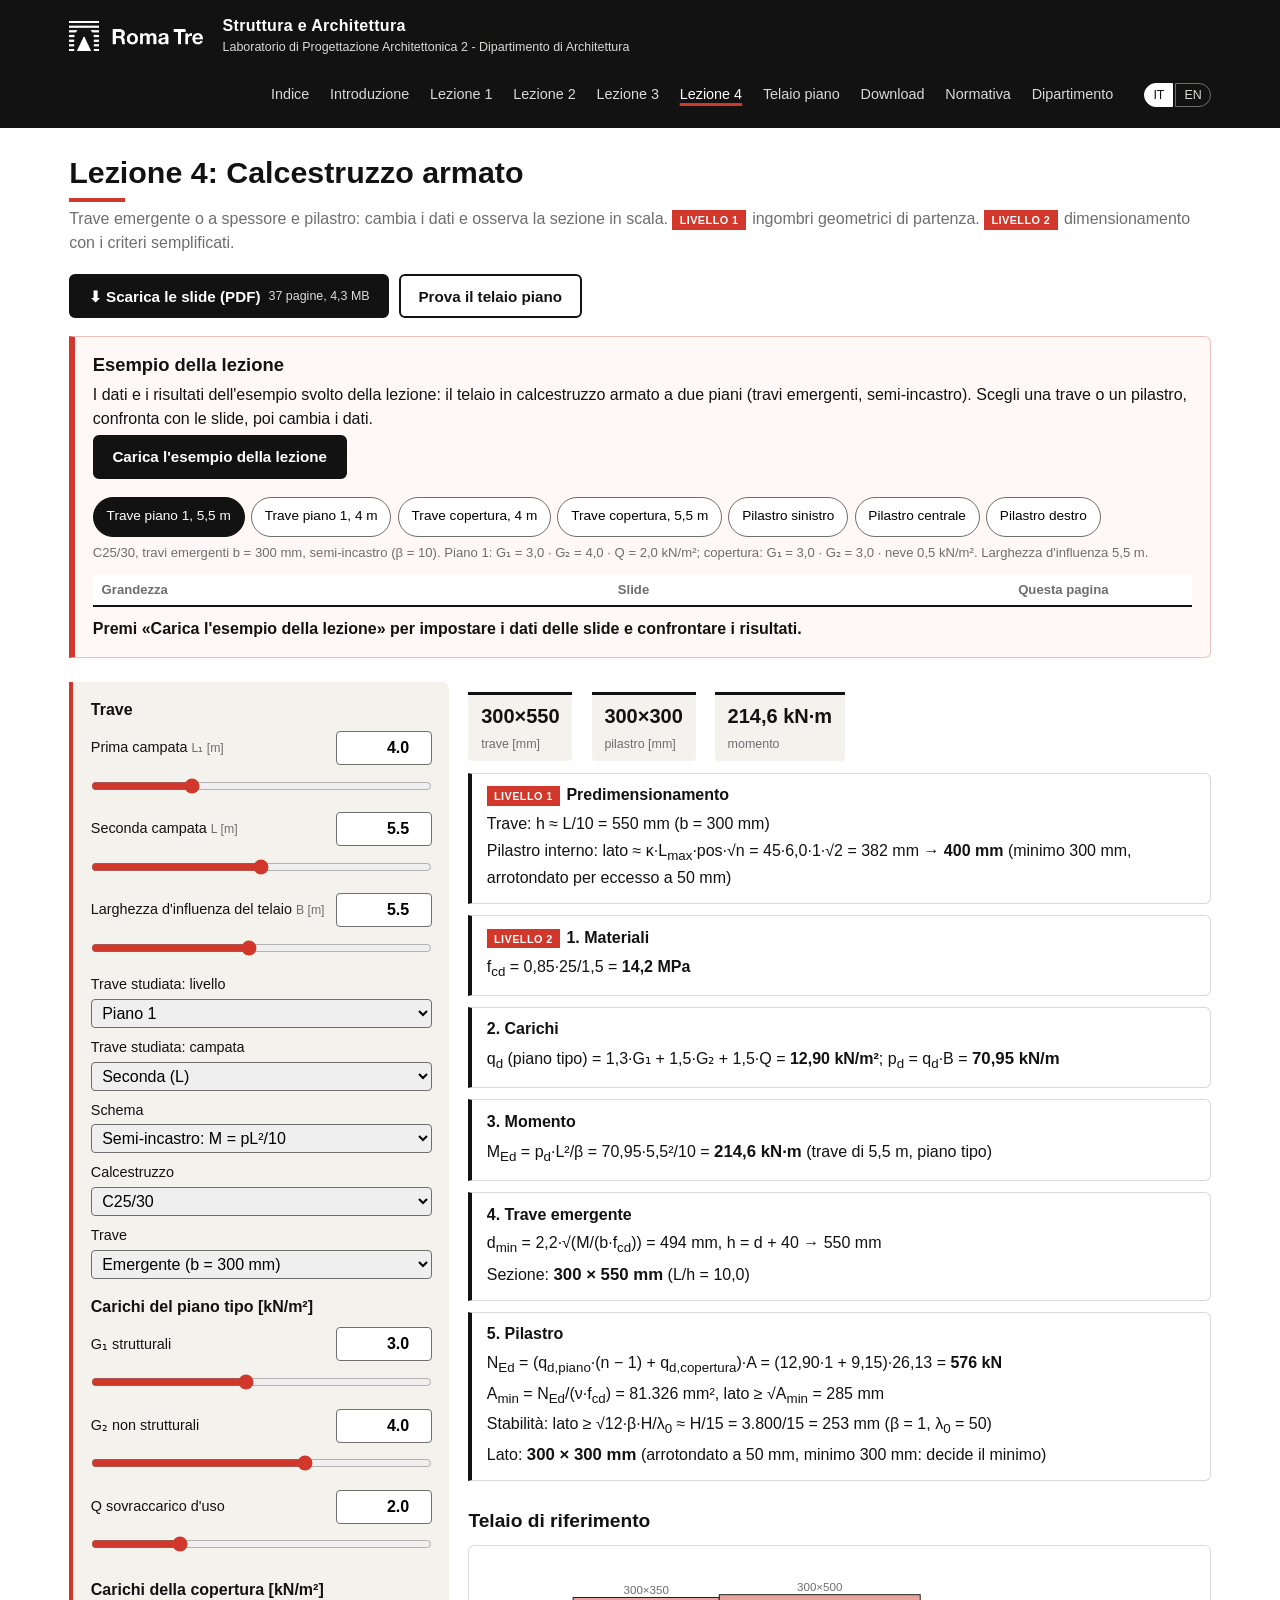
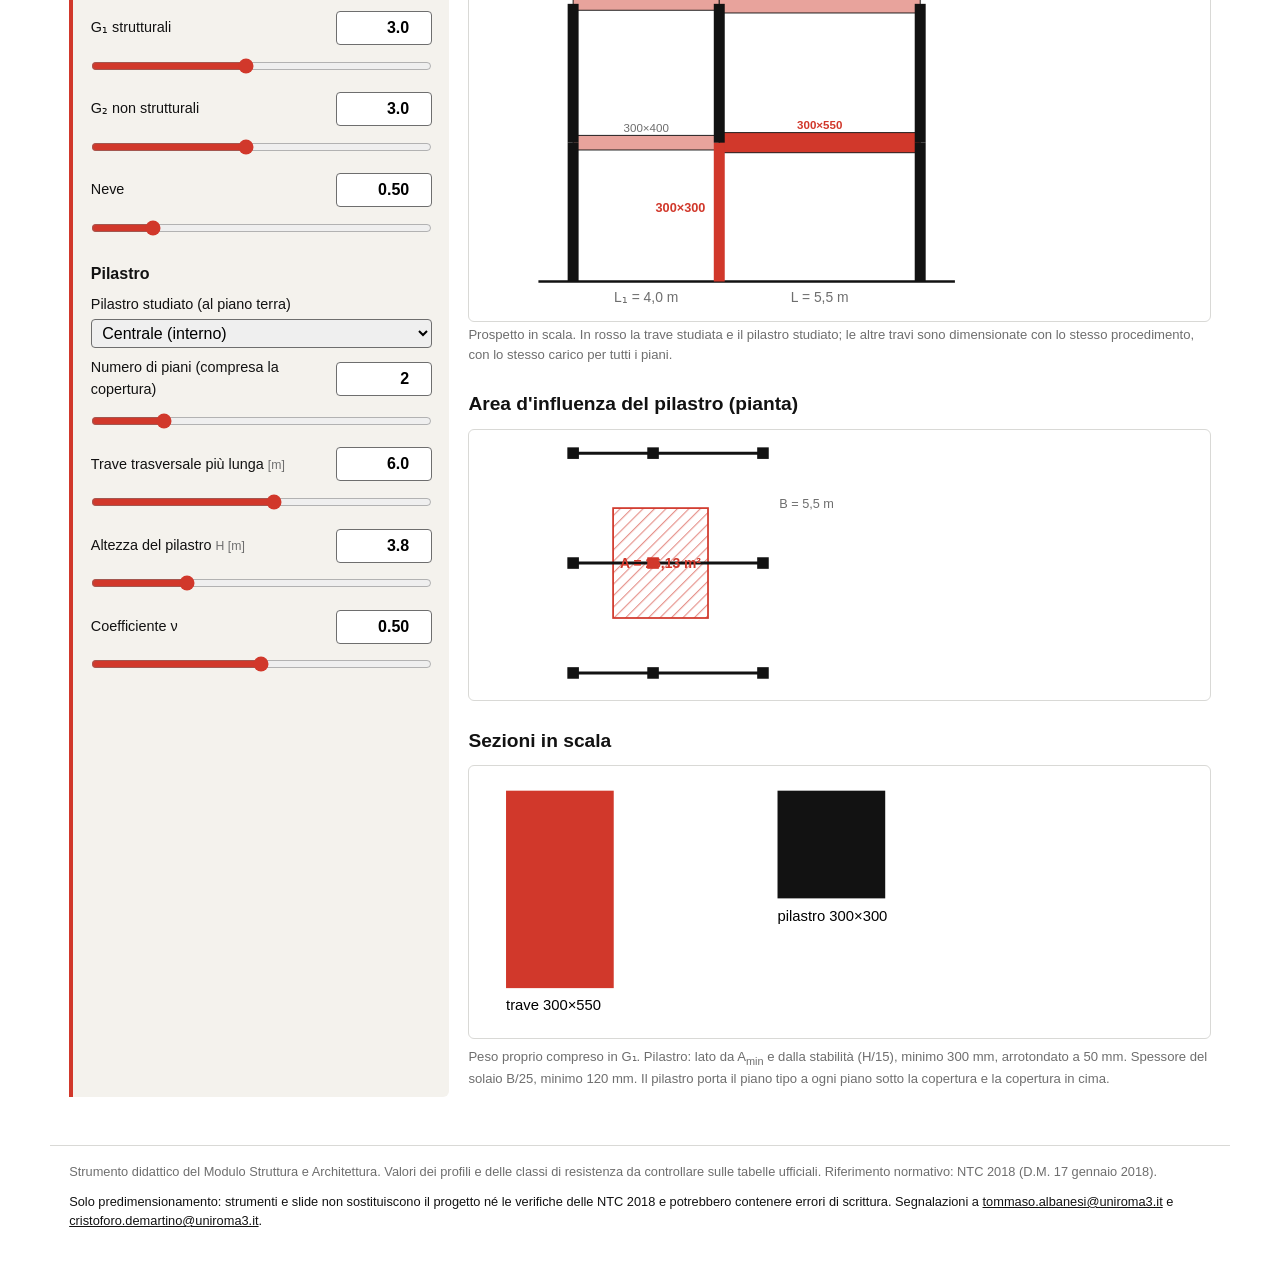
<file: lezione4.html>
<!doctype html>
<html lang="it">
<head>
<meta charset="utf-8">
<meta name="viewport" content="width=device-width, initial-scale=1, viewport-fit=cover">
<meta name="theme-color" content="#121212">
<link rel="icon" href="assets/img/favicon.ico?v=20261124" sizes="48x48">
<link rel="icon" href="assets/img/favicon.svg?v=20261124" type="image/svg+xml">
<link rel="apple-touch-icon" href="assets/img/apple-touch-icon.png?v=20261124">
<title>Lezione 4 - Calcestruzzo armato | Struttura e Architettura</title>
<meta name="description" content="Dimensionamento guidato in calcestruzzo armato di una trave (emergente o a spessore) e di un pilastro, con l'esempio svolto del telaio a due piani delle slide. Slide da scaricare.">
<link rel="stylesheet" href="assets/css/style.css?v=20261127">
<style>
 .kpi{display:flex;gap:1.2rem;flex-wrap:wrap;margin:.6rem 0}
 .kpi div{background:var(--carta);border-top:3px solid var(--nero);padding:.4rem .8rem;border-radius:0 0 4px 4px}
 .kpi b{display:block;font-size:1.25rem}
 .kpi span{font-size:.78rem;color:var(--grigio)}
 .campo.inline{grid-template-columns:auto 1fr;gap:.5rem}
 .campo.inline input[type=checkbox]{grid-column:auto;accent-color:var(--rosso);width:1.1rem;height:1.1rem}
 .passo{background:var(--bianco);border:1px solid var(--grigio-chiaro);border-left:4px solid var(--nero);padding:.6rem .9rem;margin:.7rem 0;border-radius:0 6px 6px 0}
 .passo h3{margin:0 0 .3rem;font-size:1rem}
 .passo p{margin:.2rem 0;font-variant-numeric:tabular-nums}
 .passo .ris{font-size:1.05rem}
 th{text-transform:none;letter-spacing:0;font-size:.82rem}
</style>
</head>
<body>
<header class="sito"><div class="in">
  <a href="index.html"><img src="assets/img/logo_romatre_bianco.png" alt="Roma Tre"></a>
  <div class="titolo">Struttura e Architettura<small>Laboratorio di Progettazione Architettonica 2 - Dipartimento di Architettura</small></div>
  <nav aria-label="Navigazione"><a href="index.html">Indice</a><a href="introduzione.html">Introduzione</a><a href="lezione1.html">Lezione 1</a><a href="lezione2.html">Lezione 2</a><a href="lezione3.html">Lezione 3</a><a href="lezione4.html" aria-current="page">Lezione 4</a><a href="telaio.html">Telaio piano</a><a href="index.html#download">Download</a><a href="normativa.html">Normativa</a><a href="dipartimento.html">Dipartimento</a></nav>
</div></header>

<main>
<h1>Lezione 4: Calcestruzzo armato</h1>
<p class="sotto" data-en="Projecting or flat beam and column: change the data and observe the section to scale. &lt;span class=&quot;liv&quot;&gt;LEVEL 1&lt;/span&gt;starting geometric sizes. &lt;span class=&quot;liv&quot;&gt;LEVEL 2&lt;/span&gt;sizing with the simplified criteria.">Trave emergente o a spessore e pilastro: cambia i dati e osserva la sezione in scala. <span class="liv">LIVELLO 1</span>ingombri geometrici di partenza. <span class="liv">LIVELLO 2</span>dimensionamento con i criteri semplificati.</p>
<p class="azioni"><a class="bottone" href="pdf/lezione4.pdf" download>⬇ Scarica le slide (PDF) <small class="pdf-info" data-pdf="lezione4" data-en="37 pages, 4.3 MB">37 pagine, 4,3 MB</small></a><a class="bottone chiaro" href="telaio.html?materiale=ca&amp;piani=2&amp;campate=2&amp;luci=4,5.5&amp;H=3.8&amp;B=5.5&amp;carichiLiv=1:3:4:2:4,2:3:3:0.5">Prova il telaio piano</a></p>
<section id="esempio" class="esempio-lezione" aria-label="Esempio della lezione"></section>
<div class="griglia due">
  <div class="pannello">
    <h3 style="margin-top:0">Trave</h3>
    <div class="campo"><label for="L1">Prima campata <span class="unita">L₁ [m]</span></label><output id="L1v"></output><input type="range" id="L1" min="2" max="9" step="0.1" value="4"></div>
    <div class="campo"><label for="L">Seconda campata <span class="unita">L [m]</span></label><output id="Lv"></output><input type="range" id="L" min="2" max="9" step="0.1" value="5.5"></div>
    <div class="campo"><label for="B">Larghezza d'influenza del telaio <span class="unita">B [m]</span></label><output id="Bv"></output><input type="range" id="B" min="2.5" max="9" step="0.1" value="5.5"></div>
    <div class="campo"><label for="pianoTr">Trave studiata: livello</label><select id="pianoTr"><option value="p1" selected>Piano 1</option><option value="cop">Copertura</option></select></div>
    <div class="campo"><label for="campTr">Trave studiata: campata</label><select id="campTr"><option value="2" selected>Seconda (L)</option><option value="1">Prima (L₁)</option></select></div>
    <div class="campo"><label for="sch">Schema</label><select id="sch"><option value="appoggiata">Appoggiata: M = pL²/8</option><option value="semi" selected>Semi-incastro: M = pL²/10</option><option value="incastro">Incastro-incastro: M = pL²/12</option></select></div>
    <div class="campo"><label for="fck">Calcestruzzo</label><select id="fck"><option selected>C25/30</option><option>C28/35</option><option>C30/37</option></select></div>
    <div class="campo"><label for="tipo">Trave</label><select id="tipo"><option value="emergente" selected>Emergente (b = 300 mm)</option><option value="spessore">A spessore (h = spessore solaio)</option></select></div>
    <h3>Carichi del piano tipo [kN/m²]</h3>
    <div class="campo"><label for="g1">G₁ strutturali</label><output id="g1v"></output><input type="range" id="g1" min="0.5" max="6" step="0.1" value="3"></div>
    <div class="campo"><label for="g2">G₂ non strutturali</label><output id="g2v"></output><input type="range" id="g2" min="0.5" max="6" step="0.1" value="4"></div>
    <div class="campo"><label for="q">Q sovraccarico d'uso</label><output id="qv"></output><input type="range" id="q" min="0" max="8" step="0.1" value="2"></div>
    <h3>Carichi della copertura [kN/m²]</h3>
    <div class="campo"><label for="g1c">G₁ strutturali</label><output id="g1cv"></output><input type="range" id="g1c" min="0.5" max="6" step="0.1" value="3"></div>
    <div class="campo"><label for="g2c">G₂ non strutturali</label><output id="g2cv"></output><input type="range" id="g2c" min="0.5" max="6" step="0.1" value="3"></div>
    <div class="campo"><label for="qc">Neve</label><output id="qcv"></output><input type="range" id="qc" min="0" max="3" step="0.05" value="0.5"></div>
    <h3>Pilastro</h3>
    <div class="campo"><label for="pil">Pilastro studiato (al piano terra)</label><select id="pil"><option value="sx">Sinistro (di bordo)</option><option value="c" selected>Centrale (interno)</option><option value="dx">Destro (di bordo)</option></select></div>
    <div class="campo"><label for="np">Numero di piani (compresa la copertura)</label><output id="npv"></output><input type="range" id="np" min="1" max="6" step="1" value="2"></div>
    <div class="campo"><label for="Bmax">Trave trasversale più lunga <span class="unita">[m]</span></label><output id="Bmaxv"></output><input type="range" id="Bmax" min="2.5" max="9" step="0.5" value="6"></div>
    <div class="campo"><label for="Hp">Altezza del pilastro <span class="unita">H [m]</span></label><output id="Hpv"></output><input type="range" id="Hp" min="2.6" max="7" step="0.1" value="3.8"></div>
    <div class="campo"><label for="nu">Coefficiente ν</label><output id="nuv"></output><input type="range" id="nu" min="0.2" max="0.8" step="0.05" value="0.5"></div>
  </div>
  <div>
    <div class="kpi" id="kpi" aria-live="polite"></div>
    <div id="passi"></div>
    <h2>Telaio di riferimento</h2>
    <svg id="telaio" class="fig" role="img" aria-label="Prospetto del telaio di riferimento con travi e pilastri in scala"></svg>
    <p class="nota" style="margin-top:.2rem">Prospetto in scala. In rosso la trave studiata e il pilastro studiato; le altre travi sono dimensionate con lo stesso procedimento, con lo stesso carico per tutti i piani.</p>
    <h2>Area d'influenza del pilastro (pianta)</h2>
    <svg id="pianta" class="fig" role="img" aria-label="Pianta con l'area d'influenza del pilastro studiato"></svg>
    <h2>Sezioni in scala</h2>
    <svg id="fig" class="fig" role="img" aria-label="Sezioni di trave e pilastro in scala"></svg>
    <p class="nota">Peso proprio compreso in G₁. Pilastro: lato da A<sub>min</sub> e dalla stabilità (H/15), minimo 300 mm, arrotondato a 50 mm. Spessore del solaio B/25, minimo 120 mm. Il pilastro porta il piano tipo a ogni piano sotto la copertura e la copertura in cima.</p>
  </div>
</div>
</main>
<footer class="sito">Strumento didattico del Modulo Struttura e Architettura. Valori dei profili e delle classi di resistenza da controllare sulle tabelle ufficiali. Riferimento normativo: NTC 2018 (D.M. 17 gennaio 2018).<p class="disclaimer" data-en="Preliminary sizing only: the tools and the slides do not replace the design or the checks of the NTC 2018, and may contain typing errors. Please report them to <a href='mailto:tommaso.albanesi@uniroma3.it'>tommaso.albanesi@uniroma3.it</a> and <a href='mailto:cristoforo.demartino@uniroma3.it'>cristoforo.demartino@uniroma3.it</a>.">Solo predimensionamento: strumenti e slide non sostituiscono il progetto né le verifiche delle NTC 2018 e potrebbero contenere errori di scrittura. Segnalazioni a <a href="mailto:tommaso.albanesi@uniroma3.it">tommaso.albanesi@uniroma3.it</a> e <a href="mailto:cristoforo.demartino@uniroma3.it">cristoforo.demartino@uniroma3.it</a>.</p><div class="contatore"><script type="text/javascript" id="mapmyvisitors" src="//mapmyvisitors.com/map.js?d=8mlh35VvBfbMH0bKw_div-BWzXwgvV7yv6bGNSa0mT0&cl=ffffff&w=a"></script></div></footer>
<script src="assets/js/calc.js?v=20261127"></script>
<script src="assets/js/esempio.js?v=20261127"></script>
<script>
(function () {
  var $ = function (id) { return document.getElementById(id); }, F = RT.fmt;
  function v(id) { return parseFloat($(id).value); }
  var ULT = {};
  function calcola() {
    $('Lv').textContent = F(v('L'), 1) + ' m'; $('L1v').textContent = F(v('L1'), 1) + ' m'; $('Bv').textContent = F(v('B'), 1) + ' m';
    $('g1v').textContent = F(v('g1'), 1); $('g2v').textContent = F(v('g2'), 1); $('qv').textContent = F(v('q'), 1);
    $('g1cv').textContent = F(v('g1c'), 1); $('g2cv').textContent = F(v('g2c'), 1); $('qcv').textContent = F(v('qc'), 2);
    $('npv').textContent = $('np').value; $('nuv').textContent = F(v('nu'), 2); $('Hpv').textContent = F(v('Hp'), 1) + ' m'; $('Bmaxv').textContent = F(v('Bmax'), 1) + ' m';
    var G = RT.GAMMA, L1 = v('L1'), L2 = v('L'), B = v('B'), beta = RT.BETA[$('sch').value], cop = $('pianoTr').value === 'cop', Ls = $('campTr').value === '1' ? L1 : L2;
    var fcd = RT.fcd(RT.CLS[$('fck').value]);
    var qdP = G.G1 * v('g1') + G.G2 * v('g2') + G.Q * v('q'), qdC = G.G1 * v('g1c') + G.G2 * v('g2c') + G.Q * v('qc'), qd = cop ? qdC : qdP;
    var pd = qd * B, M = RT.momento(pd, Ls, beta);
    var hs = Math.max(120, Math.ceil(B * 1000 / 25 / 10) * 10), emerg = $('tipo').value === 'emergente', b, h, d, nota;
    if (emerg) { b = 300; d = RT.dmin_emergente(M, b, fcd); h = RT.su50(d + 40); nota = 'd<sub>min</sub> = 2,2·√(M/(b·f<sub>cd</sub>)) = ' + F(d, 0) + ' mm, h = d + 40 → ' + h + ' mm'; }
    else { h = hs; d = h - 40; var bm = RT.bmin_spessore(M, d, fcd); b = Math.max(200, RT.su50(bm)); nota = 'h = spessore solaio = ' + h + ' mm; b<sub>min</sub> = 2,2²·M/(d²·f<sub>cd</sub>) = ' + F(bm, 0) + ' mm'; }
    var tj = $('pil').value === 'sx' ? L1 / 2 : ($('pil').value === 'dx' ? L2 / 2 : (L1 + L2) / 2), Ainf = tj * B, np_ = parseInt($('np').value, 10);
    var qdPil = qdP * (np_ - 1) + qdC, N = qdPil * Ainf, Amin = RT.Amin_pilastro_cls(N, fcd, v('nu')), latoSt = v('Hp') * 1000 / RT.LATO_L0, lato = Math.max(300, RT.su50(Math.max(Math.sqrt(Amin), latoSt)));      // resistenza (A_min) e stabilita' (lato >= H/15), minimo 300 mm
    var posNome = $('pil').value === 'c' ? 'interno' : 'bordo', posV = RT.POS_PILASTRO[posNome];          // sinistro e destro sono di bordo, il centrale e' interno
    var Lmax = Math.max($('pil').value === 'sx' ? L1 : ($('pil').value === 'dx' ? L2 : Math.max(L1, L2)), v('Bmax'));   // trave piu' lunga che arriva nel pilastro
    var latoKg = RT.latoKgrezzo('ca', Lmax, posNome, np_), latoK = RT.latoK('ca', Lmax, posNome, np_);
    ULT = { hGeo: Ls * 100, qd: qd, pd: pd, M: M, dmin: d, sez: b + ' × ' + h, N: N, Amin: Amin, lato: Math.sqrt(Amin), sezPil: lato + ' × ' + lato, latoK: latoK, latoKg: latoKg, latoSt: latoSt };
    var p = '';
    p += '<div class="passo"><h3><span class="liv">LIVELLO 1</span>Predimensionamento</h3><p>Trave: ' + (emerg ? 'h ≈ L/10 = ' + F(Ls * 100, 0) + ' mm (b = 300 mm)' : 'h = spessore del solaio ≈ B/25, b ≈ L/6 = ' + F(Ls * 1000 / 6, 0) + ' mm (solo travi poco caricate)') + '</p><p>Pilastro ' + (posNome === 'interno' ? 'interno' : 'di bordo') + ': lato ≈ κ·L<sub>max</sub>·pos·√n = 45·' + F(Lmax, 1) + '·' + F(posV, posV === 1 ? 0 : 1) + '·√' + np_ + ' = ' + F(latoKg, 0) + ' mm → <b>' + F(latoK, 0) + ' mm</b> (minimo 300 mm, arrotondato per eccesso a 50 mm)</p></div>';
    p += '<div class="passo"><h3><span class="liv">LIVELLO 2</span>1. Materiali</h3><p>f<sub>cd</sub> = 0,85·' + RT.CLS[$('fck').value] + '/1,5 = <b>' + F(fcd, 1) + ' MPa</b></p></div>';
    p += '<div class="passo"><h3>2. Carichi</h3><p>q<sub>d</sub> (' + (cop ? 'copertura' : 'piano tipo') + ') = 1,3·G₁ + 1,5·G₂ + 1,5·Q = <b>' + F(qd, 2) + ' kN/m²</b>; p<sub>d</sub> = q<sub>d</sub>·B = <b class="ris">' + F(pd, 2) + ' kN/m</b></p></div>';
    p += '<div class="passo"><h3>3. Momento</h3><p>M<sub>Ed</sub> = p<sub>d</sub>·L²/β = ' + F(pd, 2) + '·' + F(Ls, 1) + '²/' + beta + ' = <b class="ris">' + F(M, 1) + ' kN·m</b> (trave di ' + F(Ls, 1) + ' m, ' + (cop ? 'copertura' : 'piano tipo') + ')</p></div>';
    p += '<div class="passo"><h3>4. Trave ' + (emerg ? 'emergente' : 'a spessore') + '</h3><p>' + nota + '</p><p>Sezione: <b class="ris">' + b + ' × ' + h + ' mm</b> (L/h = ' + F(Ls * 1000 / h, 1) + ')</p>' + (!emerg && b > Ls * 1000 / 6 * 1.5 ? '<p class="ko">Trave molto larga: valuta una trave emergente.</p>' : '') + '</div>';
    p += '<div class="passo"><h3>5. Pilastro</h3><p>N<sub>Ed</sub> = (q<sub>d,piano</sub>·(n − 1) + q<sub>d,copertura</sub>)·A = (' + F(qdP, 2) + '·' + (np_ - 1) + ' + ' + F(qdC, 2) + ')·' + F(Ainf, 2) + ' = <b>' + F(N, 0) + ' kN</b></p><p>A<sub>min</sub> = N<sub>Ed</sub>/(ν·f<sub>cd</sub>) = ' + F(Amin, 0) + ' mm², lato ≥ √A<sub>min</sub> = ' + F(Math.sqrt(Amin), 0) + ' mm</p><p>Stabilità: lato ≥ √12·β·H/λ<sub>0</sub> ≈ H/15 = ' + F(v('Hp') * 1000, 0) + '/15 = ' + F(latoSt, 0) + ' mm (β = 1, λ<sub>0</sub> = 50)</p><p>Lato: <b class="ris">' + lato + ' × ' + lato + ' mm</b> (arrotondato a 50 mm, minimo 300 mm' + (Math.max(Math.sqrt(Amin), latoSt) < 300 ? ': decide il minimo' : (latoSt > Math.sqrt(Amin) ? ': decide la stabilità' : ': decide la resistenza')) + ')</p></div>';
    $('passi').innerHTML = p;
    $('kpi').innerHTML = '<div><b>' + b + '×' + h + '</b><span>trave [mm]</span></div><div><b>' + lato + '×' + lato + '</b><span>pilastro [mm]</span></div><div><b>' + F(M, 1) + ' kN·m</b><span>momento</span></div>';
    var s = Math.min(.45, 160 / Math.max(h, lato, 1)), out = '';
    out += '<rect x="30" y="20" width="' + b * s + '" height="' + h * s + '" fill="#d1382b"/><text x="30" y="' + (h * s + 38) + '" font-size="12">trave ' + b + '×' + h + '</text>';
    out += '<rect x="250" y="20" width="' + lato * s + '" height="' + lato * s + '" fill="#121212"/><text x="250" y="' + (lato * s + 38) + '" font-size="12">pilastro ' + lato + '×' + lato + '</text>';
    $('fig').setAttribute('viewBox', '0 0 600 220'); $('fig').innerHTML = out;
    disegnaTelaio(L1, L2, B, lato, qdP, qdC, fcd, beta, emerg, hs, Ainf, cop, $('campTr').value === '1' ? 0 : 1);
    if (window.RTE) RTE.aggiorna();
  }

  function altezzaTrave(Ls, qd, B, beta, fcd, emerg, hs) {
    var M = RT.momento(qd * B, Ls, beta);
    if (emerg) return RT.su50(RT.dmin_emergente(M, 300, fcd) + 40);
    return hs;
  }
  function disegnaTelaio(L1, L, B, lato, qdP, qdC, fcd, beta, emerg, hs, Ainf, cop, camp) {
    var n = parseInt($('np').value, 10), H = v('Hp'), W = 640, tot = L1 + L, kSt = cop ? n : 1;
    var sc = Math.min(40, 440 / tot, 240 / (n * H)), x0 = 90, yg = 30 + n * H * sc + 20, out = '';
    var xs = [x0, x0 + L1 * sc, x0 + tot * sc];
    out += '<line x1="' + (x0 - 30) + '" x2="' + (xs[2] + 30) + '" y1="' + yg + '" y2="' + yg + '" stroke="#121212" stroke-width="2"/>';
    var sel = $('pil').value === 'sx' ? 0 : ($('pil').value === 'dx' ? 2 : 1);
    for (var k = 1; k <= n; k++) {
      var yk = yg - k * H * sc, qdk = (k === n) ? qdC : qdP;
      [[0, L1], [1, L]].forEach(function (t) {
        var hh = altezzaTrave(t[1], qdk, B, beta, fcd, emerg, hs), hp = hh / 1000 * sc, studiata = (k === kSt && t[0] === camp);
        out += '<rect x="' + xs[t[0]] + '" y="' + (yk - hp / 2) + '" width="' + (t[1] * sc) + '" height="' + hp + '" fill="' + (studiata ? '#d1382b' : '#e8a39c') + '" stroke="#121212" stroke-width=".8"/>';
        out += '<text x="' + (xs[t[0]] + t[1] * sc / 2) + '" y="' + (yk - hp / 2 - 3) + '" text-anchor="middle" font-size="10" font-weight="' + (studiata ? 700 : 400) + '" fill="' + (studiata ? '#d1382b' : '#6e6e6e') + '">300×' + hh + '</text>';
      });
    }
    for (var j = 0; j < 3; j++) for (k = 1; k <= n; k++) {
      var ww = lato / 1000 * sc, yb = yg - (k - 1) * H * sc, yt = yg - k * H * sc;
      out += '<rect x="' + (xs[j] - ww / 2) + '" y="' + yt + '" width="' + ww + '" height="' + (yb - yt) + '" fill="' + (j === sel && k === 1 ? '#d1382b' : '#121212') + '"/>';
    }
    out += '<text x="' + ((xs[0] + xs[1]) / 2) + '" y="' + (yg + 18) + '" text-anchor="middle" font-size="12" fill="#6e6e6e">L₁ = ' + F(L1, 1) + ' m</text>';
    out += '<text x="' + ((xs[1] + xs[2]) / 2) + '" y="' + (yg + 18) + '" text-anchor="middle" font-size="12" fill="#6e6e6e">L = ' + F(L, 1) + ' m</text>';
    out += '<text x="' + (xs[sel] + (sel === 2 ? 12 : -12)) + '" y="' + (yg - H * sc / 2) + '" text-anchor="' + (sel === 2 ? 'start' : 'end') + '" font-size="11" font-weight="700" fill="#d1382b">' + lato + '×' + lato + '</text>';
    $('telaio').setAttribute('viewBox', '0 0 ' + W + ' ' + (yg + 34)); $('telaio').innerHTML = out;
    // pianta: area d'influenza del pilastro studiato
    var sp = Math.min(30, 430 / tot, 190 / (2 * B)), px = 90, py = 20, o2 = '';
    var pxs = [px, px + L1 * sp, px + tot * sp], pys = [py, py + B * sp, py + 2 * B * sp];
    var ax0 = sel === 0 ? pxs[0] : (sel === 1 ? (pxs[0] + pxs[1]) / 2 : (pxs[1] + pxs[2]) / 2), ax1 = sel === 0 ? (pxs[0] + pxs[1]) / 2 : (sel === 1 ? (pxs[1] + pxs[2]) / 2 : pxs[2]);
    o2 += '<defs><pattern id="tr4" width="7" height="7" patternUnits="userSpaceOnUse" patternTransform="rotate(45)"><line x1="0" y1="0" x2="0" y2="7" stroke="#d1382b" stroke-width="2"/></pattern></defs>';
    o2 += '<rect x="' + ax0 + '" y="' + (pys[1] - B * sp / 2) + '" width="' + (ax1 - ax0) + '" height="' + (B * sp) + '" fill="url(#tr4)" fill-opacity=".55" stroke="#d1382b" stroke-width="1.5"/>';
    pys.forEach(function (y) { o2 += '<line x1="' + pxs[0] + '" x2="' + pxs[2] + '" y1="' + y + '" y2="' + y + '" stroke="#121212" stroke-width="2.6"/>'; });
    pxs.forEach(function (x, i) { pys.forEach(function (y, j) { o2 += '<rect x="' + (x - 5) + '" y="' + (y - 5) + '" width="10" height="10" fill="' + (i === sel && j === 1 ? '#d1382b' : '#121212') + '"/>'; }); });
    o2 += '<text x="' + ((ax0 + ax1) / 2) + '" y="' + (pys[1] + 4) + '" text-anchor="middle" font-size="12" font-weight="700" fill="#d1382b">A = ' + F(Ainf, 2) + ' m²</text>';
    o2 += '<text x="' + (pxs[2] + 14) + '" y="' + ((pys[0] + pys[1]) / 2) + '" font-size="11" fill="#6e6e6e">B = ' + F(B, 1) + ' m</text>';
    $('pianta').setAttribute('viewBox', '0 0 640 ' + (pys[2] + 24)); $('pianta').innerHTML = o2;
  }
  ['L', 'L1', 'B', 'sch', 'fck', 'tipo', 'g1', 'g2', 'q', 'g1c', 'g2c', 'qc', 'pianoTr', 'campTr', 'pil', 'np', 'Bmax', 'Hp', 'nu'].forEach(function (id) { $(id).addEventListener('input', calcola); });
  calcola();

  // Esempio della lezione: gli stessi dati e gli stessi risultati delle slide (lezione4.tex)
  var BASE = { L1: 4, L: 5.5, B: 5.5, sch: 'semi', fck: 'C25/30', tipo: 'emergente', g1: 3, g2: 4, q: 2, g1c: 3, g2c: 3, qc: 0.5, pianoTr: 'p1', campTr: '2', pil: 'c', np: 2, Bmax: 6, Hp: 3.8, nu: 0.5 };
  function sc(titolo, nota, v, attesi) { return { titolo: titolo, nota: nota, valori: Object.assign({}, BASE, v), attesi: attesi }; }
  function trave(hGeo, qd, pd, M, dmin, sez) {
    return [
      { e: 'Livello 1: h ≈ L/10 [mm]', s: hGeo, d: 0, p: function () { return ULT.hGeo; } },
      { e: 'q_d,SLU [kN/m²]', s: qd, d: 2, p: function () { return ULT.qd; } },
      { e: 'p_d,SLU [kN/m]', s: pd, d: 2, p: function () { return ULT.pd; } },
      { e: 'M_Ed [kN·m]', s: M, d: 1, p: function () { return ULT.M; } },
      { e: 'd_min [mm]', s: dmin, d: 0, tol: 0.003, p: function () { return ULT.dmin; } },
      { e: 'Sezione b × h [mm]', s: sez, p: function () { return ULT.sez; } }
    ];
  }
  function pilastro(N, grezzo, arrotondato, completo) {          // sulle slide solo il pilastro centrale e' svolto per esteso
    var r = [{ e: 'Livello 1: lato ≈ κ·L_max·pos·√n [mm]', s: grezzo, d: 0, p: function () { return ULT.latoKg; } },
             { e: 'Livello 1: lato arrotondato [mm]', s: arrotondato, d: 0, p: function () { return ULT.latoK; } },
             { e: 'N_Ed [kN]', s: N, d: 0, p: function () { return ULT.N; } }];
    if (completo) r.push(
      { e: 'A_min [mm²]', s: 81300, d: 0, tol: 0.003, p: function () { return ULT.Amin; } },
      { e: 'Lato da A_min [mm]', s: 285, d: 0, p: function () { return ULT.lato; } });
    r.push({ e: 'Sezione dimensionata [mm]', s: '300 × 300', p: function () { return ULT.sezPil; } });
    return r;
  }
  RTE.avvia({
    contenitore: 'esempio',
    descrizione: 'I dati e i risultati dell\'esempio svolto della lezione: il telaio in calcestruzzo armato a due piani (travi emergenti, semi-incastro). Scegli una trave o un pilastro, confronta con le slide, poi cambia i dati.',
    campi: ['L1', 'L', 'B', 'sch', 'fck', 'tipo', 'g1', 'g2', 'q', 'g1c', 'g2c', 'qc', 'pianoTr', 'campTr', 'pil', 'np', 'Bmax', 'Hp', 'nu'],
    scenari: [
      sc('Trave piano 1, 5,5 m', 'C25/30, travi emergenti b = 300 mm, semi-incastro (β = 10). Piano 1: G₁ = 3,0 · G₂ = 4,0 · Q = 2,0 kN/m²; copertura: G₁ = 3,0 · G₂ = 3,0 · neve 0,5 kN/m². Larghezza d\'influenza 5,5 m.', { pianoTr: 'p1', campTr: '2' }, trave(550, 12.9, 70.95, 214.6, 494, '300 × 550')),
      sc('Trave piano 1, 4 m', 'Stesso telaio: prima campata, piano 1.', { pianoTr: 'p1', campTr: '1' }, trave(400, 12.9, 70.95, 113.5, 360, '300 × 400')),
      sc('Trave copertura, 4 m', 'Prima campata, copertura (carichi più bassi).', { pianoTr: 'cop', campTr: '1' }, trave(400, 9.15, 50.33, 80.5, 303, '300 × 350')),
      sc('Trave copertura, 5,5 m', 'Seconda campata, copertura.', { pianoTr: 'cop', campTr: '2' }, trave(550, 9.15, 50.33, 152.2, 416, '300 × 500')),
      sc('Pilastro sinistro', 'Pilastro al piano terra, di bordo (pos = 0,7): porta il piano 1 e la copertura. L_max = 6 m (trave trasversale B₂). Area d\'influenza 2,0 × 5,5 = 11,0 m².', { pil: 'sx' }, pilastro(243, 267, 300, false)),
      sc('Pilastro centrale', 'Interno (pos = 1), L_max = 6 m. Area d\'influenza 4,75 × 5,5 = 26,1 m².', { pil: 'c' }, pilastro(576, 382, 400, true)),
      sc('Pilastro destro', 'Di bordo (pos = 0,7), L_max = 6 m. Area d\'influenza 2,75 × 5,5 = 15,1 m².', { pil: 'dx' }, pilastro(334, 267, 300, false))
    ]
  });
})();
</script>
<script src="assets/js/cursori.js?v=20261127"></script>
<script src="assets/js/i18n-en.js?v=20261127"></script>
<script src="assets/js/i18n.js?v=20261127"></script>
</body>
</html>
</file>
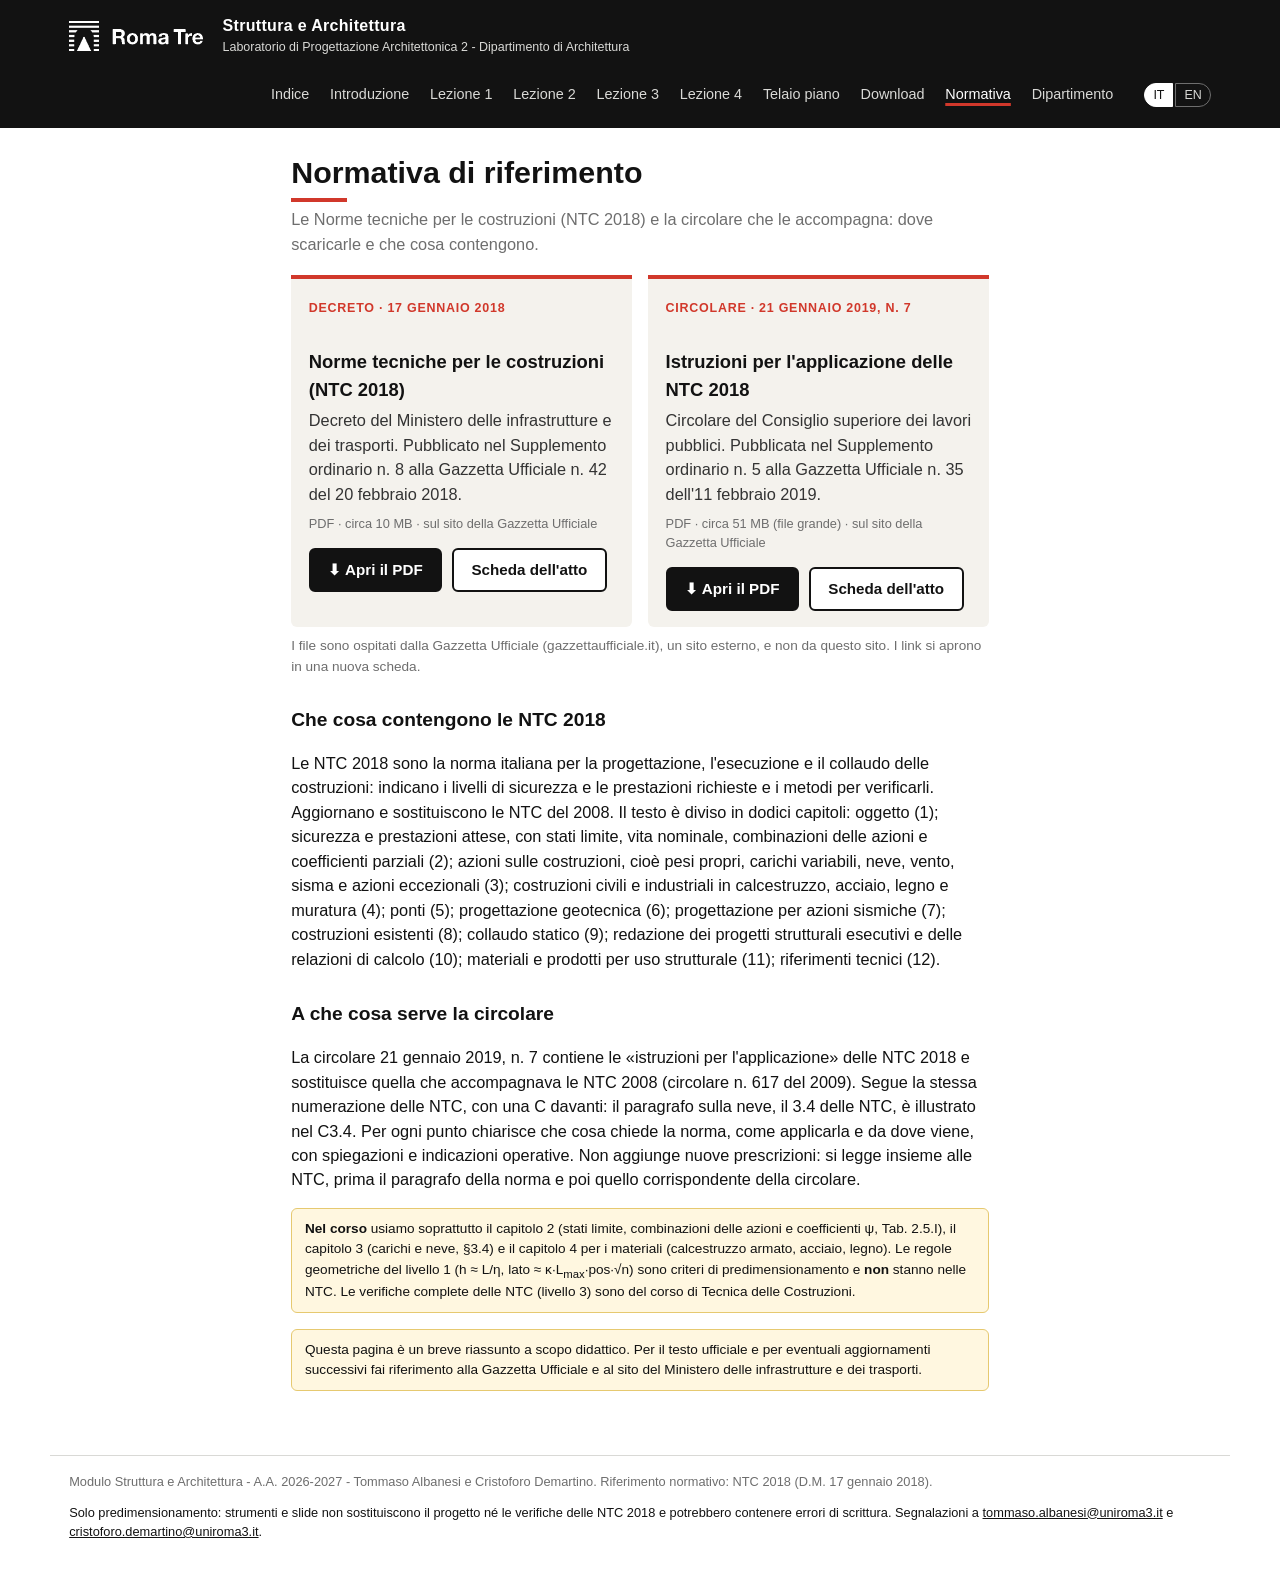
<file: normativa.html>
<!doctype html>
<html lang="it">
<head>
<meta charset="utf-8">
<meta name="viewport" content="width=device-width, initial-scale=1, viewport-fit=cover">
<meta name="theme-color" content="#121212">
<link rel="icon" href="assets/img/favicon.ico?v=20261124" sizes="48x48">
<link rel="icon" href="assets/img/favicon.svg?v=20261124" type="image/svg+xml">
<link rel="apple-touch-icon" href="assets/img/apple-touch-icon.png?v=20261124">
<title data-en="Regulations | Structure and Architecture">Normativa | Struttura e Architettura</title>
<meta name="description" content="Le Norme tecniche per le costruzioni (NTC 2018, D.M. 17 gennaio 2018) e la circolare n. 7 del 21 gennaio 2019: link per scaricarle dalla Gazzetta Ufficiale e una breve spiegazione di che cosa contengono.">
<link rel="stylesheet" href="assets/css/style.css?v=20261127">
<style>
 .intro{max-width:46rem}
 .intro p{font-size:1.02rem}
 .intro h2{margin-top:1.8rem}
 .intro .esterno{font-size:.85rem;color:var(--grigio);margin:.6rem 0 0}
 .intro .card .azioni{margin:.9rem 0 0}
</style>
</head>
<body>
<header class="sito"><div class="in">
  <a href="index.html"><img src="assets/img/logo_romatre_bianco.png" alt="Roma Tre"></a>
  <div class="titolo">Struttura e Architettura<small>Laboratorio di Progettazione Architettonica 2 - Dipartimento di Architettura</small></div>
  <nav aria-label="Navigazione"><a href="index.html">Indice</a><a href="introduzione.html">Introduzione</a><a href="lezione1.html">Lezione 1</a><a href="lezione2.html">Lezione 2</a><a href="lezione3.html">Lezione 3</a><a href="lezione4.html">Lezione 4</a><a href="telaio.html">Telaio piano</a><a href="index.html#download">Download</a><a href="normativa.html" aria-current="page">Normativa</a><a href="dipartimento.html">Dipartimento</a></nav>
</div></header>

<main class="intro">
<h1 data-en="Reference regulations">Normativa di riferimento</h1>
<p class="sotto" data-en="The Technical Standards for Construction (NTC 2018) and the circular that goes with them: where to download them and what they contain.">Le Norme tecniche per le costruzioni (NTC 2018) e la circolare che le accompagna: dove scaricarle e che cosa contengono.</p>

<div class="cards">
  <div class="card pdf" style="cursor:default">
    <span class="n" data-en="Decree · 17 January 2018">Decreto · 17 gennaio 2018</span>
    <h2 data-en="Technical Standards for Construction (NTC 2018)">Norme tecniche per le costruzioni (NTC 2018)</h2>
    <p data-en="Decree of the Ministry of Infrastructure and Transport. Published in Ordinary Supplement no. 8 to the Gazzetta Ufficiale no. 42 of 20 February 2018.">Decreto del Ministero delle infrastrutture e dei trasporti. Pubblicato nel Supplemento ordinario n. 8 alla Gazzetta Ufficiale n. 42 del 20 febbraio 2018.</p>
    <span class="info" data-en="PDF · about 10 MB · on the Gazzetta Ufficiale website">PDF · circa 10 MB · sul sito della Gazzetta Ufficiale</span>
    <p class="azioni"><a class="bottone" href="https://www.gazzettaufficiale.it/eli/gu/2018/02/20/42/so/8/sg/pdf" target="_blank" rel="noopener" data-en="⬇ Open the PDF">⬇ Apri il PDF</a><a class="bottone chiaro" href="https://www.gazzettaufficiale.it/eli/id/2018/02/20/18A00716/sg" target="_blank" rel="noopener" data-en="Page of the act">Scheda dell'atto</a></p>
  </div>
  <div class="card pdf" style="cursor:default">
    <span class="n" data-en="Circular · 21 January 2019, no. 7">Circolare · 21 gennaio 2019, n. 7</span>
    <h2 data-en="Instructions for applying the NTC 2018">Istruzioni per l'applicazione delle NTC 2018</h2>
    <p data-en="Circular of the Consiglio superiore dei lavori pubblici (High Council of Public Works). Published in Ordinary Supplement no. 5 to the Gazzetta Ufficiale no. 35 of 11 February 2019.">Circolare del Consiglio superiore dei lavori pubblici. Pubblicata nel Supplemento ordinario n. 5 alla Gazzetta Ufficiale n. 35 dell'11 febbraio 2019.</p>
    <span class="info" data-en="PDF · about 51 MB (a large file) · on the Gazzetta Ufficiale website">PDF · circa 51 MB (file grande) · sul sito della Gazzetta Ufficiale</span>
    <p class="azioni"><a class="bottone" href="https://www.gazzettaufficiale.it/eli/gu/2019/02/11/35/so/5/sg/pdf" target="_blank" rel="noopener" data-en="⬇ Open the PDF">⬇ Apri il PDF</a><a class="bottone chiaro" href="https://www.gazzettaufficiale.it/eli/id/2019/02/11/19A00855/sg" target="_blank" rel="noopener" data-en="Page of the act">Scheda dell'atto</a></p>
  </div>
</div>
<p class="esterno" data-en="The files are hosted by the Gazzetta Ufficiale (gazzettaufficiale.it), an external website, not by this site. The links open in a new tab.">I file sono ospitati dalla Gazzetta Ufficiale (gazzettaufficiale.it), un sito esterno, e non da questo sito. I link si aprono in una nuova scheda.</p>

<h2 data-en="What the NTC 2018 contain">Che cosa contengono le NTC 2018</h2>
<p data-en="The NTC 2018 are the Italian standard for the design, construction and testing of buildings and other works. They set the safety levels and the performances required, and the methods to check them. They update and replace the NTC of 2008. The text is divided into twelve chapters: object (1); safety and expected performances, with limit states, nominal life, combinations of actions and partial factors (2); actions on constructions, that is self weight, variable loads, snow, wind, earthquake and exceptional actions (3); civil and industrial constructions in concrete, steel, timber and masonry (4); bridges (5); geotechnical design (6); design for seismic actions (7); existing constructions (8); static testing (9); preparation of the structural design documents and of the calculation reports (10); materials and products for structural use (11); technical references (12).">Le NTC 2018 sono la norma italiana per la progettazione, l'esecuzione e il collaudo delle costruzioni: indicano i livelli di sicurezza e le prestazioni richieste e i metodi per verificarli. Aggiornano e sostituiscono le NTC del 2008. Il testo è diviso in dodici capitoli: oggetto (1); sicurezza e prestazioni attese, con stati limite, vita nominale, combinazioni delle azioni e coefficienti parziali (2); azioni sulle costruzioni, cioè pesi propri, carichi variabili, neve, vento, sisma e azioni eccezionali (3); costruzioni civili e industriali in calcestruzzo, acciaio, legno e muratura (4); ponti (5); progettazione geotecnica (6); progettazione per azioni sismiche (7); costruzioni esistenti (8); collaudo statico (9); redazione dei progetti strutturali esecutivi e delle relazioni di calcolo (10); materiali e prodotti per uso strutturale (11); riferimenti tecnici (12).</p>

<h2 data-en="What the circular is for">A che cosa serve la circolare</h2>
<p data-en="Circular no. 7 of 21 January 2019 contains the «instructions for the application» of the NTC 2018 and replaces the one that went with the NTC 2008 (circular no. 617 of 2009). It follows the same numbering as the NTC, with a C in front: the paragraph on snow, 3.4 in the NTC, is explained in C3.4. For each point it clarifies what the standard asks, how to apply it and where it comes from, with explanations and practical indications. It does not add new requirements: it is read together with the NTC, first the paragraph of the standard and then the matching one of the circular.">La circolare 21 gennaio 2019, n. 7 contiene le «istruzioni per l'applicazione» delle NTC 2018 e sostituisce quella che accompagnava le NTC 2008 (circolare n. 617 del 2009). Segue la stessa numerazione delle NTC, con una C davanti: il paragrafo sulla neve, il 3.4 delle NTC, è illustrato nel C3.4. Per ogni punto chiarisce che cosa chiede la norma, come applicarla e da dove viene, con spiegazioni e indicazioni operative. Non aggiunge nuove prescrizioni: si legge insieme alle NTC, prima il paragrafo della norma e poi quello corrispondente della circolare.</p>

<div class="avviso" data-en="<b>In this course</b> we use mainly chapter 2 (limit states, combinations of actions and ψ coefficients, Tab. 2.5.I), chapter 3 (loads and snow, §3.4) and chapter 4 for the materials (reinforced concrete, steel, timber). The geometric rules of level 1 (h ≈ L/η, side ≈ κ·L<sub>max</sub>·pos·√n) are preliminary sizing criteria and are <b>not</b> in the NTC. The complete checks of the NTC (level 3) belong to the Structural Design course (Tecnica delle Costruzioni)."><b>Nel corso</b> usiamo soprattutto il capitolo 2 (stati limite, combinazioni delle azioni e coefficienti ψ, Tab. 2.5.I), il capitolo 3 (carichi e neve, §3.4) e il capitolo 4 per i materiali (calcestruzzo armato, acciaio, legno). Le regole geometriche del livello 1 (h ≈ L/η, lato ≈ κ·L<sub>max</sub>·pos·√n) sono criteri di predimensionamento e <b>non</b> stanno nelle NTC. Le verifiche complete delle NTC (livello 3) sono del corso di Tecnica delle Costruzioni.</div>

<div class="avviso" data-en="This page is a short summary for teaching purposes. For the official text, and for any later update, refer to the Gazzetta Ufficiale and to the website of the Ministry of Infrastructure and Transport.">Questa pagina è un breve riassunto a scopo didattico. Per il testo ufficiale e per eventuali aggiornamenti successivi fai riferimento alla Gazzetta Ufficiale e al sito del Ministero delle infrastrutture e dei trasporti.</div>
</main>
<footer class="sito">Modulo Struttura e Architettura - A.A. 2026-2027 - Tommaso Albanesi e Cristoforo Demartino. Riferimento normativo: NTC 2018 (D.M. 17 gennaio 2018).<p class="disclaimer" data-en="Preliminary sizing only: the tools and the slides do not replace the design or the checks of the NTC 2018, and may contain typing errors. Please report them to <a href='mailto:tommaso.albanesi@uniroma3.it'>tommaso.albanesi@uniroma3.it</a> and <a href='mailto:cristoforo.demartino@uniroma3.it'>cristoforo.demartino@uniroma3.it</a>.">Solo predimensionamento: strumenti e slide non sostituiscono il progetto né le verifiche delle NTC 2018 e potrebbero contenere errori di scrittura. Segnalazioni a <a href="mailto:tommaso.albanesi@uniroma3.it">tommaso.albanesi@uniroma3.it</a> e <a href="mailto:cristoforo.demartino@uniroma3.it">cristoforo.demartino@uniroma3.it</a>.</p><div class="contatore"><script type="text/javascript" id="mapmyvisitors" src="//mapmyvisitors.com/map.js?d=8mlh35VvBfbMH0bKw_div-BWzXwgvV7yv6bGNSa0mT0&cl=ffffff&w=a"></script></div></footer>
<script src="assets/js/i18n-en.js?v=20261127"></script>
<script src="assets/js/i18n.js?v=20261127"></script>
</body>
</html>
</file>
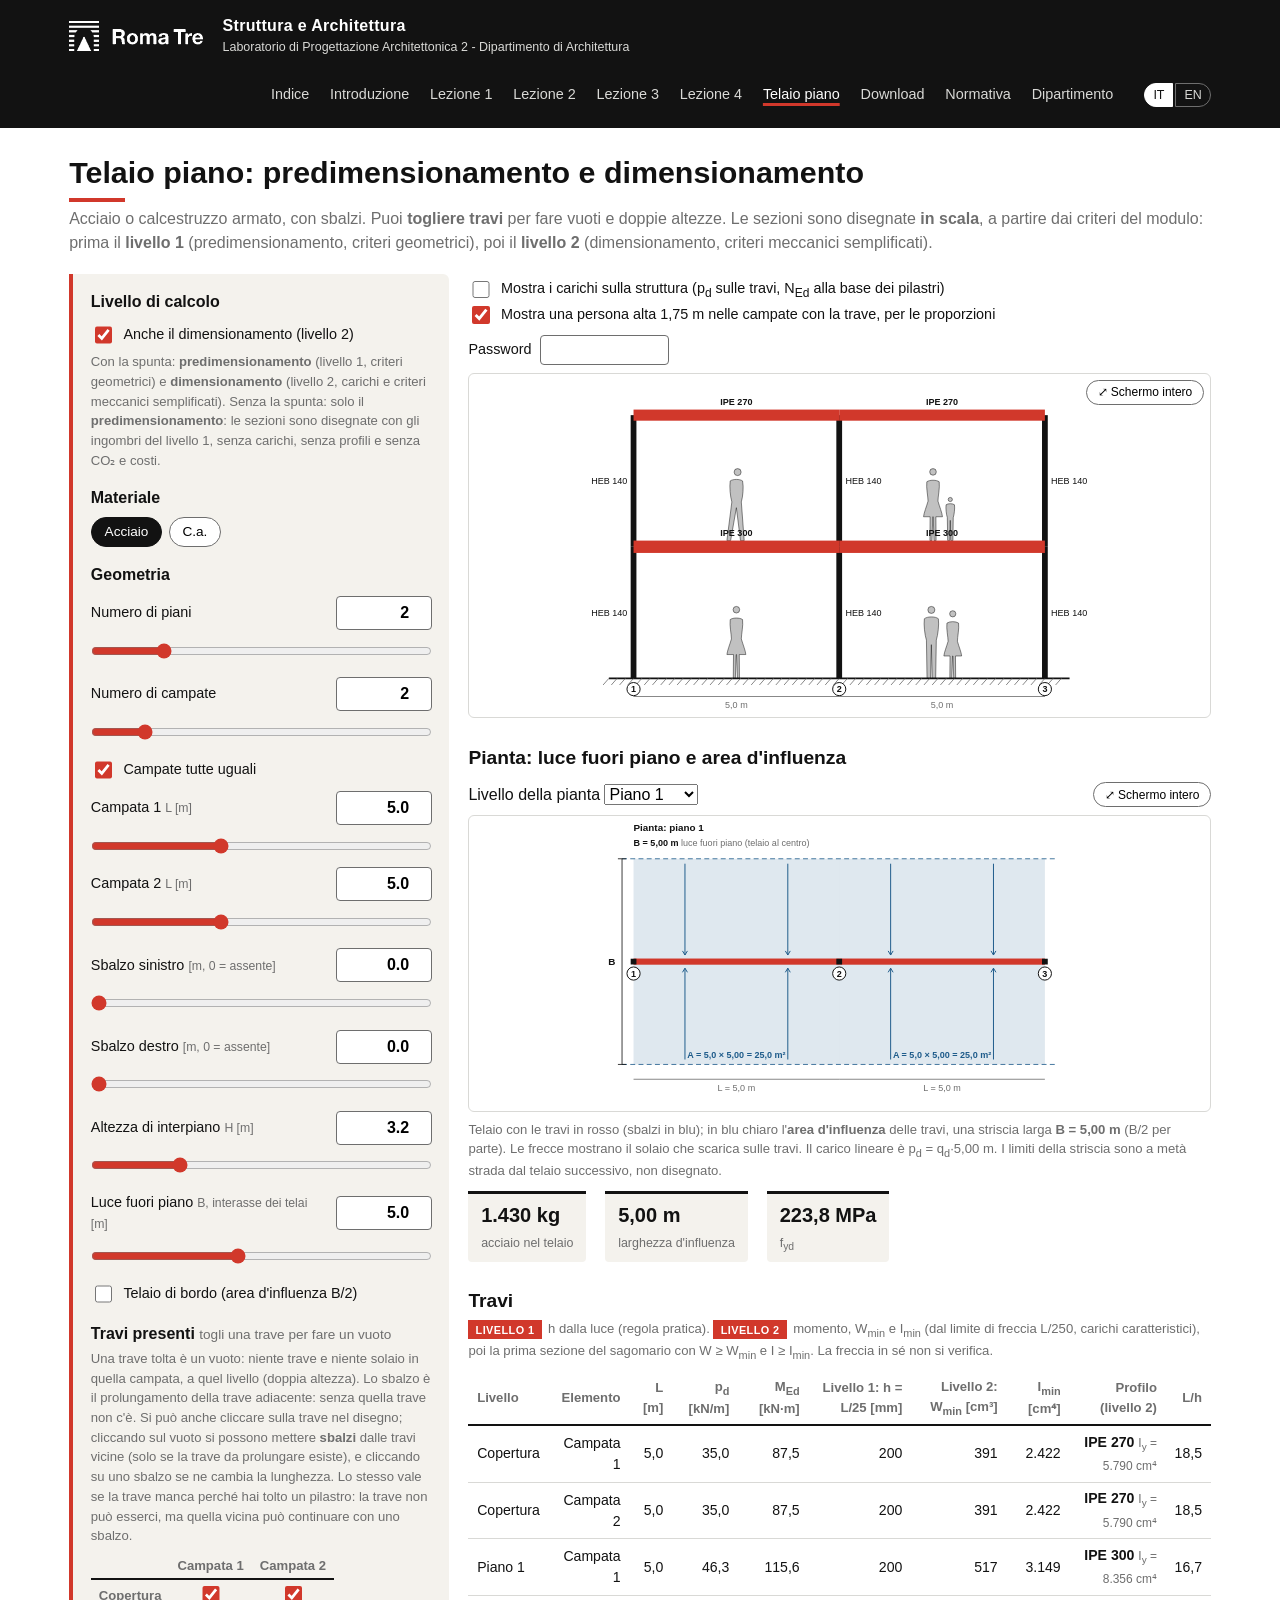
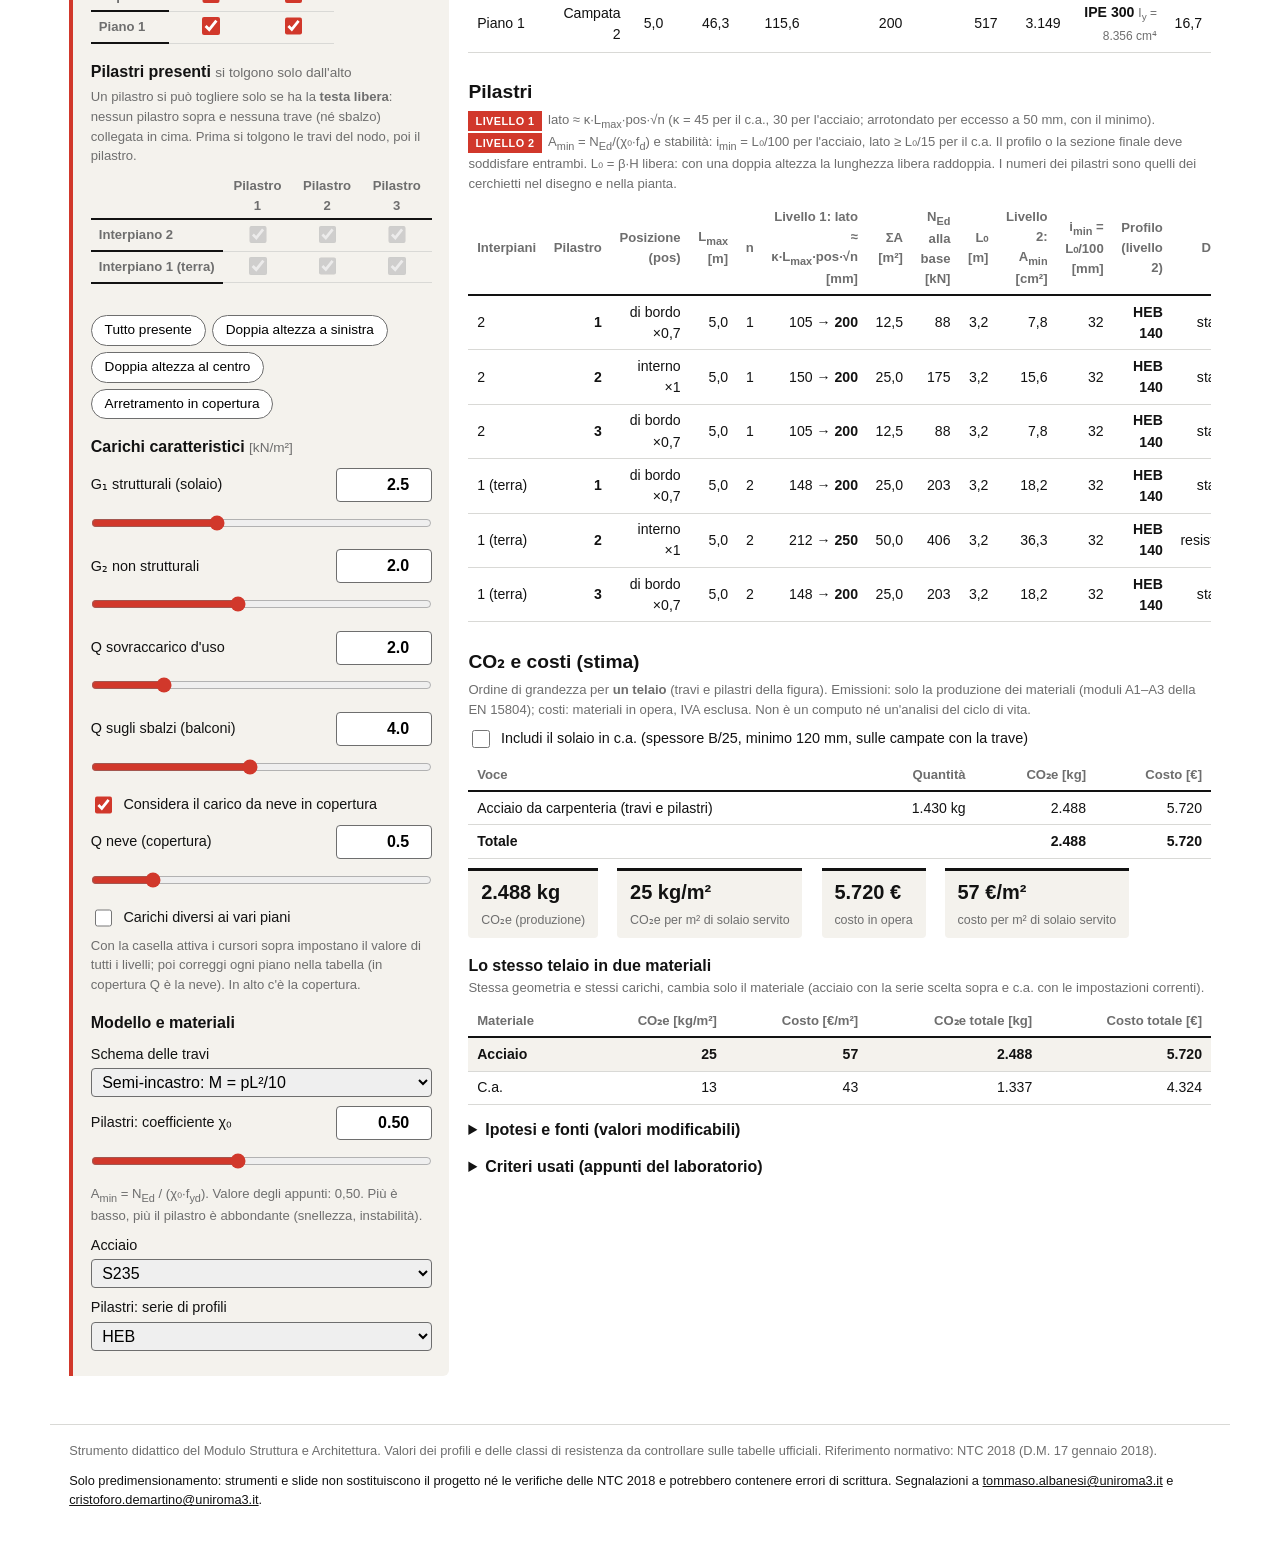
<file: telaio.html>
<!doctype html>
<html lang="it">
<head>
<meta charset="utf-8">
<meta name="viewport" content="width=device-width, initial-scale=1, viewport-fit=cover">
<meta name="theme-color" content="#121212">
<link rel="icon" href="assets/img/favicon.ico?v=20261124" sizes="48x48">
<link rel="icon" href="assets/img/favicon.svg?v=20261124" type="image/svg+xml">
<link rel="apple-touch-icon" href="assets/img/apple-touch-icon.png?v=20261124">
<title>Telaio piano - predimensionamento e dimensionamento | Struttura e Architettura</title>
<meta name="description" content="Telaio piano in acciaio o calcestruzzo armato, con sbalzi e travi che si possono togliere (vuoti, doppie altezze): cambia campate, piani, luci e osserva le sezioni necessarie, disegnate in scala.">
<link rel="stylesheet" href="assets/css/style.css?v=20261127">
<style>
 .kpi{display:flex;gap:1.2rem;flex-wrap:wrap;margin:.6rem 0}
 .kpi div{background:var(--carta);border-top:3px solid var(--nero);padding:.4rem .8rem;border-radius:0 0 4px 4px}
 .kpi b{display:block;font-size:1.25rem}
 .kpi span{font-size:.78rem;color:var(--grigio)}
 .campate .campo{margin:.25rem 0}
 details.regole{margin:.8rem 0}
 details.regole summary{cursor:pointer;font-weight:700}
 .campo.inline{grid-template-columns:auto 1fr;gap:.5rem}
 .campo.inline input[type=checkbox]{grid-column:auto;accent-color:var(--rosso);width:1.1rem;height:1.1rem}
 .parola{display:flex;align-items:center;gap:.5rem;margin:.1rem 0 .5rem}
 .parola label{font-size:.9rem}
 .parola input{width:9em;padding:.2rem .4rem;border:1px solid var(--grigio);border-radius:4px;font:inherit;font-size:.9rem}
 .parola span{font-size:.85rem;font-weight:700;color:var(--rosso)}
 table.mx{width:auto;font-size:.8rem}
 table.mx th,table.mx td{padding:.15rem .5rem;text-align:center}
 table.mx th[scope=row]{text-align:left;white-space:nowrap}
 table.mx input{accent-color:var(--rosso);width:1.1rem;height:1.1rem}
 table.mx input.num{width:3.1rem;height:auto;padding:.2rem .25rem;border:1px solid var(--grigio);border-radius:4px;font:inherit;font-size:max(16px,1rem);text-align:right}
 table.mxc th,table.mxc td{padding:.15rem .2rem}
 table.mxc th[scope=row]{white-space:normal;font-size:.72rem;line-height:1.2}
 [hidden]{display:none !important}
 .tg{cursor:pointer}
 .vista{position:relative}
 .tasto-schermo{font:inherit;font-size:.75rem;border:1px solid var(--grigio);background:rgba(255,255,255,.94);border-radius:99px;padding:.15rem .65rem;cursor:pointer}
 .vista>.tasto-schermo{position:absolute;top:.45rem;right:.45rem;z-index:2}
 .riga-vista{display:flex;justify-content:space-between;align-items:center;gap:.6rem;margin:.2rem 0 .5rem}
 .vista:fullscreen,.vista.schermo-intero{background:#fff;padding:.8rem 1rem;display:flex;flex-direction:column;gap:.5rem;overflow:auto}
 .vista.schermo-intero{position:fixed;inset:0;z-index:1000}
 .vista:fullscreen svg.fig,.vista.schermo-intero svg.fig{flex:1 1 auto;min-height:0;height:100%;width:100%}
 tr.corrente td{background:var(--carta)}
 .tg:hover{opacity:.75}
 .tcol{cursor:not-allowed}
 .tcol.ok{cursor:pointer}
 .tcol.ok:hover{fill:rgba(209,56,43,.45);opacity:1}
 tr.vuoto td{color:var(--grigio);font-style:italic}
 .liv{display:inline-block;background:var(--rosso);color:#fff;font-size:.68rem;font-weight:700;letter-spacing:.04em;padding:.1rem .45rem;margin-right:.4rem;vertical-align:middle}
</style>
</head>
<body>
<header class="sito"><div class="in">
  <a href="index.html"><img src="assets/img/logo_romatre_bianco.png" alt="Roma Tre"></a>
  <div class="titolo">Struttura e Architettura<small>Laboratorio di Progettazione Architettonica 2 - Dipartimento di Architettura</small></div>
  <nav aria-label="Navigazione"><a href="index.html">Indice</a><a href="introduzione.html">Introduzione</a><a href="lezione1.html">Lezione 1</a><a href="lezione2.html">Lezione 2</a><a href="lezione3.html">Lezione 3</a><a href="lezione4.html">Lezione 4</a><a href="telaio.html" aria-current="page">Telaio piano</a><a href="index.html#download">Download</a><a href="normativa.html">Normativa</a><a href="dipartimento.html">Dipartimento</a></nav>
</div></header>

<main>
<h1>Telaio piano: predimensionamento e dimensionamento</h1>
<p class="sotto" data-en="Steel or reinforced concrete, with cantilevers. You can &lt;b&gt;remove beams&lt;/b&gt; to make voids and double heights. The sections are drawn &lt;b&gt;to scale&lt;/b&gt;, based on the criteria of the module: first &lt;b&gt;level 1&lt;/b&gt; (preliminary sizing, geometric criteria), then &lt;b&gt;level 2&lt;/b&gt; (sizing, simplified mechanical criteria).">Acciaio o calcestruzzo armato, con sbalzi. Puoi <b>togliere travi</b> per fare vuoti e doppie altezze. Le sezioni sono disegnate <b>in scala</b>, a partire dai criteri del modulo: prima il <b>livello 1</b> (predimensionamento, criteri geometrici), poi il <b>livello 2</b> (dimensionamento, criteri meccanici semplificati).</p>

<div class="griglia due">
  <div>
    <div class="pannello">
      <h3 style="margin-top:0">Livello di calcolo</h3>
      <div class="campo inline"><input type="checkbox" id="conDim" checked><label for="conDim">Anche il dimensionamento (livello 2)</label></div>
      <p class="nota" style="margin-top:-.2rem" data-en="Ticked: &lt;b&gt;preliminary sizing&lt;/b&gt; (level 1, geometric criteria) and &lt;b&gt;sizing&lt;/b&gt; (level 2, loads and simplified mechanical criteria). Unticked: only the &lt;b&gt;preliminary sizing&lt;/b&gt;: the sections are drawn with the level 1 sizes, with no loads, no profiles and no CO₂ and costs.">Con la spunta: <b>predimensionamento</b> (livello 1, criteri geometrici) e <b>dimensionamento</b> (livello 2, carichi e criteri meccanici semplificati). Senza la spunta: solo il <b>predimensionamento</b>: le sezioni sono disegnate con gli ingombri del livello 1, senza carichi, senza profili e senza CO₂ e costi.</p>

      <h3>Materiale</h3>
      <div class="pillole" role="group" aria-label="Materiale">
        <button type="button" id="mAcc" aria-pressed="true">Acciaio</button>
        <button type="button" id="mCa" aria-pressed="false">C.a.</button>
      </div>

      <h3>Geometria</h3>
      <div class="campo"><label for="n">Numero di piani</label><output id="nv"></output>
        <input type="range" id="n" min="1" max="6" step="1" value="2"></div>
      <div class="campo"><label for="nc">Numero di campate</label><output id="ncv"></output>
        <input type="range" id="nc" min="1" max="8" step="1" value="2"></div>
      <div class="campo inline"><input type="checkbox" id="uguali" checked><label for="uguali">Campate tutte uguali</label></div>
      <div class="campate" id="campate"></div>
      <div class="campo"><label for="sx">Sbalzo sinistro <span class="unita">[m, 0 = assente]</span></label><output id="sxv"></output>
        <input type="range" id="sx" min="0" max="3" step="0.1" value="0"></div>
      <div class="campo"><label for="dx">Sbalzo destro <span class="unita">[m, 0 = assente]</span></label><output id="dxv"></output>
        <input type="range" id="dx" min="0" max="3" step="0.1" value="0"></div>
      <div class="campo"><label for="H">Altezza di interpiano <span class="unita">H [m]</span></label><output id="Hv"></output>
        <input type="range" id="H" min="2.6" max="5" step="0.1" value="3.2"></div>
      <div class="campo"><label for="B">Luce fuori piano <span class="unita">B, interasse dei telai [m]</span></label><output id="Bv"></output>
        <input type="range" id="B" min="2" max="9" step="0.1" value="5"></div>
      <div class="campo inline"><input type="checkbox" id="bordo"><label for="bordo">Telaio di bordo (area d'influenza B/2)</label></div>

      <h3>Travi presenti <span class="unita">togli una trave per fare un vuoto</span></h3>
      <p class="nota" style="margin-top:-.2rem" data-en="A removed beam is a void: no beam and no floor slab in that span, at that level (double height). The cantilever is the extension of the adjacent beam: without that beam there is none. You can also click the beam in the drawing; clicking the void you can add &lt;b&gt;cantilevers&lt;/b&gt; from the neighbouring beams (only if the beam to extend exists), and clicking a cantilever changes its length. The same holds if the beam is missing because you removed a column: the beam cannot be there, but the neighbouring one can continue with a cantilever.">Una trave tolta è un vuoto: niente trave e niente solaio in quella campata, a quel livello (doppia altezza). Lo sbalzo è il prolungamento della trave adiacente: senza quella trave non c'è. Si può anche cliccare sulla trave nel disegno; cliccando sul vuoto si possono mettere <b>sbalzi</b> dalle travi vicine (solo se la trave da prolungare esiste), e cliccando su uno sbalzo se ne cambia la lunghezza. Lo stesso vale se la trave manca perché hai tolto un pilastro: la trave non può esserci, ma quella vicina può continuare con uno sbalzo.</p>
      <div id="matrice" class="scroll" role="group" aria-label="Travi presenti"></div>
      <div id="blocTipi" hidden>
        <h3>Tipo di ogni trave <span class="unita">solo c.a.</span></h3>
        <p class="nota" style="margin-top:-.2rem" data-en="The «Beams (all)» menu sets the type of all the beams; here you can change one beam at a time (projecting or flat). Cantilevers follow the beam they extend. Flat beams are drawn lighter: they sit inside the floor slab.">Il menu «Travi (tutte)» imposta il tipo di tutte le travi; qui puoi cambiare una trave alla volta (emergente o a spessore). Gli sbalzi seguono la trave che prolungano. Le travi a spessore sono disegnate più chiare: stanno dentro il solaio.</p>
        <div id="matriceTipi" class="scroll" role="group" aria-label="Tipo di ogni trave"></div>
      </div>
      <h3>Pilastri presenti <span class="unita">si tolgono solo dall'alto</span></h3>
      <p class="nota" style="margin-top:-.2rem" data-en="A column can be removed only if it has a &lt;b&gt;free top&lt;/b&gt;: no column above and no beam (or cantilever) connected at the top. First remove the beams at the node, then the column.">Un pilastro si può togliere solo se ha la <b>testa libera</b>: nessun pilastro sopra e nessuna trave (né sbalzo) collegata in cima. Prima si tolgono le travi del nodo, poi il pilastro.</p>
      <div id="matricePil" class="scroll" role="group" aria-label="Pilastri presenti"></div>
      <p class="nota" id="msgMatrice" aria-live="polite" style="min-height:1.2em"></p>
      <div class="pillole" role="group" aria-label="Esempi">
        <button type="button" id="pTutte">Tutto presente</button>
        <button type="button" id="pSx">Doppia altezza a sinistra</button>
        <button type="button" id="pCentro">Doppia altezza al centro</button>
        <button type="button" id="pArretra">Arretramento in copertura</button>
      </div>

      <div class="solo-dim">
      <h3>Carichi caratteristici <span class="unita">[kN/m²]</span></h3>
      <div class="campo"><label for="g1">G₁ strutturali (solaio)</label><output id="g1v"></output>
        <input type="range" id="g1" min="0.5" max="6" step="0.1" value="2.5"></div>
      <div class="campo"><label for="g2">G₂ non strutturali</label><output id="g2v"></output>
        <input type="range" id="g2" min="0.5" max="4" step="0.1" value="2"></div>
      <div class="campo"><label for="q">Q sovraccarico d'uso</label><output id="qv"></output>
        <input type="range" id="q" min="0.5" max="8" step="0.1" value="2"></div>
      <div class="campo"><label for="qb">Q sugli sbalzi (balconi)</label><output id="qbv"></output>
        <input type="range" id="qb" min="0.5" max="8" step="0.1" value="4"></div>
      <div class="campo inline"><input type="checkbox" id="usaNeve" checked><label for="usaNeve">Considera il carico da neve in copertura</label></div>
      <div class="campo"><label for="neve">Q neve (copertura)</label><output id="neveV"></output>
        <input type="range" id="neve" min="0" max="3" step="0.1" value="0.5"></div>
      <div class="campo inline"><input type="checkbox" id="carLiv"><label for="carLiv">Carichi diversi ai vari piani</label></div>
      <p class="nota" style="margin-top:-.2rem" data-en="With the box ticked, the sliders above set the value of all the levels; then correct each level in the table (on the roof Q is the snow). The roof is the top row.">Con la casella attiva i cursori sopra impostano il valore di tutti i livelli; poi correggi ogni piano nella tabella (in copertura Q è la neve). In alto c'è la copertura.</p>
      <div id="matriceCarichi" class="scroll" role="group" aria-label="Carichi per livello" hidden></div>
      </div>

      <h3>Modello e materiali</h3>
      <div class="campo" id="campoVinc"><label for="vinc">Schema delle travi</label>
        <select id="vinc"><option value="appoggiata">Appoggiata: M = pL²/8</option><option value="semi" selected>Semi-incastro: M = pL²/10</option><option value="incastro">Incastro-incastro: M = pL²/12</option></select></div>
      <div class="campo solo-dim"><label for="chi" id="chiLab">Pilastri: coefficiente χ₀</label><output id="chiv"></output>
        <input type="range" id="chi" min="0.2" max="0.9" step="0.05" value="0.5"></div>
      <p class="nota solo-dim" id="chiNota" style="margin-top:-.2rem"></p>
      <div id="optAcc" class="solo-dim"><div class="campo"><label for="acc">Acciaio</label>
        <select id="acc"><option selected>S235</option><option>S275</option><option>S355</option></select></div>
        <div class="campo"><label for="serie">Pilastri: serie di profili</label>
        <select id="serie"><option value="HEB" selected>HEB</option><option value="HEA">HEA</option></select></div></div>
      <!-- legno (tolto dalle pagine, 11/11/2026): per rimetterlo, ripristinare il pulsante #mLeg e questo blocco
      <div id="optLeg" hidden>
        <div class="campo"><label for="cleg">Classe di resistenza</label>
          <select id="cleg"><option value="C24">C24 (massiccio)</option><option value="GL24h" selected>GL24h (lamellare)</option><option value="GL28h">GL28h (lamellare)</option><option value="GL32h">GL32h (lamellare)</option></select></div>
        <div class="campo"><label for="bleg">Base delle travi <span class="unita">[mm]</span></label>
          <select id="bleg"><option>120</option><option>140</option><option selected>160</option><option>200</option><option>240</option></select></div>
      </div>
      -->
      <div id="optCa" hidden>
        <div class="campo solo-dim"><label for="fck">Calcestruzzo</label>
          <select id="fck"><option>C25/30</option><option>C28/35</option><option>C30/37</option></select></div>
        <div class="campo"><label for="tipoTrave">Travi (tutte)</label>
          <select id="tipoTrave"><option value="emergente">Emergenti (b = 300 mm)</option><option value="spessore">A spessore (h = spessore del solaio)</option></select></div>
      </div>
    </div>
  </div>

  <div>
    <div class="campo inline solo-dim" style="margin:.2rem 0 .1rem"><input type="checkbox" id="carichi"><label for="carichi">Mostra i carichi sulla struttura (p<sub>d</sub> sulle travi, N<sub>Ed</sub> alla base dei pilastri)</label></div>
    <div class="campo inline" style="margin:.1rem 0 .5rem"><input type="checkbox" id="omini" checked><label for="omini">Mostra una persona alta 1,75 m nelle campate con la trave, per le proporzioni</label></div>
    <div class="parola"><label for="parola">Password</label><input type="password" id="parola" autocomplete="off" spellcheck="false" aria-label="Password"><span id="msgParola" hidden>Diavoletti attivati</span></div>
    <div class="vista" id="vistaFig">
      <button type="button" class="tasto-schermo" data-vista="vistaFig" aria-pressed="false">⤢ Schermo intero</button>
      <svg id="fig" class="fig" role="img" aria-label="Prospetto del telaio con le sezioni di travi e pilastri in scala"></svg>
      <p class="avviso" id="msgFig" aria-live="polite" hidden></p>
      <div class="pannello" id="pannelloSbalzi" hidden style="margin:.6rem 0">
        <h3 style="margin-top:0" id="titoloSbalzi"></h3>
        <div class="campo"><label for="sbA" id="etichettaA">Sbalzo da sinistra <span class="unita">[m]</span></label><output id="sbAv"></output>
          <input type="range" id="sbA" min="0" max="1" step="0.1" value="0"></div>
        <div class="campo" id="rigaB"><label for="sbB">Sbalzo da destra <span class="unita">[m]</span></label><output id="sbBv"></output>
          <input type="range" id="sbB" min="0" max="1" step="0.1" value="0"></div>
        <p class="nota" id="notaSbalzi"></p>
        <div class="pillole">
          <button type="button" id="rimettiTrave">Rimetti la trave</button>
          <button type="button" id="valoreComune">Valore comune</button>
          <button type="button" id="togliSbalzo">Togli lo sbalzo</button>
          <button type="button" id="chiudiPannello">Chiudi</button>
        </div>
      </div>
    </div>

    <h2>Pianta: luce fuori piano e area d'influenza</h2>
    <div class="vista" id="vistaPianta">
      <div class="riga-vista"><span><label for="livPianta">Livello della pianta </label><select id="livPianta"></select></span>
        <button type="button" class="tasto-schermo" data-vista="vistaPianta" aria-pressed="false">⤢ Schermo intero</button></div>
      <svg id="pianta" class="fig" role="img" aria-label="Pianta del telaio con la luce fuori piano B e l'area d'influenza delle travi"></svg>
      <p class="nota" id="notaPianta"></p>
    </div>
    <div class="kpi" id="kpi" aria-live="polite"></div>
    <div class="avviso" id="avvisi" hidden></div>

    <h2>Travi</h2>
    <p class="nota" style="margin-top:-.4rem" data-en="&lt;span class=&quot;liv&quot;&gt;LEVEL 1&lt;/span&gt;h from the span (rule of thumb). &lt;span class=&quot;solo-dim&quot;&gt;&lt;span class=&quot;liv&quot;&gt;LEVEL 2&lt;/span&gt;moment, W&lt;sub&gt;min&lt;/sub&gt; and I&lt;sub&gt;min&lt;/sub&gt; (from the deflection limit L/250, characteristic loads), then the first section from the catalogue with W ≥ W&lt;sub&gt;min&lt;/sub&gt; and I ≥ I&lt;sub&gt;min&lt;/sub&gt;. The deflection itself is not checked.&lt;/span&gt;"><span class="liv">LIVELLO 1</span>h dalla luce (regola pratica). <span class="solo-dim"><span class="liv">LIVELLO 2</span>momento, W<sub>min</sub> e I<sub>min</sub> (dal limite di freccia L/250, carichi caratteristici), poi la prima sezione del sagomario con W ≥ W<sub>min</sub> e I ≥ I<sub>min</sub>. La freccia in sé non si verifica.</span></p>
    <div class="scroll"><table id="tTravi"></table></div>
    <h2>Pilastri</h2>
    <p class="nota" style="margin-top:-.4rem" data-en="&lt;span class=&quot;liv&quot;&gt;LEVEL 1&lt;/span&gt;side ≈ κ·L&lt;sub&gt;max&lt;/sub&gt;·pos·√n (κ = 45 for r.c., 30 for steel; rounded up to 50 mm, with the minimum). &lt;span class=&quot;solo-dim&quot;&gt;&lt;span class=&quot;liv&quot;&gt;LEVEL 2&lt;/span&gt;A&lt;sub&gt;min&lt;/sub&gt; = N&lt;sub&gt;Ed&lt;/sub&gt;/(χ₀·f&lt;sub&gt;d&lt;/sub&gt;) and stability: i&lt;sub&gt;min&lt;/sub&gt; = L₀/100 for steel, side ≥ L₀/15 for r.c. The final section must satisfy both. L₀ = β·H free: with a double height the free length doubles.&lt;/span&gt; The numbers of the columns are those in the circles of the drawing and of the plan."><span class="liv">LIVELLO 1</span>lato ≈ κ·L<sub>max</sub>·pos·√n (κ = 45 per il c.a., 30 per l'acciaio; arrotondato per eccesso a 50 mm, con il minimo). <span class="solo-dim"><span class="liv">LIVELLO 2</span>A<sub>min</sub> = N<sub>Ed</sub>/(χ₀·f<sub>d</sub>) e stabilità: i<sub>min</sub> = L₀/100 per l'acciaio, lato ≥ L₀/15 per il c.a. Il profilo o la sezione finale deve soddisfare entrambi. L₀ = β·H libera: con una doppia altezza la lunghezza libera raddoppia.</span> I numeri dei pilastri sono quelli dei cerchietti nel disegno e nella pianta.</p>
    <div class="scroll"><table id="tPil"></table></div>

    <div class="solo-dim">
    <h2>CO₂ e costi (stima)</h2>
    <p class="nota" style="margin-top:-.4rem" data-en="Order of magnitude for &lt;b&gt;one frame&lt;/b&gt; (beams and columns in the figure). Emissions: material production only (modules A1–A3 of EN 15804); costs: materials in place, VAT excluded. It is not a bill of quantities nor a life-cycle assessment.">Ordine di grandezza per <b>un telaio</b> (travi e pilastri della figura). Emissioni: solo la produzione dei materiali (moduli A1–A3 della EN 15804); costi: materiali in opera, IVA esclusa. Non è un computo né un'analisi del ciclo di vita.</p>
    <div class="campo inline" style="margin:.2rem 0 .5rem"><input type="checkbox" id="conSolaio"><label for="conSolaio">Includi il solaio in c.a. (spessore B/25, minimo 120 mm, sulle campate con la trave)</label></div>
    <div class="scroll"><table id="tImpatto"></table></div>
    <div class="kpi" id="kpiImpatto" aria-live="polite"></div>
    <p class="nota" id="notaImpatto" hidden></p>
    <h3>Lo stesso telaio in due materiali</h3>
    <p class="nota" style="margin-top:-.4rem">Stessa geometria e stessi carichi, cambia solo il materiale (acciaio con la serie scelta sopra e c.a. con le impostazioni correnti).</p>
    <div class="scroll"><table id="tConfronto"></table></div>
    <details class="regole"><summary>Ipotesi e fonti (valori modificabili)</summary>
      <div class="scroll"><table class="mx">
        <thead><tr><th>Materiale</th><th>CO₂e</th><th>Costo in opera</th></tr></thead>
        <tbody>
          <tr><th scope="row">Acciaio da carpenteria</th><td><input type="number" id="iCo2Acc" min="0" step="0.05" style="width:5rem"> kg/kg</td><td><input type="number" id="iCoAcc" min="0" step="0.1" style="width:5rem"> €/kg</td></tr>
          <tr><th scope="row">Armatura B450C</th><td><input type="number" id="iCo2Arm" min="0" step="0.05" style="width:5rem"> kg/kg</td><td><input type="number" id="iCoArm" min="0" step="0.1" style="width:5rem"> €/kg</td></tr>
          <tr><th scope="row">Calcestruzzo C25/30</th><td><input type="number" id="iCo2Cls" min="0" step="5" style="width:5rem"> kg/m³</td><td><input type="number" id="iCoCls" min="0" step="5" style="width:5rem"> €/m³</td></tr>
          <tr><th scope="row">Casseforme</th><td>trascurabile</td><td><input type="number" id="iCoCas" min="0" step="1" style="width:5rem"> €/m²</td></tr>
          <!-- legno (tolto dalle pagine, 11/11/2026):
          <tr><th scope="row">Legno lamellare</th><td><input type="number" id="iCo2Leg" min="0" step="5" style="width:5rem"> kg/m³</td><td><input type="number" id="iCoLeg" min="0" step="50" style="width:5rem"> €/m³</td></tr>
          -->
          <tr><th scope="row">Armatura per m³ di c.a.</th><td>travi e pilastri <input type="number" id="iArmTP" min="0" step="10" style="width:4.5rem"> kg/m³</td><td>solaio <input type="number" id="iArmSol" min="0" step="10" style="width:4.5rem"> kg/m³</td></tr>
        </tbody></table></div>
      <p><button type="button" id="ripristinaIpotesi">Ripristina i valori predefiniti</button></p>
      <ul data-en="&lt;li&gt;&lt;b&gt;Steel&lt;/b&gt;: 1.74 kg CO₂e/kg for hot-rolled sections (BCSA 2021 value reported by &lt;a href=&quot;https://steelconstruction.info/topics/sustainability/end-of-life-lca-and-embodied-carbon-data-for-common-framing-materials/&quot;&gt;steelconstruction.info&lt;/a&gt;); it depends strongly on the production route: from about 0.5–0.8 (electric arc furnace, scrap) to over 2 (blast furnace). Assumed cost 4 €/kg in place, painted; the FVG 2025 price list gives 4.26 €/kg for galvanized bent-sheet steelwork (&lt;a href=&quot;https://www.regione.fvg.it/rafvg/cms/RAFVG/infrastrutture-lavori-pubblici/lavori-pubblici/prezzario-2025/articolo.html?cod=20.6.HH2.02&quot;&gt;item 20.6.HH2.02&lt;/a&gt;).&lt;/li&gt;
&lt;li&gt;&lt;b&gt;Reinforcement&lt;/b&gt;: 0.75 kg CO₂e/kg, order of magnitude of the Italian EPDs of rebar from electric arc furnaces, from about 0.65 to 0.79 (&lt;a href=&quot;https://www.pittini.it/wp-content/uploads/Gruppo-Pittini-EPD-tondo-barre-e-rotoli-2019.pdf&quot;&gt;Gruppo Pittini 2019&lt;/a&gt;, &lt;a href=&quot;https://epditaly.it/en/wp-content/uploads/2016/12/Dichiarazione-EPD-2023-Tondo-Siderpotenza.pdf&quot;&gt;Siderpotenza 2023&lt;/a&gt;). Assumed cost 2 €/kg in place (values found between 1.4 and 2.4 €/kg). Amount of reinforcement per m³: typical literature values, from 80 to 200 kg/m³.&lt;/li&gt;
&lt;li&gt;&lt;b&gt;Concrete&lt;/b&gt;: 200 kg CO₂e/m³ for C25/30; EPDs of Italian concretes give about 190–220 (e.g. &lt;a href=&quot;https://www.mapei.com/it/en/realta-mapei/detail/the-future-of-concrete-is-low-carbon&quot;&gt;Mapei&lt;/a&gt;). For C28/35 and C30/37 the value (and the cost) is scaled by 7.5 % and 15 %: an assumption of the laboratory. Cost 205 €/m³; the FVG 2025 price list gives 201.83 €/m³ for C25/30 elevations, reinforcement excluded (&lt;a href=&quot;https://www.regione.fvg.it/rafvg/cms/RAFVG/infrastrutture-lavori-pubblici/lavori-pubblici/prezzario-2025/&quot;&gt;2025 price list&lt;/a&gt;).&lt;/li&gt;
&lt;li&gt;&lt;b&gt;Formwork&lt;/b&gt;: 47 €/m² (FVG 2025 price list, formwork for beams and columns, &lt;a href=&quot;https://www.regione.fvg.it/rafvg/cms/RAFVG/infrastrutture-lavori-pubblici/lavori-pubblici/prezzario-2025/?cod=20.2.RI1.01&quot;&gt;item 20.2.RI1.01&lt;/a&gt;). Area: soffit and two sides of the beams, four sides of the columns; for the floor slab the soffit only. Emissions neglected.&lt;/li&gt;
&lt;li&gt;&lt;b&gt;Limits&lt;/b&gt;: prices vary a lot with region, year, quantity and site; EPDs change with producer and plant. Consult the updated regional price lists and the EPDs of the real products. Data consulted on 5/11/2026.&lt;/li&gt;">
        <li><b>Acciaio</b>: 1,74 kg CO₂e/kg per profili laminati a caldo (valore BCSA 2021 riportato da <a href="https://steelconstruction.info/topics/sustainability/end-of-life-lca-and-embodied-carbon-data-for-common-framing-materials/">steelconstruction.info</a>); dipende molto dal ciclo produttivo: da circa 0,5–0,8 (forno elettrico, rottame) a oltre 2 (altoforno). Costo ipotizzato 4 €/kg in opera, verniciato; il prezzario FVG 2025 dà 4,26 €/kg per carpenteria in lamiera piegata zincata (<a href="https://www.regione.fvg.it/rafvg/cms/RAFVG/infrastrutture-lavori-pubblici/lavori-pubblici/prezzario-2025/articolo.html?cod=20.6.HH2.02">voce 20.6.HH2.02</a>).</li>
        <li><b>Armatura</b>: 0,75 kg CO₂e/kg, ordine di grandezza delle EPD italiane del tondo da forno elettrico, da circa 0,65 a 0,79 (<a href="https://www.pittini.it/wp-content/uploads/Gruppo-Pittini-EPD-tondo-barre-e-rotoli-2019.pdf">Gruppo Pittini 2019</a>, <a href="https://epditaly.it/en/wp-content/uploads/2016/12/Dichiarazione-EPD-2023-Tondo-Siderpotenza.pdf">Siderpotenza 2023</a>). Costo ipotizzato 2 €/kg posato (valori trovati tra 1,4 e 2,4 €/kg). Quantità di armatura per m³: valori tipici di letteratura, da 80 a 200 kg/m³.</li>
        <li><b>Calcestruzzo</b>: 200 kg CO₂e/m³ per C25/30; le EPD di calcestruzzi italiani danno circa 190–220 (es. <a href="https://www.mapei.com/it/en/realta-mapei/detail/the-future-of-concrete-is-low-carbon">Mapei</a>). Per C28/35 e C30/37 il valore (e il costo) è scalato del 7,5 % e del 15 %: ipotesi del laboratorio. Costo 205 €/m³; il prezzario FVG 2025 dà 201,83 €/m³ per elevazioni C25/30, armatura esclusa (<a href="https://www.regione.fvg.it/rafvg/cms/RAFVG/infrastrutture-lavori-pubblici/lavori-pubblici/prezzario-2025/">prezzario 2025</a>).</li>
        <li><b>Casseforme</b>: 47 €/m² (prezzario FVG 2025, casseri per travi e pilastri, <a href="https://www.regione.fvg.it/rafvg/cms/RAFVG/infrastrutture-lavori-pubblici/lavori-pubblici/prezzario-2025/?cod=20.2.RI1.01">voce 20.2.RI1.01</a>). Area: fondo e due lati delle travi, quattro lati dei pilastri; per il solaio il solo fondo. Emissioni trascurate.</li>
        <!-- legno (tolto dalle pagine, 11/11/2026): <li><b>Legno lamellare</b>: 150 kg CO₂e/m³ da fonti fossili (produzione, essiccazione, incollaggio); le EPD di lamellare danno circa 120–150 (es. <a href="https://cdn.byggtjeneste.no/nobb/78c67693-5206-4e05-b217-2a3eaf2149ec">EPD NOBB</a>, 430 kg/m³). Il carbonio biogenico immagazzinato (circa 1,63 kg CO₂ per kg di legno) è mostrato a parte e non sottratto. Costo 1.400 €/m³: ipotesi del laboratorio, nessun prezzario specifico consultato (il prezzario FVG 2025 riporta circa 1.700 €/m³ per un <i>solaio</i> completo in travi lamellari, voce 23.7.HI1.03).</li> -->
        <li><b>Limiti</b>: i prezzi variano molto con regione, anno, quantità e cantiere; le EPD cambiano con produttore e stabilimento. Consultare i prezzari regionali aggiornati e le EPD dei prodotti reali. Dati consultati il 5/11/2026.</li>
      </ul>
    </details>
    </div>

    <details class="regole"><summary>Criteri usati (appunti del laboratorio)</summary>
      <ul data-en="&lt;li&gt;&lt;b&gt;Levels&lt;/b&gt;: 1 preliminary sizing (geometric criteria, to draw with realistic sizes, on the generous side); 2 sizing (simplified mechanical criteria); 3 check with the full NTC 2018 criteria, not done here. Each level may give values different from the previous one.&lt;/li&gt;
&lt;li&gt;&lt;b&gt;Actions&lt;/b&gt;: p&lt;sub&gt;d&lt;/sub&gt; = (1,3·G₁ + 1,5·G₂ + 1,5·Q)·B&lt;sub&gt;inf&lt;/sub&gt;; on the roof Q = snow. G₁, G₂ and Q can be different at each level (box «Different loads on the floors»). The floor slab works in one direction, orthogonal to the frame.&lt;/li&gt;
&lt;li&gt;&lt;b&gt;Moment&lt;/b&gt;: M&lt;sub&gt;Ed&lt;/sub&gt; = p&lt;sub&gt;d&lt;/sub&gt;·L²/β, with β = 8, 10, 12.&lt;/li&gt;
&lt;li&gt;&lt;b&gt;Cantilevers&lt;/b&gt;: bracket, M&lt;sub&gt;Ed&lt;/sub&gt; = p&lt;sub&gt;d&lt;/sub&gt;·L&lt;sub&gt;s&lt;/sub&gt;²/2, with the balcony live load on the floors and snow on the roof. For level 1 and for the deflection limit the equivalent length 2·L&lt;sub&gt;s&lt;/sub&gt; is used. On the end column the reaction p·L&lt;sub&gt;s&lt;/sub&gt;·(1 + L&lt;sub&gt;s&lt;/sub&gt;/2L) is added. The real beam is a single one: the larger section between span and cantilever is adopted.&lt;/li&gt;
&lt;li&gt;&lt;b&gt;Cantilevers in a void&lt;/b&gt;: in a removed span the neighbouring beam on the left (cantilever «from the left») and/or the one on the right (cantilever «from the right») can be extended. They exist only if the beam to extend exists and they never leave the void: the sum of the two cantilevers does not exceed the span of the removed beam. They are calculated like the end cantilevers (bracket with the balcony live load; reaction on the column they start from). The end cantilevers can have a different length at each level (click the cantilever); the «Cantilever» slider sets the common value.&lt;/li&gt;
&lt;li&gt;&lt;b&gt;Columns removed&lt;/b&gt;: only from the top and only with a free top, i.e. with no column above and no beams (or cantilevers) connected at the top. Without a column there are no beams arriving at it; the cantilever exists only if the adjacent beam exists. One storey at a time is removed, starting from the highest; it is put back starting from the lowest.&lt;/li&gt;
&lt;li&gt;&lt;b&gt;Beams removed&lt;/b&gt;: a removed beam is a void (double height): no beam and no floor load in that span and at that level, so the adjacent column carries less. A node is restrained if at least one beam (or cantilever) arrives at it; the free length of the column is the distance between restrained nodes: L₀ = β·H free, with β = 1 (pinned); if the top is free β = 2. The void is assumed to hold in the orthogonal direction too: the out-of-plane restraint is missing. The horizontal stiffness (wind and earthquake) is &lt;b&gt;not&lt;/b&gt; calculated: removing beams reduces it.&lt;/li&gt;
&lt;li&gt;&lt;b&gt;Steel, beams&lt;/b&gt;: level 1 h = L/20 (simply supported), L/25 (semi-fixed), L/30 (fixed); level 2 W&lt;sub&gt;min&lt;/sub&gt; = M&lt;sub&gt;Ed&lt;/sub&gt;/f&lt;sub&gt;yd&lt;/sub&gt;, f&lt;sub&gt;yd&lt;/sub&gt; = f&lt;sub&gt;yk&lt;/sub&gt;/1,05, and &lt;b&gt;I&lt;sub&gt;min&lt;/sub&gt;&lt;/b&gt; = k·p&lt;sub&gt;k&lt;/sub&gt;·L⁴/(384·E·L/250) with characteristic loads (rare combination), E = 210 GPa; the first IPE with W&lt;sub&gt;el&lt;/sub&gt; ≥ W&lt;sub&gt;min&lt;/sub&gt; &lt;b&gt;and&lt;/b&gt; I&lt;sub&gt;y&lt;/sub&gt; ≥ I&lt;sub&gt;min&lt;/sub&gt; is chosen. The deflection itself is not checked: the limit L/250 is already inside I&lt;sub&gt;min&lt;/sub&gt;.&lt;/li&gt;
&lt;li&gt;&lt;b&gt;Steel, columns&lt;/b&gt;: level 1 side ≈ 30·L&lt;sub&gt;max&lt;/sub&gt;·pos·√n [mm], minimum 200 mm, rounded up to 50 mm (no slenderness rule here: it would need the section catalogue); level 2 A&lt;sub&gt;min&lt;/sub&gt; = N&lt;sub&gt;Ed&lt;/sub&gt;/(χ₀·f&lt;sub&gt;yd&lt;/sub&gt;), χ₀ = 0,5 (editable), and i&lt;sub&gt;min&lt;/sub&gt; = L₀/100 (slenderness 100). The first HEA or HEB with A ≥ A&lt;sub&gt;min&lt;/sub&gt; and i&lt;sub&gt;z&lt;/sub&gt; ≥ i&lt;sub&gt;min&lt;/sub&gt; is chosen. The level 1 size is a starting value for the drawing.&lt;/li&gt;
&lt;li&gt;&lt;b&gt;R.c., projecting beams&lt;/b&gt;: level 1 h = L/10; level 2 b = 300 mm, d&lt;sub&gt;min&lt;/sub&gt; = ρ′·√(M&lt;sub&gt;Ed&lt;/sub&gt;/(b·f&lt;sub&gt;cd&lt;/sub&gt;)), ρ′ = 2,2, h = d + 40 mm rounded to 50 mm.&lt;/li&gt;
&lt;li&gt;&lt;b&gt;R.c., flat beams&lt;/b&gt;: level 1 b ≈ L/6 (lightly loaded beams only); level 2 h = floor slab thickness (B/25, min 120 mm), b&lt;sub&gt;min&lt;/sub&gt; = ρ′²·M&lt;sub&gt;Ed&lt;/sub&gt;/(d²·f&lt;sub&gt;cd&lt;/sub&gt;), ρ′ = 2,2.&lt;/li&gt;
&lt;li&gt;&lt;b&gt;R.c., columns&lt;/b&gt;: level 1 side ≈ 45·L&lt;sub&gt;max&lt;/sub&gt;·pos·√n [mm], minimum 300 mm, rounded up to 50 mm; level 2 A&lt;sub&gt;min&lt;/sub&gt; = N&lt;sub&gt;Ed&lt;/sub&gt;/(ν·f&lt;sub&gt;cd&lt;/sub&gt;), ν = 0,5; minimum constructional side 300 mm, rounded to 50 mm; for stability also side ≥ L₀/15 (≈ √12·β·H/λ₀ with λ₀ = 50, as in the slides of lesson 4; it matters with double heights). f&lt;sub&gt;cd&lt;/sub&gt; = 0,85·f&lt;sub&gt;ck&lt;/sub&gt;/1,5.&lt;/li&gt;
&lt;li&gt;&lt;b&gt;L&lt;sub&gt;max&lt;/sub&gt;, pos, n&lt;/b&gt; (level 1): L&lt;sub&gt;max&lt;/sub&gt; is the longest beam arriving at the column, also the beams orthogonal to the frame (as long as B); removed beams and cantilevers do not count; pos = 1 interior column, 0,7 edge column (first or last of the frame, or edge frame), 0,5 corner column (both); n = number of storeys carried by the column segment, roof included. The rule holds for regular buildings, spans up to 6 × 6 m, about 3–5 storeys, vertical loads only. The total tributary area ΣA is used only to find N&lt;sub&gt;Ed&lt;/sub&gt;.&lt;/li&gt;">
        <li><b>Livelli</b>: 1 predimensionamento (criteri geometrici, per disegnare con ingombri verosimili, per eccesso); 2 dimensionamento (criteri meccanici semplificati); 3 verifica con i criteri completi delle NTC 2018, non fatta qui. Ogni livello può dare valori diversi dal precedente.</li>
        <li><b>Azioni</b>: p<sub>d</sub> = (1,3·G₁ + 1,5·G₂ + 1,5·Q)·B<sub>inf</sub>; in copertura Q = neve. G₁, G₂ e Q possono essere diversi a ogni livello (casella «Carichi diversi ai vari piani»). Il solaio lavora in una direzione, ortogonale al telaio.</li>
        <li><b>Momento</b>: M<sub>Ed</sub> = p<sub>d</sub>·L²/β, con β = 8, 10, 12.</li>
        <li><b>Sbalzi</b>: mensola, M<sub>Ed</sub> = p<sub>d</sub>·L<sub>s</sub>²/2, con il sovraccarico dei balconi ai piani e la neve in copertura. Per il livello 1 e per il limite di freccia si usa la luce equivalente 2·L<sub>s</sub>. Sul pilastro di estremità si somma la reazione p·L<sub>s</sub>·(1 + L<sub>s</sub>/2L). La trave reale è unica: si adotta la sezione più grande tra campata e sbalzo.</li>
        <li><b>Sbalzi nel vuoto</b>: in una campata tolta si può prolungare la trave vicina a sinistra (sbalzo «da sinistra») e/o quella a destra (sbalzo «da destra»). Esistono solo se la trave da prolungare esiste e non escono dal vuoto: la somma dei due sbalzi non supera la luce della trave tolta. Anche una campata senza trave per mancanza di un pilastro (per esempio l'arretramento in copertura) si comporta così: lo sbalzo parte dal pilastro che c'è. Si calcolano come gli sbalzi di estremità (mensola con il sovraccarico dei balconi; reazione sul pilastro di partenza). Gli sbalzi di estremità possono avere una lunghezza diversa a ogni livello (clic sullo sbalzo); il cursore «Sbalzo» fissa il valore comune.</li>
        <li><b>Pilastri tolti</b>: solo dall'alto e solo con la testa libera, cioè senza pilastro sopra e senza travi (né sbalzi) collegate in cima. Senza pilastro non ci sono le travi che vi arrivano; lo sbalzo esiste solo se esiste la trave adiacente. Si toglie un interpiano alla volta, dal più alto; si rimette dal più basso.</li>
        <li><b>Travi tolte</b>: una trave tolta è un vuoto (doppia altezza): nessuna trave e nessun carico di solaio in quella campata e a quel livello, quindi il pilastro adiacente scarica meno. Un nodo è trattenuto se vi arriva almeno una trave (o uno sbalzo); la lunghezza libera del pilastro è la distanza tra nodi trattenuti: L₀ = β·H libera, con β = 1 (cerniere); se la testa è libera β = 2. Si assume che il vuoto valga anche nella direzione ortogonale: manca il ritegno fuori piano. La rigidezza orizzontale (vento e sisma) <b>non</b> è calcolata: togliere travi la riduce.</li>
        <li><b>Acciaio, travi</b>: livello 1 h = L/20 (appoggiata), L/25 (semi-incastro), L/30 (incastro); livello 2 W<sub>min</sub> = M<sub>Ed</sub>/f<sub>yd</sub>, f<sub>yd</sub> = f<sub>yk</sub>/1,05, e <b>I<sub>min</sub></b> = k·p<sub>k</sub>·L⁴/(384·E·L/250) con i carichi caratteristici (combinazione rara), E = 210 GPa; si sceglie il primo IPE con W<sub>el</sub> ≥ W<sub>min</sub> <b>e</b> I<sub>y</sub> ≥ I<sub>min</sub>. La freccia in sé non si verifica: il limite L/250 è già dentro I<sub>min</sub>.</li>
        <li><b>Acciaio, pilastri</b>: livello 1 lato ≈ 30·L<sub>max</sub>·pos·√n [mm], minimo 200 mm, arrotondato per eccesso a 50 mm (nessuna regola di snellezza: servirebbe il sagomario); livello 2 A<sub>min</sub> = N<sub>Ed</sub>/(χ₀·f<sub>yd</sub>), χ₀ = 0,5 (modificabile), e i<sub>min</sub> = L₀/100 (snellezza 100). Si sceglie il primo HEA o HEB con A ≥ A<sub>min</sub> e i<sub>z</sub> ≥ i<sub>min</sub>. L'ingombro del livello 1 è un valore di partenza per il disegno.</li>
        <!-- legno (tolto dalle pagine, 11/11/2026): <li><b>Legno, travi</b>: livello 1 h = L/20–L/15 (vale con elementi ravvicinati: con travi a grande interasse può servire fino a L/10); f<sub>m,d</sub> = k<sub>h</sub>·k<sub>mod</sub>·f<sub>m,k</sub>/γ<sub>M</sub> con k<sub>h</sub> = 1, k<sub>mod</sub> = 0,8, γ<sub>M</sub> = 1,5; W<sub>min</sub> = M<sub>Ed</sub>/f<sub>m,d</sub>; I<sub>min</sub> è il maggiore fra i due valori dei limiti di freccia, con E medio: istantanea dovuta a Q ≤ L/300; finale δ<sub>rara</sub> + k<sub>def</sub>·δ<sub>quasi perm.</sub> ≤ L/200, k<sub>def</sub> = 0,6; poi h a passi di 40 mm con W ≥ W<sub>min</sub> e I ≥ I<sub>min</sub>.</li> -->
        <!-- legno (tolto dalle pagine, 11/11/2026): <li><b>Legno, pilastri</b>: livello 1 lato ≈ 30·L<sub>max</sub>·pos·√n [mm], minimo 200 mm, arrotondato per eccesso a 50 mm; livello 2 A<sub>min</sub> = N<sub>Ed</sub>/(χ₀·f<sub>c,0,d</sub>), χ₀ = 0,30; lato costruttivo di almeno 200 mm, arrotondato a 50 mm; per la stabilità anche lato ≥ L₀/15 (snellezza circa 50): non è nelle slide, resta come controllo utile con le doppie altezze.</li> -->
        <li><b>C.a., travi emergenti</b>: livello 1 h = L/10; livello 2 b = 300 mm, d<sub>min</sub> = ρ′·√(M<sub>Ed</sub>/(b·f<sub>cd</sub>)), ρ′ = 2,2, h = d + 40 mm arrotondata a 50 mm.</li>
        <li><b>C.a., travi a spessore</b>: livello 1 b ≈ L/6 (solo travi poco caricate); livello 2 h = spessore solaio (B/25, min 120 mm), b<sub>min</sub> = ρ′²·M<sub>Ed</sub>/(d²·f<sub>cd</sub>), ρ′ = 2,2.</li>
        <li><b>C.a., pilastri</b>: livello 1 lato ≈ 45·L<sub>max</sub>·pos·√n [mm], minimo 300 mm, arrotondato per eccesso a 50 mm; livello 2 A<sub>min</sub> = N<sub>Ed</sub>/(ν·f<sub>cd</sub>), ν = 0,5; lato minimo costruttivo 300 mm, arrotondato a 50 mm; per la stabilità anche lato ≥ L₀/15 (≈ √12·β·H/λ₀ con λ₀ = 50, come nelle slide della Lezione 4; conta con le doppie altezze). f<sub>cd</sub> = 0,85·f<sub>ck</sub>/1,5.</li>
        <li><b>L<sub>max</sub>, pos, n</b> (livello 1): L<sub>max</sub> è la trave più lunga che arriva nel pilastro, comprese le travi trasversali al telaio (lunghe B); le travi tolte e gli sbalzi non contano; pos = 1 pilastro interno, 0,7 di bordo (primo o ultimo del telaio, oppure telaio di bordo), 0,5 d'angolo (entrambe le cose); n = numero di piani che il tratto porta, copertura compresa. La regola vale per edifici regolari, luci fino a 6 × 6 m, circa 3–5 piani, solo carichi verticali. L'area d'influenza totale ΣA serve solo a calcolare N<sub>Ed</sub>.</li>
      </ul>
      <p class="nota" data-en="Self-weight of beams and columns not added to the loads (assumed included in G₁). Semi-fixed: approximate deflection (k = 2,5 instead of 5 and 1). For cantilevers the negative moment does not reduce the span moment (on the safe side). For r.c. beams the deflection is not checked. Teaching tool: does not replace the design or the checks of NTC 2018.">Peso proprio di travi e pilastri non aggiunto ai carichi (si assume compreso in G₁). Semi-incastro: freccia approssimata (k = 2,5 invece di 5 e 1). Per gli sbalzi il momento negativo non riduce il momento in campata (a favore di sicurezza). Per le travi in c.a. la freccia non è verificata. Strumento didattico: non sostituisce il dimensionamento né le verifiche delle NTC 2018.</p>
    </details>
  </div>
</div>
</main>
<footer class="sito">Strumento didattico del Modulo Struttura e Architettura. Valori dei profili e delle classi di resistenza da controllare sulle tabelle ufficiali. Riferimento normativo: NTC 2018 (D.M. 17 gennaio 2018).<p class="disclaimer" data-en="Preliminary sizing only: the tools and the slides do not replace the design or the checks of the NTC 2018, and may contain typing errors. Please report them to <a href='mailto:tommaso.albanesi@uniroma3.it'>tommaso.albanesi@uniroma3.it</a> and <a href='mailto:cristoforo.demartino@uniroma3.it'>cristoforo.demartino@uniroma3.it</a>.">Solo predimensionamento: strumenti e slide non sostituiscono il progetto né le verifiche delle NTC 2018 e potrebbero contenere errori di scrittura. Segnalazioni a <a href="mailto:tommaso.albanesi@uniroma3.it">tommaso.albanesi@uniroma3.it</a> e <a href="mailto:cristoforo.demartino@uniroma3.it">cristoforo.demartino@uniroma3.it</a>.</p><div class="contatore"><script type="text/javascript" id="mapmyvisitors" src="//mapmyvisitors.com/map.js?d=8mlh35VvBfbMH0bKw_div-BWzXwgvV7yv6bGNSa0mT0&cl=ffffff&w=a"></script></div></footer>

<script src="assets/js/calc.js?v=20261127"></script>
<script src="assets/js/telaio-calc.js?v=20261127"></script>
<script src="assets/js/impatto-calc.js?v=20261127"></script>
<script src="assets/js/telaio-ui.js?v=20261127"></script>
<script src="assets/js/cursori.js?v=20261127"></script>
<script src="assets/js/i18n-en.js?v=20261127"></script>
<script src="assets/js/i18n.js?v=20261127"></script>
</body>
</html>
</file>
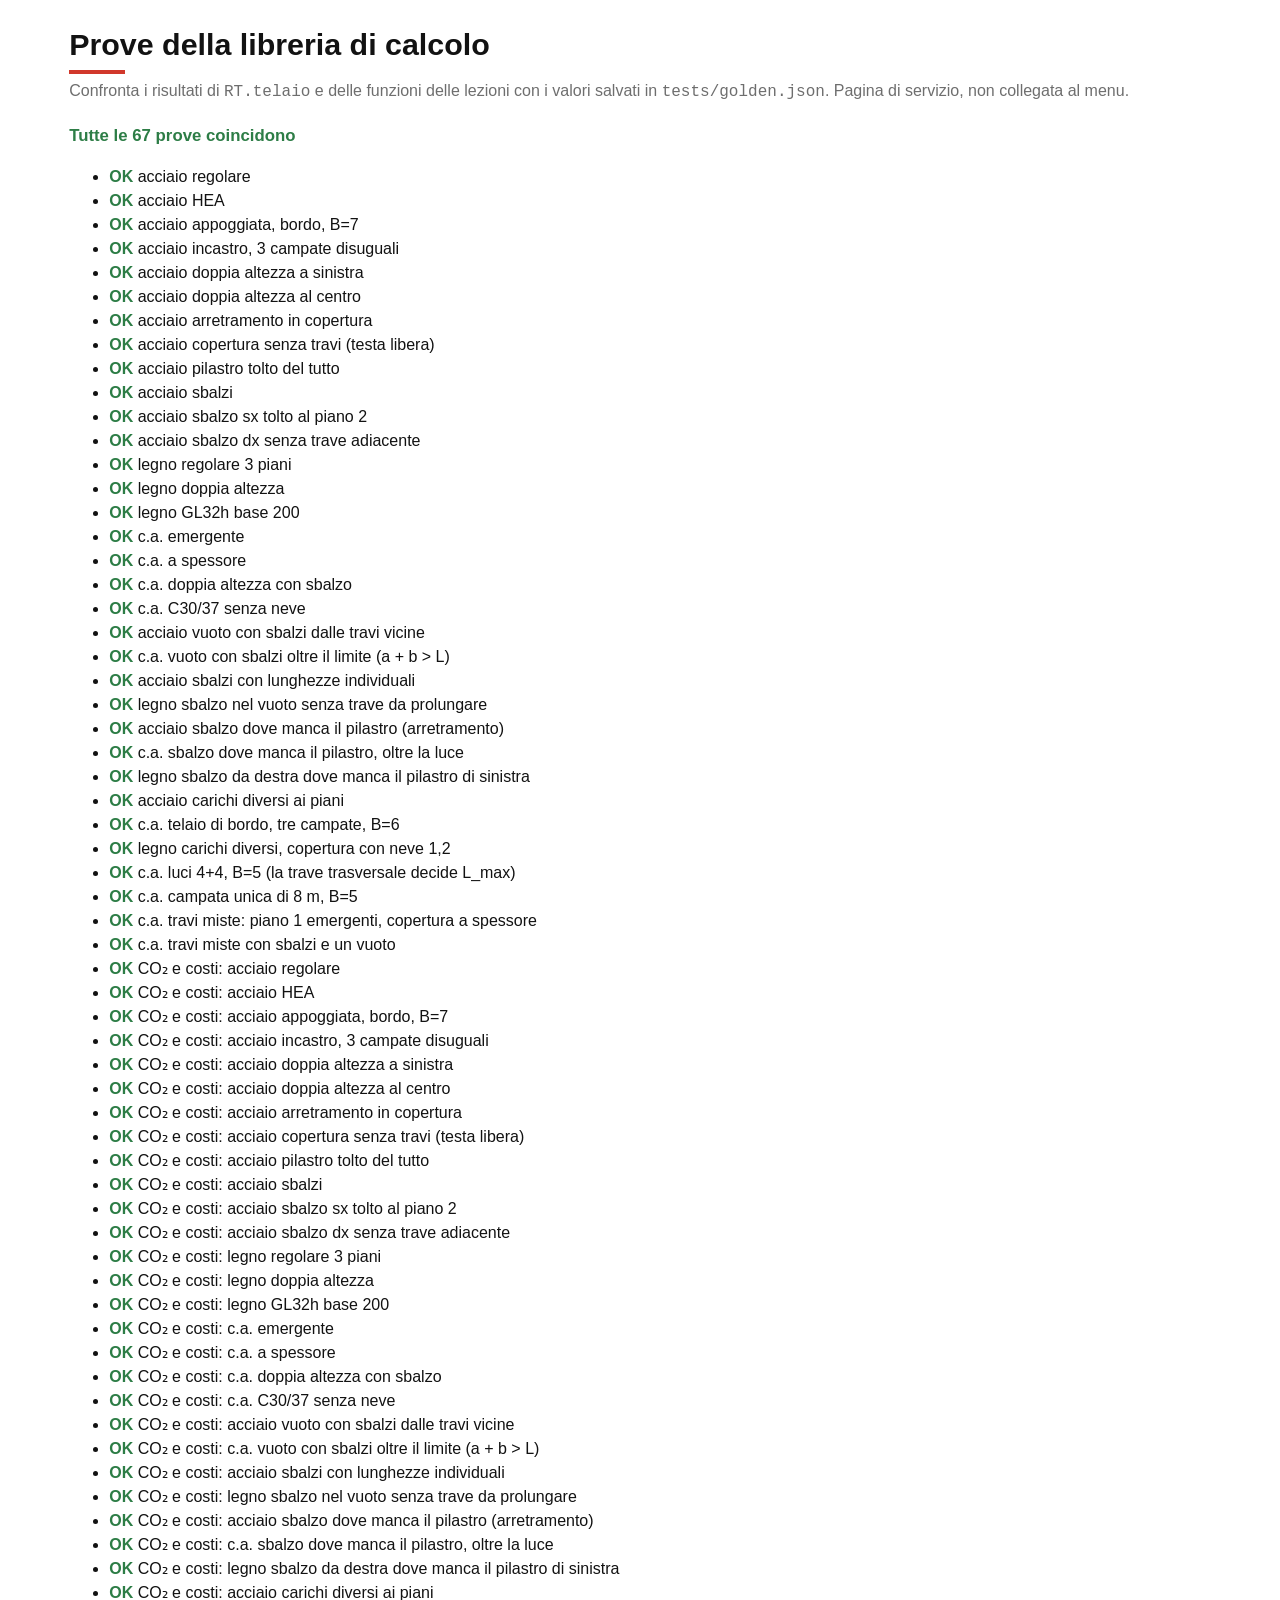
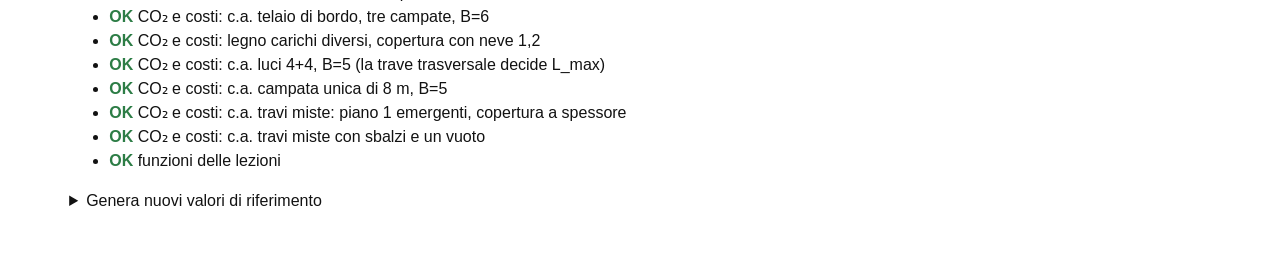
<file: tests.html>
<!doctype html>
<html lang="it">
<head>
<meta charset="utf-8">
<meta name="viewport" content="width=device-width, initial-scale=1">
<link rel="icon" href="assets/img/favicon.ico?v=20261124" sizes="48x48">
<link rel="icon" href="assets/img/favicon.svg?v=20261124" type="image/svg+xml">
<link rel="apple-touch-icon" href="assets/img/apple-touch-icon.png?v=20261124">
<title>Prove della libreria di calcolo | Struttura e Architettura</title>
<link rel="stylesheet" href="assets/css/style.css">
<style>.ok{color:#2d7d46;font-weight:700}.ko{color:#d1382b;font-weight:700}pre{background:#f4f2ed;padding:.6rem;overflow:auto;font-size:.78rem}</style>
</head>
<body>
<main>
<h1>Prove della libreria di calcolo</h1>
<p class="sotto">Confronta i risultati di <code>RT.telaio</code> e delle funzioni delle lezioni con i valori salvati in <code>tests/golden.json</code>. Pagina di servizio, non collegata al menu.</p>
<p id="esito" class="ris">Prove in corso...</p>
<div id="elenco"></div>
<details><summary>Genera nuovi valori di riferimento</summary><p class="nota">Da usare solo se un cambiamento dei risultati è voluto: copia il testo in <code>tests/golden.json</code>.</p><pre id="nuovo"></pre></details>
</main>
<script src="assets/js/calc.js"></script>
<script src="assets/js/telaio-calc.js"></script>
<script src="assets/js/impatto-calc.js"></script>
<script src="tests/scenari.js"></script>
<script>
(function () {
  var out = { scenari: {}, funzioni: provaFunzioni(RT), impatto: {} };
  SCENARI.forEach(function (s) { out.scenari[s[0]] = riassuntoTelaio(RT.telaio(s[1])); out.impatto[s[0]] = provaImpatto(RT, s[1]); });
  var nuovo = JSON.stringify(out, null, 1);
  document.getElementById('nuovo').textContent = nuovo;
  fetch('tests/golden.json', { cache: 'no-store' }).then(function (r) { return r.json(); }).then(function (g) {
    var h = '', ko = 0, tot = 0;
    function conf(nome, a, b) { tot++; var uguale = JSON.stringify(a) === JSON.stringify(b); if (!uguale) ko++; h += '<li><span class="' + (uguale ? 'ok' : 'ko') + '">' + (uguale ? 'OK' : 'DIVERSO') + '</span> ' + nome + (uguale ? '' : '<pre>atteso: ' + JSON.stringify(b, null, 1) + '\nottenuto: ' + JSON.stringify(a, null, 1) + '</pre>') + '</li>'; }
    Object.keys(g.scenari).forEach(function (k) { conf(k, out.scenari[k], g.scenari[k]); });
    Object.keys(g.impatto || {}).forEach(function (k) { conf('CO₂ e costi: ' + k, out.impatto[k], g.impatto[k]); });
    conf('funzioni delle lezioni', out.funzioni, g.funzioni);
    document.getElementById('elenco').innerHTML = '<ul>' + h + '</ul>';
    document.getElementById('esito').innerHTML = ko ? '<span class="ko">' + ko + ' prove su ' + tot + ' non coincidono</span>' : '<span class="ok">Tutte le ' + tot + ' prove coincidono</span>';
    window.TEST_ESITO = { ko: ko, tot: tot };
  }).catch(function () { document.getElementById('esito').innerHTML = '<span class="ko">tests/golden.json non trovato: copia qui sotto il testo generato.</span>'; window.TEST_ESITO = { ko: -1, tot: 0 }; });
})();
</script>
</body>
</html>
</file>
<file: assets/css/style.css>
/* Modulo Struttura e Architettura - stile condiviso degli strumenti HTML.
   Nessuna dipendenza esterna: funziona su GitHub Pages e da file locale. */
:root{
  --nero:#121212; --rosso:#d1382b; --blu:#1f5c8b; --grigio:#6e6e6e;
  --grigio-chiaro:#d9d9d6; --carta:#f4f2ed; --bianco:#fff; --ok:#2d7d46;
  --raggio:6px; --max:1180px;
}
*{box-sizing:border-box}
html{font-size:16px}
body{margin:0;font-family:"Helvetica Neue",Helvetica,Arial,sans-serif;color:var(--nero);background:var(--bianco);line-height:1.5}
a{color:var(--blu)}
header.sito{background:var(--nero);color:var(--bianco)}
header.sito .in{max-width:var(--max);margin:0 auto;padding:.9rem 1.2rem;display:flex;align-items:center;gap:1.2rem;flex-wrap:wrap}
header.sito img{height:30px;display:block}
header.sito .titolo{font-weight:700;letter-spacing:.02em}
header.sito .titolo small{display:block;font-weight:400;color:var(--grigio-chiaro);font-size:.78rem;letter-spacing:0}
header.sito nav{margin-left:auto;display:flex;gap:1rem;flex-wrap:wrap;font-size:.9rem}
header.sito nav a{color:var(--grigio-chiaro);text-decoration:none}
header.sito nav a:hover,header.sito nav a[aria-current]{color:var(--bianco);text-decoration:underline;text-decoration-color:var(--rosso);text-underline-offset:4px}
main{max-width:var(--max);margin:0 auto;padding:1.4rem 1.2rem 3rem}
h1{font-size:1.9rem;line-height:1.2;margin:.2rem 0 .3rem}
h1+.sotto{color:var(--grigio);margin:0 0 1.2rem}
h1::after{content:"";display:block;width:56px;height:4px;background:var(--rosso);margin-top:.5rem}
h2{font-size:1.2rem;margin:1.6rem 0 .6rem}
h3{font-size:1rem;margin:1rem 0 .4rem}
.griglia{display:grid;gap:1.2rem}
.due{grid-template-columns:minmax(280px,380px) 1fr}
@media (max-width:860px){.due{grid-template-columns:1fr}}
.pannello{background:var(--carta);border-left:4px solid var(--rosso);padding:1rem 1.1rem;border-radius:0 var(--raggio) var(--raggio) 0}
.pannello.neutro{background:var(--bianco);border:1px solid var(--grigio-chiaro);border-left:4px solid var(--nero)}
.campo{display:grid;grid-template-columns:1fr auto;align-items:center;gap:.2rem .6rem;margin:.55rem 0}
.campo label{font-size:.9rem}
.campo output,.campo .val{font-variant-numeric:tabular-nums;font-weight:700;min-width:4.6em;text-align:right}
.campo input[type=range]{grid-column:1/-1;width:100%;accent-color:var(--rosso)}
.campo input[type=number],.campo select{grid-column:2;width:7.5em;padding:.25rem .4rem;border:1px solid var(--grigio);border-radius:4px;font:inherit}
.campo select{width:100%;grid-column:1/-1}
.unita{color:var(--grigio);font-weight:400;font-size:.85em}
table{border-collapse:collapse;width:100%;font-size:.88rem;font-variant-numeric:tabular-nums}
th,td{padding:.35rem .55rem;border-bottom:1px solid var(--grigio-chiaro);text-align:right}
th:first-child,td:first-child{text-align:left}
th{font-size:.82rem;color:var(--grigio);border-bottom:2px solid var(--nero)}                    /* niente maiuscolo: kN, mm, b e h, μ restano leggibili */
.scroll{overflow-x:auto}
.ris{font-size:1.05rem}
.ris b{color:var(--rosso)}
.ok{color:var(--ok);font-weight:700}
.ko{color:var(--rosso);font-weight:700}
.nota{font-size:.82rem;color:var(--grigio);margin:.5rem 0}
.passi{counter-reset:p;list-style:none;padding:0;margin:0}
.passi li{counter-increment:p;padding:.5rem 0 .5rem 2.2rem;position:relative;border-bottom:1px solid var(--grigio-chiaro)}
.passi li::before{content:counter(p);position:absolute;left:0;top:.5rem;width:1.5rem;height:1.5rem;border-radius:50%;background:var(--nero);color:#fff;font-size:.8rem;display:grid;place-items:center;font-weight:700}
.formula{font-family:"STIX Two Text","Times New Roman",serif;font-style:italic}
.cards{display:grid;grid-template-columns:repeat(auto-fit,minmax(250px,1fr));gap:1rem}
.card{display:block;background:var(--carta);border-top:4px solid var(--nero);padding:1rem 1.1rem;text-decoration:none;color:inherit;border-radius:0 0 var(--raggio) var(--raggio)}
.card:hover{border-top-color:var(--rosso);background:#ece9e1}
.card .n{font-size:.78rem;font-weight:700;color:var(--rosso);letter-spacing:.06em;text-transform:uppercase}
.card h2{margin:.2rem 0 .3rem;font-size:1.15rem}
.card p{margin:0;font-size:.9rem;color:#333}
.pillole{display:flex;gap:.4rem;flex-wrap:wrap;margin:.4rem 0}
.pillole button,.pillole label{border:1px solid var(--grigio);background:#fff;border-radius:99px;padding:.25rem .8rem;font:inherit;font-size:.85rem;cursor:pointer}
.pillole button[aria-pressed=true]{background:var(--nero);color:#fff;border-color:var(--nero)}
svg.fig{width:100%;height:auto;display:block;background:var(--bianco);border:1px solid var(--grigio-chiaro);border-radius:var(--raggio)}
svg text{font-family:inherit}
footer.sito{max-width:var(--max);margin:0 auto;padding:1rem 1.2rem 2rem;color:var(--grigio);font-size:.8rem;border-top:1px solid var(--grigio-chiaro)}
.avviso{background:#fff7e0;border:1px solid #e6c970;border-radius:var(--raggio);padding:.6rem .8rem;font-size:.85rem;margin:1rem 0}
:focus-visible{outline:3px solid var(--blu);outline-offset:2px}
/* selettore di lingua */
.lang{display:flex;gap:2px;margin-left:.6rem}
.lang button{border:1px solid var(--grigio);background:transparent;color:var(--grigio-chiaro);font:inherit;font-size:.78rem;padding:.1rem .5rem;cursor:pointer}
.lang button:first-child{border-radius:99px 0 0 99px}.lang button:last-child{border-radius:0 99px 99px 0}
.lang button[aria-pressed=true]{background:var(--bianco);color:var(--nero);border-color:var(--bianco)}
/* etichetta di livello (predimensionamento / dimensionamento / verifica) */
.liv{display:inline-block;background:var(--rosso);color:#fff;font-size:.68rem;font-weight:700;letter-spacing:.04em;padding:.1rem .45rem;margin-right:.4rem;vertical-align:middle}

/* ---------- telefono e tablet (iPhone compreso) ---------- */
html{-webkit-text-size-adjust:100%;text-size-adjust:100%}
body{padding-left:env(safe-area-inset-left);padding-right:env(safe-area-inset-right);overflow-wrap:break-word}
header.sito{padding-top:env(safe-area-inset-top)}
footer.sito{padding-bottom:calc(2rem + env(safe-area-inset-bottom))}
footer.sito .disclaimer{margin:.7rem 0 0;color:var(--nero)}
footer.sito .disclaimer a,.avviso a{color:inherit;overflow-wrap:anywhere}
input,select,textarea{font-size:max(16px,1rem)}          /* sotto i 16 px iOS ingrandisce la pagina quando si tocca un campo */
button,.bottone,a.card,.campo input[type=range]{touch-action:manipulation}
.campo input[type=range]{height:2rem;margin:.1rem 0}
img,svg{max-width:100%}
.griglia>*,.cards>*{min-width:0}                              /* una tabella larga non allarga la colonna: scorre dentro il suo riquadro */
header.sito nav a{padding:.5rem .15rem;display:inline-block}
header.sito nav a[aria-current]{text-decoration-thickness:3px}
.scroll,.tabella-scorri{overflow-x:auto;-webkit-overflow-scrolling:touch}
pre,code{overflow-wrap:anywhere}
/* bottoni e riquadri nuovi */
.bottone{display:inline-flex;align-items:center;gap:.5rem;min-height:44px;padding:.5rem 1.1rem;background:var(--nero);color:#fff;border:2px solid var(--nero);border-radius:var(--raggio);text-decoration:none;font:inherit;font-weight:700;font-size:.95rem;cursor:pointer;line-height:1.25}
.bottone:hover,.bottone:focus-visible{background:var(--rosso);border-color:var(--rosso);color:#fff}
.bottone.chiaro{background:#fff;color:var(--nero)}
.bottone.chiaro:hover{background:var(--carta);color:var(--nero);border-color:var(--rosso)}
.bottone small{font-weight:400;opacity:.85;font-size:.78rem}
.azioni{display:flex;gap:.6rem;flex-wrap:wrap;margin:.2rem 0 1.1rem}
.esempio-lezione{background:#fff8f7;border:1px solid #ecc1bc;border-left:6px solid var(--rosso);border-radius:0 var(--raggio) var(--raggio) 0;padding:.9rem 1.1rem 1rem;margin:0 0 1.5rem}
.esempio-lezione h2{margin:0 0 .25rem;font-size:1.15rem}
.esempio-lezione p{margin:.25rem 0}
.esempio-lezione .pillole button{min-height:40px}
.esempio-lezione table{margin:.5rem 0 .2rem;background:#fff}
.esempio-lezione td.ok,.esempio-lezione td.ko{text-align:center;white-space:nowrap}
.esempio-lezione .stato{font-weight:700;margin:.4rem 0 0}
.card.pdf{border-top-color:var(--rosso)}
.card .info{display:block;margin-top:.5rem;font-size:.8rem;color:var(--grigio)}
.titolo-sez{display:flex;align-items:baseline;justify-content:space-between;gap:1rem;flex-wrap:wrap}
@media (max-width:860px){
  header.sito .in{gap:.4rem .8rem;padding:.65rem 1rem .3rem}
  header.sito .titolo{font-size:1rem;flex:1 1 0;min-width:0}
  header.sito .titolo small{font-size:.7rem;line-height:1.25}
  header.sito nav{order:3;flex:0 0 100%;margin:0 -1rem;padding:0 1rem;gap:0;flex-wrap:nowrap;overflow-x:auto;-webkit-overflow-scrolling:touch;scrollbar-width:none;border-top:1px solid #2c2c2c}
  header.sito nav::-webkit-scrollbar{display:none}
  header.sito nav a{white-space:nowrap;min-height:44px;display:flex;align-items:center;padding:0 .85rem;border-bottom:3px solid transparent;text-decoration:none}
  header.sito nav a:hover,header.sito nav a[aria-current]{text-decoration:none;border-bottom-color:var(--rosso)}
  .lang{margin-left:0}
  .lang button{min-height:34px;min-width:38px}
  main{padding:1rem 1rem 2.5rem}
  h1{font-size:1.55rem}
  .pannello{padding:.8rem .9rem}
  .campo{margin:.7rem 0}
  .pillole button,.pillole label{min-height:40px;padding:.4rem .9rem}
  .kpi div{flex:1 1 40%}
}
@media (max-width:520px){
  header.sito img{height:26px}
  header.sito .titolo small{display:none}
  .cards{grid-template-columns:1fr}
  table{font-size:.82rem}
  th,td{padding:.3rem .4rem}
}
.esempio-lezione td:nth-child(2),.esempio-lezione td:nth-child(3){white-space:nowrap}
/* spunta «Anche il dimensionamento (livello 2)» di telaio.html (22/11/2026): con la spunta tolta restano solo le parti del livello 1 */
.liv1 .solo-dim{display:none !important}
/* contatore delle visite (mapmyvisitors.com, 25/11/2026): in fondo a ogni pagina, largo come una scheda e non come tutta la pagina; centrato dal 27/11/2026 (il numero e' gia' centrato nella scheda) */
.contatore{max-width:320px;margin:1rem auto 0}
/* campo numerico accanto al cursore (assets/js/cursori.js): prende il posto del valore scritto */
.campo input.cursore-num{width:6em;text-align:right;font-weight:700;font-variant-numeric:tabular-nums}
</file>
